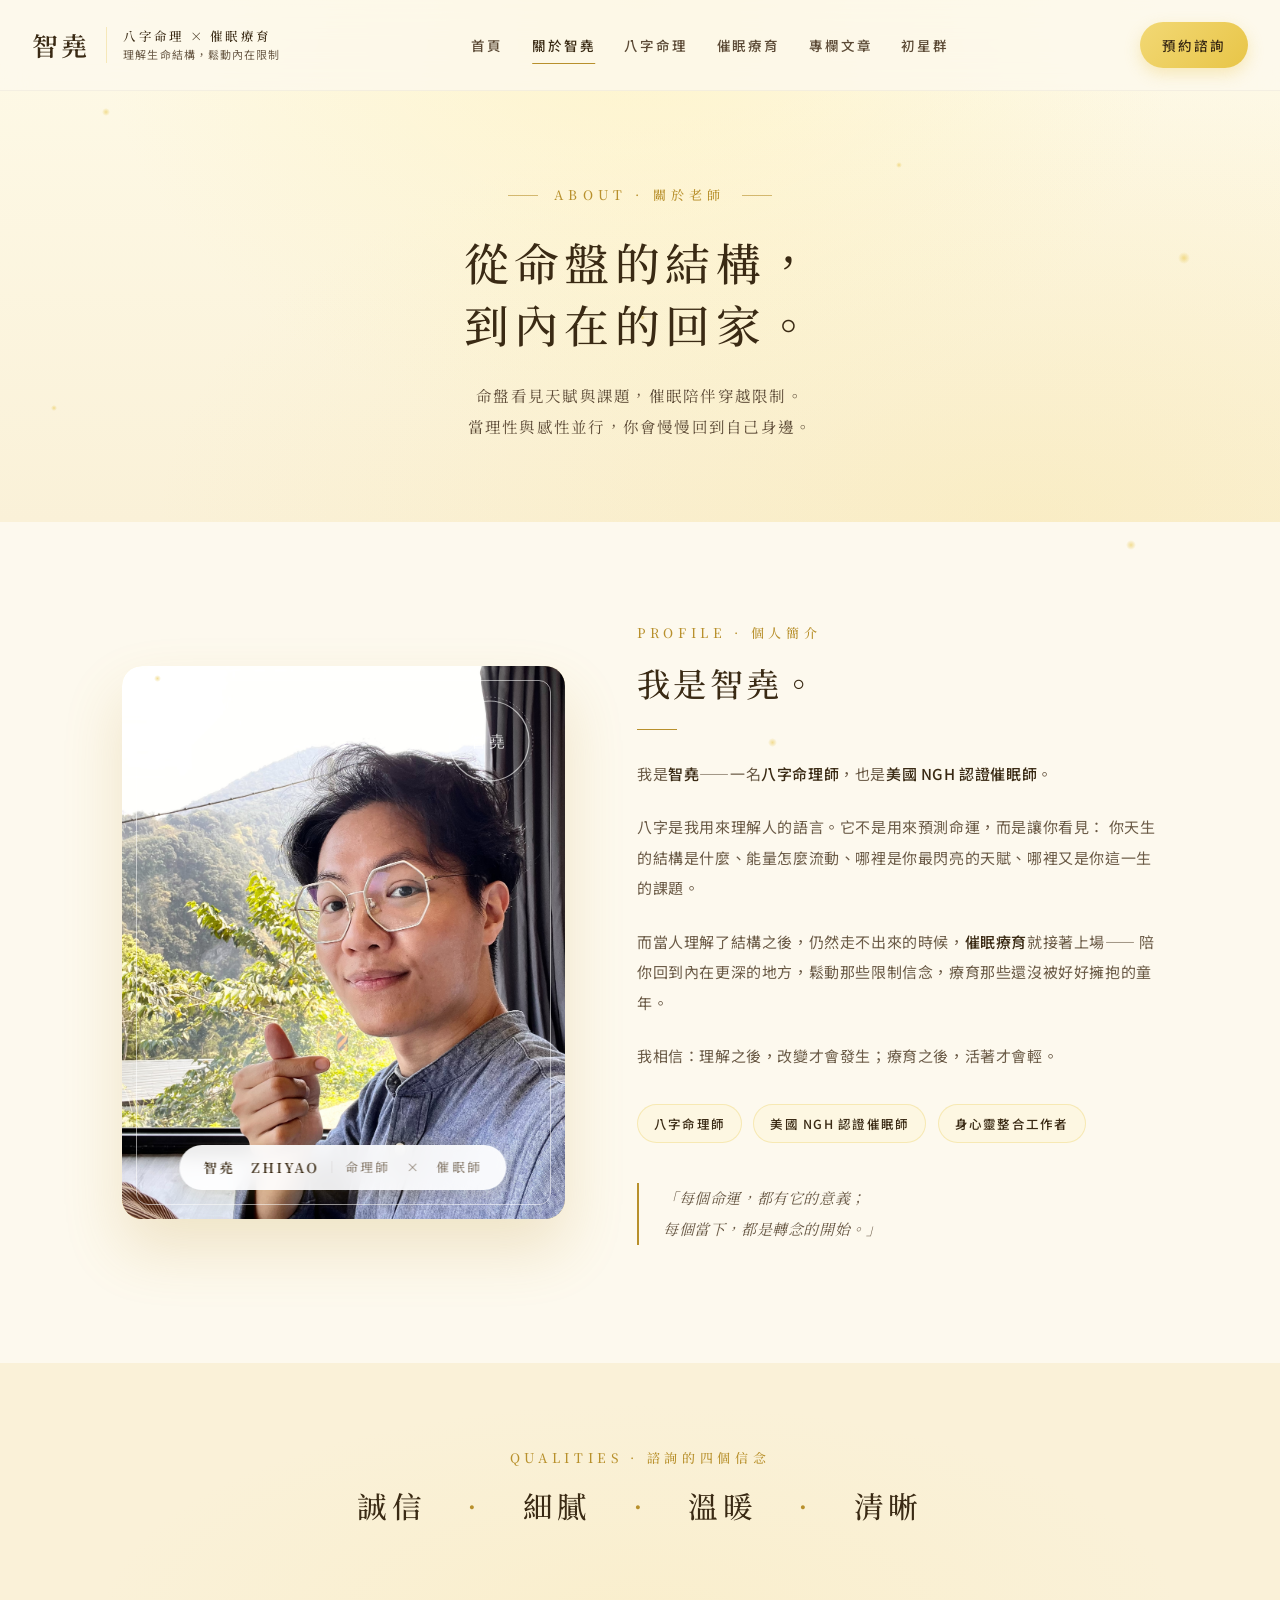
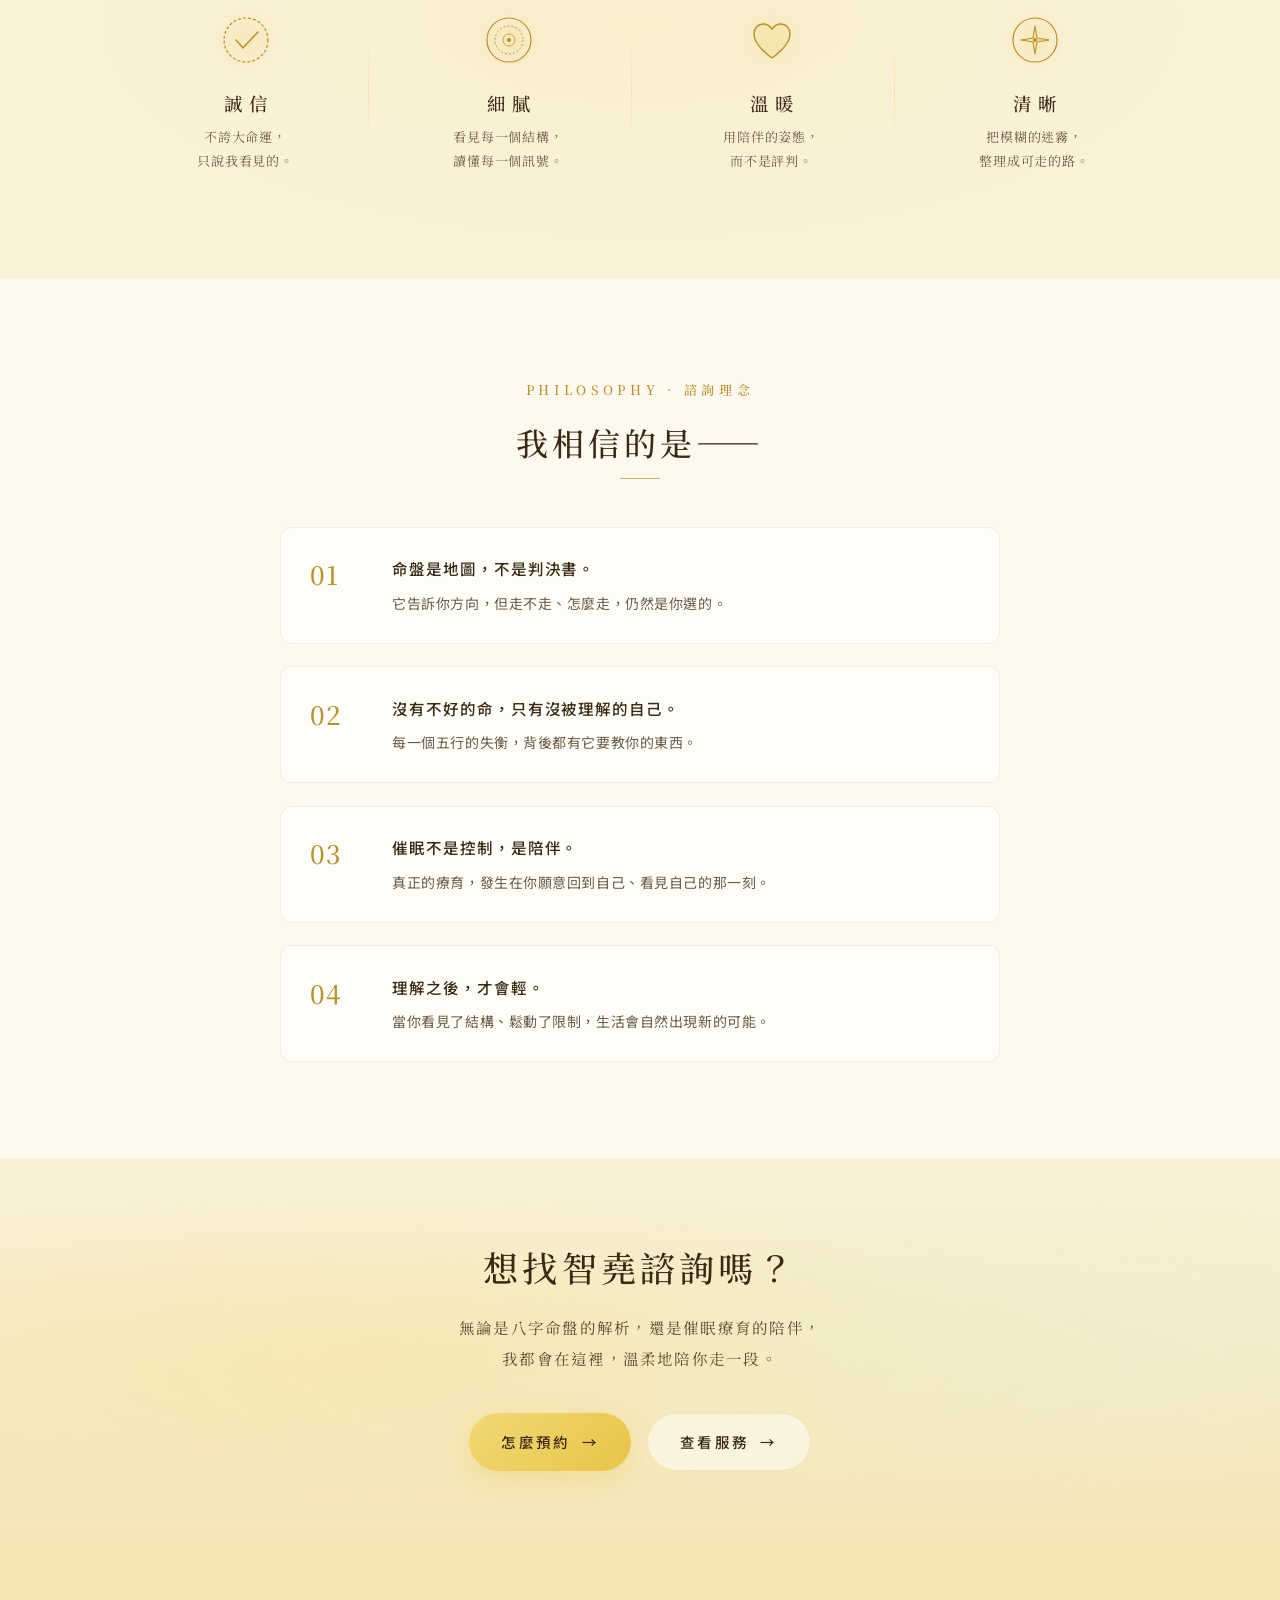
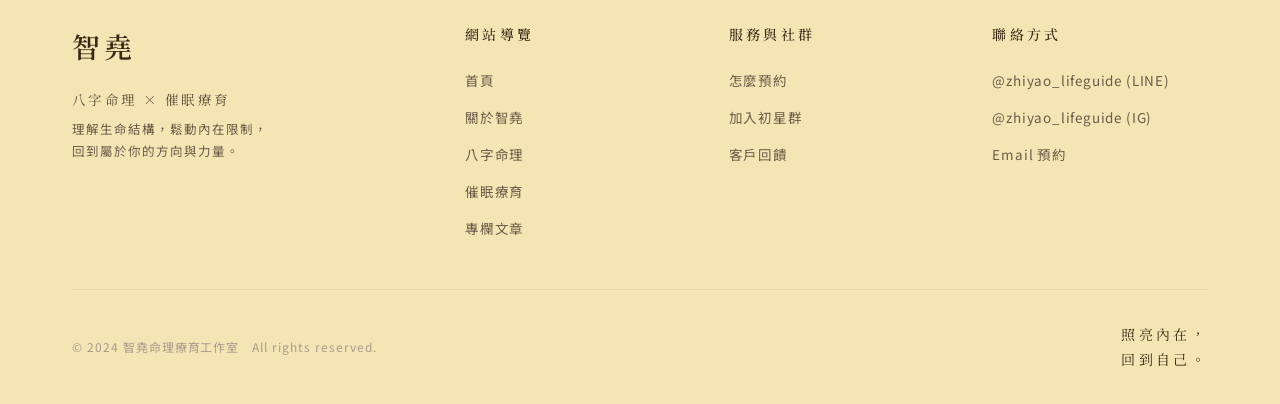
<file: about.html>
<!DOCTYPE html>
<html lang="zh-Hant">
<head>
<meta charset="UTF-8">
<meta name="viewport" content="width=device-width, initial-scale=1.0">
<title>關於智堯｜八字命理師 × 美國 NGH 認證催眠師</title>
<meta name="description" content="智堯——八字命理師、美國 NGH 認證催眠師。以誠信、細膩、溫暖、清晰陪你看見自己。深耕命理與催眠研究，從命盤結構到內在療癒，陪伴你走進屬於自己的方向。">

<link rel="canonical" href="https://hannahchen6134.github.io/chihyao_subconscious/about.html">

<!-- Open Graph / Facebook / LINE 分享 -->
<meta property="og:type" content="website">
<meta property="og:site_name" content="智堯｜八字命理 × 催眠療育">
<meta property="og:locale" content="zh_TW">
<meta property="og:title" content="認識智堯｜八字命理師 × NGH 認證催眠師">
<meta property="og:description" content="誠信、細膩、溫暖、清晰——四個信念支撐著智堯的諮詢工作。從命盤結構到內在療癒，陪你看見自己。">
<meta property="og:url" content="https://hannahchen6134.github.io/chihyao_subconscious/about.html">
<meta property="og:image" content="https://hannahchen6134.github.io/chihyao_subconscious/zhiyao.jpg">
<meta property="og:image:width" content="1200">
<meta property="og:image:height" content="630">

<!-- Twitter Card -->
<meta name="twitter:card" content="summary_large_image">
<meta name="twitter:title" content="認識智堯｜八字命理師 × NGH 認證催眠師">
<meta name="twitter:description" content="誠信、細膩、溫暖、清晰——四個信念支撐著智堯的諮詢工作。從命盤結構到內在療癒，陪你看見自己。">
<meta name="twitter:image" content="https://hannahchen6134.github.io/chihyao_subconscious/zhiyao.jpg">

<!-- Favicon (待補：請放一張 favicon.ico 在根目錄) -->
<link rel="icon" type="image/x-icon" href="https://hannahchen6134.github.io/chihyao_subconscious/favicon.ico">

<link rel="preconnect" href="https://fonts.googleapis.com">
<link rel="preconnect" href="https://fonts.gstatic.com" crossorigin>
<link href="https://fonts.googleapis.com/css2?family=Noto+Serif+TC:wght@400;500;600;700&family=Noto+Sans+TC:wght@300;400;500;600&display=swap" rel="stylesheet">
<link rel="stylesheet" href="shared.css">
<style>
  /* === 響應式微調（蓋過 shared.css）=== */
  .qualities-head h2 {
    word-break: keep-all;
    text-wrap: balance;
    text-wrap: pretty;
  }
  @media (max-width: 768px) {
    .qualities-head h2 {
      font-size: 1.4rem;
      letter-spacing: 0.06em;
      line-height: 1.7;
      padding: 0 1.4rem;
    }
    .qualities-head h2 .accent {
      margin: 0 0.2rem;
    }
  }
  @media (max-width: 480px) {
    .qualities-head h2 {
      font-size: 1.2rem;
      letter-spacing: 0.04em;
    }
  }
  .page-header h1, .page-header p {
    word-break: keep-all;
    text-wrap: balance;
    text-wrap: pretty;
  }
</style>
</head>
<body>

<div class="bg-dots" aria-hidden="true">
  <div class="bg-dot"></div><div class="bg-dot"></div><div class="bg-dot"></div><div class="bg-dot"></div>
  <div class="bg-dot"></div><div class="bg-dot"></div><div class="bg-dot"></div><div class="bg-dot"></div>
</div>

<!-- NAV -->
<nav class="nav" id="nav">
  <div class="nav-inner">
    <a href="index.html" class="nav-brand">
      <span class="nav-brand-mark">智堯</span>
      <span class="nav-brand-tag">
        <span class="nav-brand-tag-main">八字命理 × 催眠療育</span>
        <span class="nav-brand-tag-sub">理解生命結構，鬆動內在限制</span>
      </span>
    </a>
    <ul class="nav-menu">
      <li><a href="index.html">首頁</a></li>
      <li><a href="about.html" class="active">關於智堯</a></li>
      <li><a href="bazi.html">八字命理</a></li>
      <li><a href="hypno.html">催眠療育</a></li>
      <li><a href="column.html">專欄文章</a></li>
      <li><a href="community.html">初星群</a></li>
    </ul>
    <a href="booking.html" class="nav-cta">預約諮詢</a>
    <button class="nav-hamburger" id="hamburger" aria-label="選單"><span></span><span></span><span></span></button>
  </div>
</nav>
<div class="nav-overlay" id="navOverlay"></div>
<aside class="nav-drawer" id="navDrawer" aria-hidden="true">
  <ul>
    <li><a href="index.html">首頁</a></li>
    <li><a href="about.html">關於智堯</a></li>
    <li><a href="bazi.html">八字命理</a></li>
    <li><a href="hypno.html">催眠療育</a></li>
    <li><a href="column.html">專欄文章</a></li>
    <li><a href="community.html">初星群</a></li>
    <li><a href="booking.html">怎麼預約</a></li>
  </ul>
  <a href="booking.html" class="nav-drawer-cta">預約諮詢</a>
</aside>

<!-- Page Header -->
<header class="page-header">
  <div class="page-header-deco">
    <svg viewBox="0 0 1200 400" preserveAspectRatio="none" style="width:100%;height:100%;">
      <g opacity="0.55" transform="translate(80, 40)">
        <path d="M0,200 Q40,120 30,40" stroke="#B8902C" stroke-width="1" fill="none"/>
        <ellipse cx="22" cy="80" rx="9" ry="3" fill="#7E9479" opacity="0.6" transform="rotate(-30 22 80)"/>
        <ellipse cx="32" cy="120" rx="10" ry="3" fill="#7E9479" opacity="0.5" transform="rotate(15 32 120)"/>
        <ellipse cx="20" cy="160" rx="9" ry="3" fill="#7E9479" opacity="0.55" transform="rotate(-20 20 160)"/>
      </g>
      <g opacity="0.55" transform="translate(1080, 60)">
        <path d="M0,180 Q-30,100 -10,30" stroke="#B8902C" stroke-width="1" fill="none"/>
        <ellipse cx="-20" cy="80" rx="9" ry="3" fill="#7E9479" opacity="0.55" transform="rotate(20 -20 80)"/>
        <ellipse cx="-10" cy="120" rx="10" ry="3" fill="#7E9479" opacity="0.6" transform="rotate(-15 -10 120)"/>
        <ellipse cx="-25" cy="150" rx="9" ry="3" fill="#7E9479" opacity="0.5" transform="rotate(25 -25 150)"/>
      </g>
    </svg>
  </div>
  <div class="page-header-inner">
    <div class="fade-in"><span class="page-eyebrow">ABOUT  ·  關於老師</span></div>
    <h1 class="fade-in delay-1">從命盤的結構，<br>到內在的回家。</h1>
    <p class="fade-in delay-2">命盤看見天賦與課題，催眠陪伴穿越限制。<br>當理性與感性並行，你會慢慢回到自己身邊。</p>
  </div>
</header>

<!-- 個人介紹 -->
<section class="about-detail">
  <div class="about-detail-inner">
    <div class="about-detail-portrait fade-in">
      <img src="zhiyao.jpg" alt="智堯" class="portrait-img" onerror="this.style.display='none'">
      <div class="portrait-fallback">
        <span>PORTRAIT</span>
        <small>請放入 zhiyao.jpg</small>
      </div>
      <svg class="portrait-deco" width="100" height="100" viewBox="0 0 100 100" aria-hidden="true">
        <circle cx="50" cy="50" r="40" fill="none" stroke="rgba(255,255,255,0.7)" stroke-width="1.2"/>
        <circle cx="50" cy="50" r="44" fill="none" stroke="rgba(255,255,255,0.4)" stroke-width="0.8" stroke-dasharray="2 2"/>
        <text x="50" y="56" text-anchor="middle" fill="rgba(255,255,255,0.95)"
              font-family="serif" font-size="16" letter-spacing="3" font-weight="500">智堯</text>
      </svg>
      <div class="portrait-tag">
        <span class="portrait-name">智堯　ZHIYAO</span>
        <span class="portrait-divider"></span>
        <span class="portrait-role">命理師　×　催眠師</span>
      </div>
    </div>
    <div class="about-detail-content">
      <div class="fade-in">
        <span class="eyebrow">PROFILE  ·  個人簡介</span>
        <h2>我是智堯。</h2>
        <div class="divider"></div>
      </div>
      <p class="fade-in delay-1">
        我是<strong>智堯</strong>——一名<strong>八字命理師</strong>，也是<strong>美國 NGH 認證催眠師</strong>。
      </p>
      <p class="fade-in delay-1">
        八字是我用來理解人的語言。它不是用來預測命運，而是讓你看見：
        你天生的結構是什麼、能量怎麼流動、哪裡是你最閃亮的天賦、哪裡又是你這一生的課題。
      </p>
      <p class="fade-in delay-2">
        而當人理解了結構之後，仍然走不出來的時候，<strong>催眠療育</strong>就接著上場——
        陪你回到內在更深的地方，鬆動那些限制信念，療育那些還沒被好好擁抱的童年。
      </p>
      <p class="fade-in delay-2">
        我相信：理解之後，改變才會發生；療育之後，活著才會輕。
      </p>
      <div class="about-credentials fade-in delay-3">
        <span class="cred-pill">八字命理師</span>
        <span class="cred-pill">美國 NGH 認證催眠師</span>
        <span class="cred-pill">身心靈整合工作者</span>
      </div>
      <p class="about-quote fade-in delay-3">
        「每個命運，都有它的意義；<br>
        每個當下，都是轉念的開始。」
      </p>
    </div>
  </div>
</section>

<!-- 四大信念 -->
<section class="qualities">
  <div class="qualities-head fade-in">
    <span class="eyebrow">QUALITIES  ·  諮詢的四個信念</span>
    <h2>誠信　<span class="accent">·</span>　細膩　<span class="accent">·</span>　溫暖　<span class="accent">·</span>　清晰</h2>
  </div>
  <div class="qualities-grid">
    <div class="quality-item fade-in">
      <div class="quality-icon">
        <svg viewBox="0 0 64 64" fill="none"><circle cx="32" cy="32" r="22" stroke="#B8902C" stroke-width="1.2" stroke-dasharray="3 2"/><path d="M22,32 L29,40 L44,24" stroke="#B8902C" stroke-width="1.5" stroke-linecap="round" fill="none"/></svg>
      </div>
      <h4>誠信</h4>
      <p>不誇大命運，<br>只說我看見的。</p>
    </div>
    <div class="quality-item fade-in delay-1">
      <div class="quality-icon">
        <svg viewBox="0 0 64 64" fill="none"><circle cx="32" cy="32" r="22" stroke="#B8902C" stroke-width="1.2"/><circle cx="32" cy="32" r="14" stroke="#B8902C" stroke-width="0.9" stroke-dasharray="2 2"/><circle cx="32" cy="32" r="6" stroke="#B8902C" stroke-width="0.8"/><circle cx="32" cy="32" r="2" fill="#B8902C"/></svg>
      </div>
      <h4>細膩</h4>
      <p>看見每一個結構，<br>讀懂每一個訊號。</p>
    </div>
    <div class="quality-item fade-in delay-2">
      <div class="quality-icon">
        <svg viewBox="0 0 64 64" fill="none"><path d="M32,50 C32,50 14,38 14,26 C14,20 18,16 23,16 C27,16 30,18 32,21 C34,18 37,16 41,16 C46,16 50,20 50,26 C50,38 32,50 32,50 Z" stroke="#B8902C" stroke-width="1.4" fill="rgba(232,197,71,0.12)"/></svg>
      </div>
      <h4>溫暖</h4>
      <p>用陪伴的姿態，<br>而不是評判。</p>
    </div>
    <div class="quality-item fade-in delay-3">
      <div class="quality-icon">
        <svg viewBox="0 0 64 64" fill="none"><circle cx="32" cy="32" r="22" stroke="#B8902C" stroke-width="1.2"/><path d="M32,18 L34,30 L46,32 L34,34 L32,46 L30,34 L18,32 L30,30 Z" stroke="#B8902C" stroke-width="1" fill="rgba(232,197,71,0.18)"/><circle cx="32" cy="32" r="2" fill="#B8902C"/></svg>
      </div>
      <h4>清晰</h4>
      <p>把模糊的迷霧，<br>整理成可走的路。</p>
    </div>
  </div>
</section>

<!-- 諮詢理念 -->
<section class="philosophy">
  <div class="container-narrow">
    <div class="philosophy-inner fade-in">
      <span class="eyebrow">PHILOSOPHY  ·  諮詢理念</span>
      <h2>我相信的是——</h2>
      <div class="philosophy-divider"></div>
      <ul class="philosophy-list">
        <li><span class="num">01</span><div><strong>命盤是地圖，不是判決書。</strong>它告訴你方向，但走不走、怎麼走，仍然是你選的。</div></li>
        <li><span class="num">02</span><div><strong>沒有不好的命，只有沒被理解的自己。</strong>每一個五行的失衡，背後都有它要教你的東西。</div></li>
        <li><span class="num">03</span><div><strong>催眠不是控制，是陪伴。</strong>真正的療育，發生在你願意回到自己、看見自己的那一刻。</div></li>
        <li><span class="num">04</span><div><strong>理解之後，才會輕。</strong>當你看見了結構、鬆動了限制，生活會自然出現新的可能。</div></li>
      </ul>
    </div>
  </div>
</section>

<!-- CTA -->
<section class="cta-strip">
  <div class="cta-strip-inner fade-in">
    <h2>想找智堯諮詢嗎？</h2>
    <p>無論是八字命盤的解析，還是催眠療育的陪伴，<br>我都會在這裡，溫柔地陪你走一段。</p>
    <div class="cta-strip-actions">
      <a href="booking.html" class="btn btn-primary">怎麼預約 <span class="btn-arrow">→</span></a>
      <a href="bazi.html" class="btn btn-ghost">查看服務 <span class="btn-arrow">→</span></a>
    </div>
  </div>
</section>

<!-- Footer -->
<footer class="footer">
  <div class="footer-inner">
    <div class="footer-grid">
      <div class="footer-brand">
        <div class="footer-brand-mark">智堯</div>
        <div class="footer-tag">八字命理 × 催眠療育</div>
        <div class="footer-tag-sub">理解生命結構，鬆動內在限制，<br>回到屬於你的方向與力量。</div>
      </div>
      <div class="footer-col">
        <h5>網站導覽</h5>
        <ul>
          <li><a href="index.html">首頁</a></li>
          <li><a href="about.html">關於智堯</a></li>
          <li><a href="bazi.html">八字命理</a></li>
          <li><a href="hypno.html">催眠療育</a></li>
          <li><a href="column.html">專欄文章</a></li>
        </ul>
      </div>
      <div class="footer-col">
        <h5>服務與社群</h5>
        <ul>
          <li><a href="booking.html">怎麼預約</a></li>
          <li><a href="community.html">加入初星群</a></li>
          <li><a href="testimonials.html">客戶回饋</a></li>
        </ul>
      </div>
      <div class="footer-col">
        <h5>聯絡方式</h5>
        <ul>
          <li><a href="#">@zhiyao_lifeguide (LINE)</a></li>
          <li><a href="#">@zhiyao_lifeguide (IG)</a></li>
          <li><a href="mailto:">Email 預約</a></li>
        </ul>
      </div>
    </div>
    <div class="footer-bottom">
      <div class="footer-copyright">© 2024 智堯命理療育工作室　All rights reserved.</div>
      <div class="footer-slogan">照亮內在，<br>回到自己。</div>
    </div>
  </div>
</footer>

<script src="shared.js"></script>
</body>
</html>
</file>
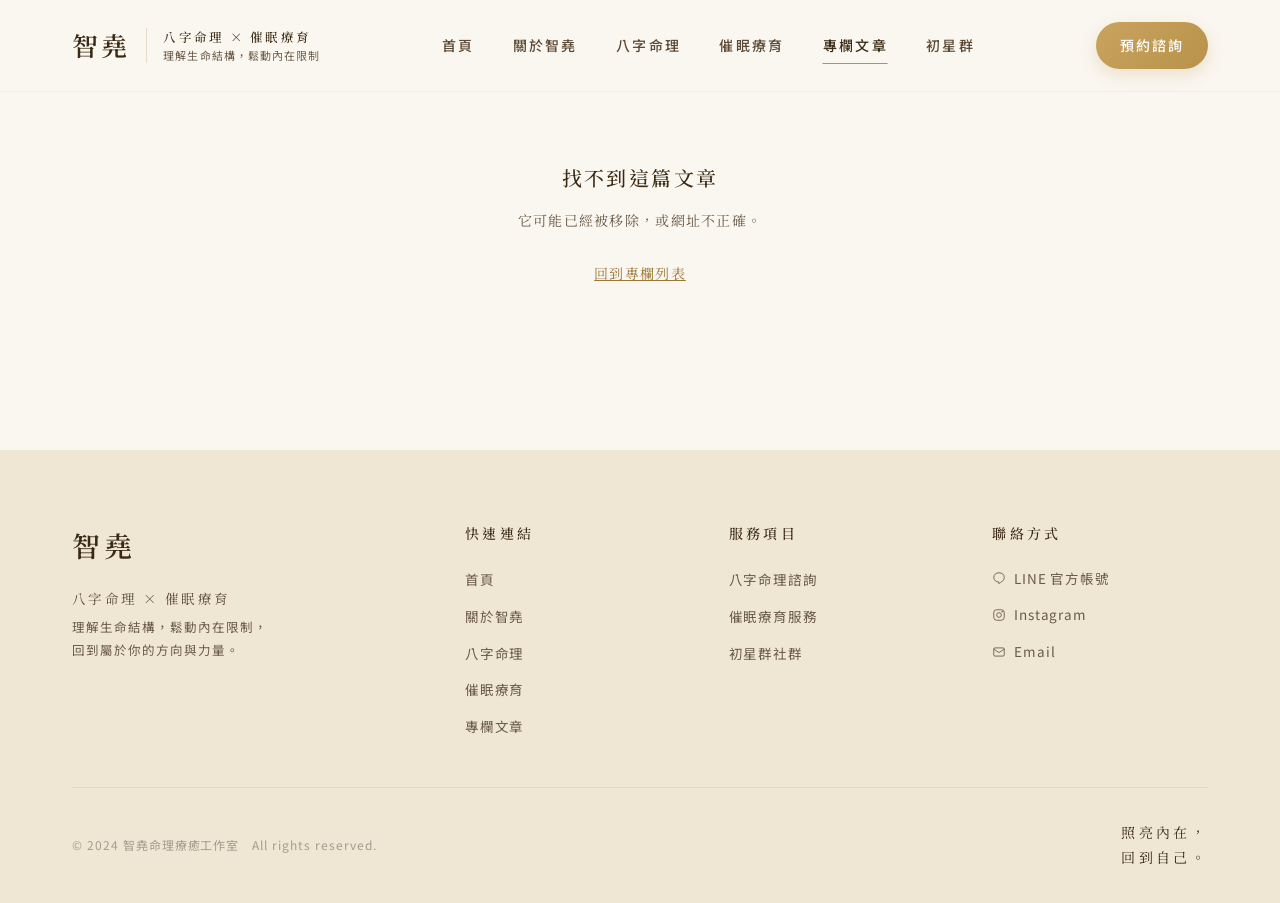
<file: article-template.html>
<!DOCTYPE html>
<html lang="zh-Hant">
<head>
<meta charset="UTF-8">
<meta name="viewport" content="width=device-width, initial-scale=1.0">
<!--
  ============================================
  文章模板使用說明：
  1. 複製這個檔案，改名為 article-001.html、article-002.html 等
  2. 修改 <title> 與下方所有「【請替換】」標記的位置
  3. 文章內容寫在 <article class="article-content"> 區塊內
  ============================================
-->
<title>如何知道自己的人生方向？從八字看天賦與人生題｜智堯專欄</title>
<meta name="description" content="很多人來找我，問的不是吉凶禍福，而是『我究竟適合做什麼？』八字其實能給你一個非常清楚的方向。">
<link rel="preconnect" href="https://fonts.googleapis.com">
<link rel="preconnect" href="https://fonts.gstatic.com" crossorigin>
<link href="https://fonts.googleapis.com/css2?family=Noto+Serif+TC:wght@400;500;600;700&family=Noto+Sans+TC:wght@300;400;500;600&display=swap" rel="stylesheet">
<style>
:root {
  --color-gold: #B8924A;
  --color-gold-deep: #9C7838;
  --color-gold-light: rgba(184, 146, 74, 0.15);
  --color-gold-border: rgba(184, 146, 74, 0.28);
  --color-brown-deep: #3A2A14;
  --color-brown-medium: #5C4A36;
  --color-brown-soft: #8B7B6B;
  --color-text-primary: #3A2A14;
  --color-text-secondary: #6B5B47;
  --color-text-tertiary: #A89B8C;
  --color-bg-primary: #FAF6F0;
  --color-bg-secondary: #F5EFE4;
  --color-bg-tertiary: #EFE6D3;
  --color-bg-card: #FFFFFF;
  --color-border: rgba(90, 70, 50, 0.08);
  --color-border-soft: rgba(90, 70, 50, 0.05);
  --color-border-hover: rgba(184, 146, 74, 0.32);
  --font-serif: 'Noto Serif TC', serif;
  --font-sans: 'Noto Sans TC', sans-serif;
  --radius-sm: 6px;
  --radius-md: 12px;
  --radius-lg: 20px;
}

*, *::before, *::after { box-sizing: border-box; margin: 0; padding: 0; }
html { scroll-behavior: smooth; -webkit-text-size-adjust: 100%; }
body {
  font-family: var(--font-sans);
  color: var(--color-text-primary);
  background: var(--color-bg-primary);
  line-height: 1.7;
  letter-spacing: 0.02em;
  overflow-x: hidden;
  -webkit-font-smoothing: antialiased;
}
a { color: inherit; text-decoration: none; }
button { font-family: inherit; cursor: pointer; border: none; background: none; }
img, svg { display: block; max-width: 100%; }
button, a, label { -webkit-tap-highlight-color: transparent; }
:focus-visible { outline: 2px solid var(--color-gold); outline-offset: 3px; border-radius: 2px; }

h1, h2, h3, h4 {
  font-family: var(--font-serif);
  color: var(--color-brown-deep);
  font-weight: 500;
  letter-spacing: 0.04em;
  line-height: 1.5;
}

/* ============================================
   NAV (與首頁一致)
   ============================================ */
.nav {
  position: fixed;
  top: 0;
  left: 0;
  right: 0;
  z-index: 100;
  padding: 1.4rem 0;
  background: rgba(250, 246, 240, 0.78);
  backdrop-filter: blur(16px);
  -webkit-backdrop-filter: blur(16px);
  border-bottom: 1px solid var(--color-border-soft);
  transition: background 0.4s ease, padding 0.4s ease;
}
.nav.scrolled {
  padding: 1rem 0;
  background: rgba(250, 246, 240, 0.94);
  box-shadow: 0 1px 24px rgba(90, 70, 50, 0.04);
}
.nav-inner {
  max-width: 1200px;
  margin: 0 auto;
  padding: 0 2rem;
  display: flex;
  align-items: center;
  justify-content: space-between;
  gap: 2rem;
}
.nav-brand { display: flex; align-items: center; gap: 1rem; }
.nav-brand-mark {
  font-family: var(--font-serif);
  font-size: 26px;
  font-weight: 600;
  color: var(--color-brown-deep);
  letter-spacing: 0.12em;
}
.nav-brand-tag {
  display: flex;
  flex-direction: column;
  border-left: 1px solid var(--color-gold-border);
  padding-left: 1rem;
  line-height: 1.5;
}
.nav-brand-tag-main {
  font-family: var(--font-serif);
  font-size: 12.5px;
  font-weight: 500;
  color: var(--color-brown-deep);
  letter-spacing: 0.18em;
}
.nav-brand-tag-sub {
  font-size: 11px;
  color: var(--color-text-secondary);
  letter-spacing: 0.1em;
}
.nav-menu { display: flex; align-items: center; gap: 2.4rem; list-style: none; }
.nav-menu a {
  font-size: 14px;
  font-weight: 500;
  color: var(--color-brown-medium);
  letter-spacing: 0.16em;
  position: relative;
  padding: 0.4rem 0;
  transition: color 0.3s ease;
}
.nav-menu a::after {
  content: '';
  position: absolute;
  bottom: -2px;
  left: 50%;
  width: 0;
  height: 1px;
  background: var(--color-gold);
  transition: all 0.4s ease;
  transform: translateX(-50%);
}
.nav-menu a:hover, .nav-menu a.active { color: var(--color-brown-deep); }
.nav-menu a:hover::after, .nav-menu a.active::after { width: 100%; }
.nav-cta {
  display: inline-flex;
  align-items: center;
  padding: 0.7rem 1.5rem;
  background: linear-gradient(135deg, #C9A45F 0%, #B8924A 100%);
  color: #fff;
  font-size: 14px;
  font-weight: 500;
  letter-spacing: 0.14em;
  border-radius: 999px;
  box-shadow: 0 6px 16px rgba(184, 146, 74, 0.22);
  transition: all 0.4s ease;
}
.nav-cta:hover { transform: translateY(-1px); box-shadow: 0 10px 24px rgba(184, 146, 74, 0.32); }
.nav-hamburger { display: none; flex-direction: column; gap: 5px; padding: 8px; z-index: 110; }
.nav-hamburger span { display: block; width: 22px; height: 1.5px; background: var(--color-brown-deep); border-radius: 2px; }
.nav-hamburger.open span { transform: none; opacity: 1; }
.nav-drawer {
  position: fixed; top: 0; right: -100%;
  width: 80%; max-width: 320px; height: 100vh;
  background: var(--color-bg-primary);
  padding: 5rem 2rem 2rem;
  z-index: 105;
  transition: right 0.5s cubic-bezier(0.65, 0, 0.35, 1);
  border-left: 1px solid var(--color-border);
  box-shadow: -10px 0 40px rgba(90, 70, 50, 0.08);
}
.nav-drawer.open { right: 0; }
.nav-drawer ul { list-style: none; }
.nav-drawer li { border-bottom: 1px solid var(--color-border); }
.nav-drawer a {
  display: block;
  padding: 1.2rem 0;
  font-family: var(--font-serif);
  font-size: 16px;
  color: var(--color-brown-deep);
  letter-spacing: 0.18em;
}
.nav-drawer-cta {
  display: block;
  margin-top: 2rem;
  padding: 1rem;
  background: linear-gradient(135deg, #C9A45F 0%, #B8924A 100%);
  color: #fff !important;
  text-align: center;
  border-radius: 999px;
  letter-spacing: 0.14em;
  font-weight: 500;
}
.nav-overlay {
  position: fixed; inset: 0;
  background: rgba(58, 42, 20, 0.4);
  backdrop-filter: blur(4px);
  z-index: 102;
  opacity: 0; pointer-events: none;
  transition: opacity 0.4s ease;
}
.nav-overlay.open { opacity: 1; pointer-events: all; }

/* ============================================
   ARTICLE HERO (封面)
   ============================================ */
.article-hero {
  position: relative;
  padding-top: 6.5rem;
  background: var(--color-bg-primary);
}
.article-hero-meta {
  max-width: 760px;
  margin: 0 auto;
  padding: 3rem 2rem 2rem;
  text-align: center;
}
.article-breadcrumb {
  display: inline-flex;
  align-items: center;
  gap: 0.6rem;
  font-size: 12.5px;
  color: var(--color-text-secondary);
  letter-spacing: 0.16em;
  margin-bottom: 2rem;
}
.article-breadcrumb a {
  transition: color 0.3s ease;
}
.article-breadcrumb a:hover { color: var(--color-gold-deep); }
.article-breadcrumb-sep { color: var(--color-text-tertiary); }
.article-category {
  display: inline-block;
  padding: 0.4rem 1rem;
  background: var(--color-gold-light);
  color: var(--color-gold-deep);
  border-radius: 999px;
  font-size: 12px;
  font-weight: 500;
  letter-spacing: 0.2em;
  margin-bottom: 1.6rem;
}
.article-title {
  font-size: clamp(1.8rem, 3.5vw, 2.4rem);
  font-weight: 500;
  line-height: 1.55;
  letter-spacing: 0.06em;
  color: var(--color-brown-deep);
  margin-bottom: 1.6rem;
  text-wrap: balance;
}
.article-meta-row {
  display: flex;
  align-items: center;
  justify-content: center;
  gap: 1.5rem;
  font-size: 13px;
  color: var(--color-text-secondary);
  letter-spacing: 0.1em;
  flex-wrap: wrap;
}
.article-meta-author {
  display: flex;
  align-items: center;
  gap: 0.6rem;
}
.article-meta-author-avatar {
  width: 32px;
  height: 32px;
  border-radius: 50%;
  background: linear-gradient(135deg, #F0E4CC, #C9A77A);
  display: flex;
  align-items: center;
  justify-content: center;
  font-family: var(--font-serif);
  font-size: 14px;
  color: #fff;
  font-weight: 500;
  letter-spacing: 0;
}
.article-meta-divider {
  width: 1px;
  height: 12px;
  background: var(--color-border);
}

/* 封面圖 */
.article-cover-img {
  max-width: 920px;
  margin: 2rem auto 0;
  padding: 0 2rem;
}
.article-cover-img-inner {
  aspect-ratio: 16 / 9;
  border-radius: var(--radius-lg);
  overflow: hidden;
  position: relative;
  box-shadow: 0 24px 48px rgba(90, 70, 50, 0.08);
}
.article-cover-img-inner svg { width: 100%; height: 100%; }

/* ============================================
   ARTICLE CONTENT
   ============================================ */
.article-content {
  max-width: 720px;
  margin: 0 auto;
  padding: 5rem 2rem;
}
.article-content p {
  font-family: var(--font-serif);
  font-size: 16.5px;
  color: var(--color-brown-medium);
  line-height: 2.1;
  letter-spacing: 0.06em;
  margin-bottom: 1.6rem;
}
.article-content p strong {
  color: var(--color-brown-deep);
  font-weight: 600;
}
.article-content p em {
  color: var(--color-gold-deep);
  font-style: normal;
  background: linear-gradient(transparent 60%, rgba(184, 146, 74, 0.18) 60%);
  padding: 0 0.1em;
}
.article-content h2 {
  font-size: 1.55rem;
  font-weight: 500;
  letter-spacing: 0.08em;
  margin: 3.5rem 0 1.5rem;
  position: relative;
  padding-left: 1.4rem;
}
.article-content h2::before {
  content: '';
  position: absolute;
  left: 0;
  top: 50%;
  transform: translateY(-50%);
  width: 4px;
  height: 70%;
  background: linear-gradient(180deg, var(--color-gold), transparent);
  border-radius: 2px;
}
.article-content h3 {
  font-size: 1.2rem;
  font-weight: 500;
  letter-spacing: 0.06em;
  margin: 2.5rem 0 1.2rem;
  color: var(--color-brown-deep);
}
.article-content blockquote {
  margin: 2.5rem 0;
  padding: 1.8rem 2rem;
  background: var(--color-bg-secondary);
  border-left: 3px solid var(--color-gold);
  border-radius: 0 var(--radius-md) var(--radius-md) 0;
  font-family: var(--font-serif);
  font-size: 16px;
  color: var(--color-brown-deep);
  line-height: 1.95;
  letter-spacing: 0.06em;
}
.article-content blockquote p:last-child { margin-bottom: 0; }
.article-content ul, .article-content ol {
  margin: 1.5rem 0 1.6rem 1.5rem;
  padding-left: 0.5rem;
}
.article-content li {
  font-family: var(--font-serif);
  font-size: 16.5px;
  color: var(--color-brown-medium);
  line-height: 2;
  letter-spacing: 0.06em;
  margin-bottom: 0.7rem;
}
.article-content ul li::marker { color: var(--color-gold); }
.article-content ol li::marker { color: var(--color-gold-deep); font-weight: 500; }

.article-content img,
.article-content .article-figure {
  margin: 2.5rem 0;
  border-radius: var(--radius-md);
  overflow: hidden;
  box-shadow: 0 12px 32px rgba(90, 70, 50, 0.06);
}
.article-content figure {
  margin: 2.5rem 0;
}
.article-content figure svg {
  width: 100%;
  border-radius: var(--radius-md);
}
.article-content figcaption {
  text-align: center;
  font-size: 13px;
  color: var(--color-text-tertiary);
  margin-top: 0.8rem;
  letter-spacing: 0.06em;
}

.article-divider {
  display: flex;
  align-items: center;
  justify-content: center;
  gap: 1rem;
  margin: 4rem 0;
  color: var(--color-gold);
}
.article-divider::before, .article-divider::after {
  content: '';
  height: 1px;
  flex: 1;
  background: linear-gradient(90deg, transparent, var(--color-gold-border), transparent);
}
.article-divider span {
  font-family: var(--font-serif);
  font-size: 14px;
  letter-spacing: 0.4em;
}

/* ============================================
   ARTICLE FOOTER (作者卡 + CTA)
   ============================================ */
.article-bottom {
  max-width: 720px;
  margin: 0 auto;
  padding: 0 2rem;
}
.author-card {
  display: flex;
  gap: 1.6rem;
  align-items: center;
  padding: 2rem;
  background: var(--color-bg-secondary);
  border-radius: var(--radius-lg);
  border: 1px solid var(--color-border);
  margin-bottom: 4rem;
}
.author-avatar {
  width: 72px;
  height: 72px;
  border-radius: 50%;
  background: linear-gradient(135deg, #F0E4CC, #C9A77A);
  display: flex;
  align-items: center;
  justify-content: center;
  font-family: var(--font-serif);
  font-size: 26px;
  color: #fff;
  font-weight: 500;
  flex-shrink: 0;
}
.author-info h4 {
  font-size: 1.05rem;
  margin-bottom: 0.3rem;
  letter-spacing: 0.1em;
}
.author-info p {
  font-size: 13.5px;
  color: var(--color-text-secondary);
  line-height: 1.85;
  letter-spacing: 0.04em;
}

.article-cta {
  text-align: center;
  padding: 4rem 2.5rem;
  background:
    radial-gradient(ellipse at 50% 30%, rgba(244, 220, 168, 0.4) 0%, transparent 60%),
    linear-gradient(160deg, #FAEFD3 0%, #F0E4CC 100%);
  border-radius: var(--radius-lg);
  border: 1px solid var(--color-gold-border);
  margin-bottom: 4rem;
  position: relative;
  overflow: hidden;
}
.article-cta-eyebrow {
  font-family: var(--font-serif);
  font-size: 12.5px;
  letter-spacing: 0.32em;
  color: var(--color-gold-deep);
  margin-bottom: 1.2rem;
  display: inline-block;
}
.article-cta h3 {
  font-size: 1.5rem;
  letter-spacing: 0.08em;
  margin-bottom: 1rem;
  line-height: 1.6;
}
.article-cta p {
  font-family: var(--font-serif);
  font-size: 15px;
  color: var(--color-brown-medium);
  letter-spacing: 0.06em;
  line-height: 1.95;
  margin-bottom: 2rem;
  max-width: 460px;
  margin-left: auto;
  margin-right: auto;
}
.article-cta-btn {
  display: inline-flex;
  align-items: center;
  gap: 0.6rem;
  padding: 0.95rem 2rem;
  background: linear-gradient(135deg, #C9A45F 0%, #B8924A 100%);
  color: #fff;
  font-size: 14px;
  font-weight: 500;
  letter-spacing: 0.14em;
  border-radius: 999px;
  box-shadow: 0 8px 24px rgba(184, 146, 74, 0.22);
  transition: all 0.4s ease;
}
.article-cta-btn:hover {
  transform: translateY(-2px);
  box-shadow: 0 14px 32px rgba(184, 146, 74, 0.34);
}

/* ============================================
   SHARE BAR
   ============================================ */
.share-bar {
  margin: 0 auto 3rem;
  padding: 2rem 2rem 2rem;
  max-width: 720px;
  border-top: 1px solid var(--color-border);
  border-bottom: 1px solid var(--color-border);
  display: flex;
  align-items: center;
  justify-content: space-between;
  gap: 1.2rem;
  flex-wrap: wrap;
}
.share-label {
  font-family: var(--font-serif);
  font-size: 13.5px;
  color: var(--color-brown-medium);
  letter-spacing: 0.18em;
  display: flex;
  align-items: center;
  gap: 0.7rem;
}
.share-label::before {
  content: '';
  display: inline-block;
  width: 24px;
  height: 1px;
  background: var(--color-gold);
  opacity: 0.55;
}
.share-buttons {
  display: flex;
  align-items: center;
  gap: 0.5rem;
  flex-wrap: wrap;
}
.share-btn {
  display: inline-flex;
  align-items: center;
  justify-content: center;
  width: 42px;
  height: 42px;
  border-radius: 50%;
  background: var(--color-bg-secondary);
  border: 1px solid var(--color-border);
  color: var(--color-brown-deep);
  cursor: pointer;
  transition: all 0.3s ease;
  position: relative;
  padding: 0;
  font-family: var(--font-sans);
}
.share-btn:hover {
  background: var(--color-gold-light);
  border-color: var(--color-gold-border);
  color: var(--color-gold-deep);
  transform: translateY(-2px);
  box-shadow: 0 6px 14px rgba(184, 146, 74, 0.16);
}
.share-btn svg {
  width: 18px;
  height: 18px;
  display: block;
}
.share-btn[data-platform="line"]:hover { color: #06C755; }
.share-btn[data-platform="facebook"]:hover { color: #1877F2; }
.share-btn[data-platform="x"]:hover { color: #111; }
.share-btn[data-platform="threads"]:hover { color: #111; }
.share-btn[data-platform="native"] { background: linear-gradient(135deg, #C9A45F 0%, #B8924A 100%); color: #fff; border-color: transparent; }
.share-btn[data-platform="native"]:hover { color: #fff; box-shadow: 0 8px 18px rgba(184, 146, 74, 0.28); }

/* Tooltip 提示 */
.share-btn .tooltip {
  position: absolute;
  bottom: calc(100% + 8px);
  left: 50%;
  transform: translateX(-50%) translateY(4px);
  background: var(--color-brown-deep);
  color: #fff;
  font-size: 11.5px;
  letter-spacing: 0.1em;
  padding: 0.35rem 0.7rem;
  border-radius: 4px;
  white-space: nowrap;
  opacity: 0;
  pointer-events: none;
  transition: opacity 0.2s ease, transform 0.2s ease;
  font-family: var(--font-sans);
}
.share-btn:hover .tooltip {
  opacity: 1;
  transform: translateX(-50%) translateY(0);
}
.share-btn .tooltip::after {
  content: '';
  position: absolute;
  top: 100%;
  left: 50%;
  transform: translateX(-50%);
  border: 4px solid transparent;
  border-top-color: var(--color-brown-deep);
}

/* 複製成功 toast */
.copy-toast {
  position: fixed;
  bottom: 32px;
  left: 50%;
  transform: translateX(-50%) translateY(20px);
  background: var(--color-brown-deep);
  color: #fff;
  padding: 0.9rem 1.6rem;
  border-radius: 999px;
  font-size: 13.5px;
  letter-spacing: 0.1em;
  font-family: var(--font-serif);
  box-shadow: 0 8px 24px rgba(58, 42, 20, 0.24);
  opacity: 0;
  pointer-events: none;
  transition: opacity 0.3s ease, transform 0.3s ease;
  z-index: 1000;
  display: flex;
  align-items: center;
  gap: 0.5rem;
}
.copy-toast.visible {
  opacity: 1;
  transform: translateX(-50%) translateY(0);
}
.copy-toast svg { width: 16px; height: 16px; color: #B9D89C; }

/* ============================================
   RELATED ARTICLES
   ============================================ */
.related {
  background: var(--color-bg-secondary);
  padding: 5rem 0;
}
.related-inner {
  max-width: 1200px;
  margin: 0 auto;
  padding: 0 2rem;
}
.related-head {
  text-align: center;
  margin-bottom: 3rem;
}
.related-head .eyebrow {
  font-family: var(--font-serif);
  font-size: 13px;
  letter-spacing: 0.36em;
  color: var(--color-gold-deep);
  margin-bottom: 1rem;
  display: inline-block;
}
.related-head h3 {
  font-size: 1.6rem;
  font-weight: 500;
  letter-spacing: 0.1em;
}
.related-grid {
  display: grid;
  grid-template-columns: repeat(3, 1fr);
  gap: 1.8rem;
}
.related-card {
  background: var(--color-bg-card);
  border-radius: var(--radius-md);
  overflow: hidden;
  border: 1px solid var(--color-border);
  transition: all 0.5s ease;
  display: flex;
  flex-direction: column;
}
@media (hover: hover) {
  .related-card:hover {
    transform: translateY(-4px);
    box-shadow: 0 18px 40px rgba(90, 70, 50, 0.06);
    border-color: var(--color-gold-border);
  }
}
.related-cover {
  aspect-ratio: 16 / 10;
  position: relative;
}
.related-cover svg { width: 100%; height: 100%; display: block; }
.related-tag {
  position: absolute;
  top: 1rem;
  left: 1rem;
  padding: 0.3rem 0.8rem;
  background: rgba(255, 255, 255, 0.92);
  border-radius: 999px;
  font-size: 11px;
  font-weight: 500;
  letter-spacing: 0.14em;
  color: var(--color-brown-deep);
}
.related-body { padding: 1.4rem 1.4rem 1.2rem; flex: 1; display: flex; flex-direction: column; }
.related-card h4 {
  font-size: 1rem;
  font-weight: 500;
  line-height: 1.6;
  margin-bottom: 0.8rem;
  flex: 1;
}
.related-meta {
  font-size: 12px;
  color: var(--color-text-tertiary);
  letter-spacing: 0.1em;
}

/* ============================================
   FOOTER
   ============================================ */
.footer {
  background: var(--color-bg-tertiary);
  padding: 4.5rem 0 2rem;
}
.footer-inner { max-width: 1200px; margin: 0 auto; padding: 0 2rem; }
.footer-grid {
  display: grid;
  grid-template-columns: 1.6fr 1fr 1fr 1fr;
  gap: 3rem;
  padding-bottom: 3rem;
  border-bottom: 1px solid var(--color-border);
}
.footer-brand-mark {
  font-family: var(--font-serif);
  font-size: 28px;
  font-weight: 600;
  letter-spacing: 0.16em;
  color: var(--color-brown-deep);
  margin-bottom: 1rem;
}
.footer-tag {
  font-family: var(--font-serif);
  font-size: 13.5px;
  color: var(--color-brown-medium);
  letter-spacing: 0.18em;
  line-height: 1.8;
  margin-bottom: 0.4rem;
}
.footer-tag-sub {
  font-size: 12.5px;
  color: var(--color-text-secondary);
  letter-spacing: 0.08em;
  line-height: 1.8;
}
.footer-col h5 {
  font-family: var(--font-serif);
  font-size: 14px;
  font-weight: 500;
  color: var(--color-brown-deep);
  letter-spacing: 0.24em;
  margin-bottom: 1.2rem;
}
.footer-col ul { list-style: none; display: flex; flex-direction: column; gap: 0.6rem; }
.footer-col a {
  font-size: 13.5px;
  color: var(--color-text-secondary);
  letter-spacing: 0.06em;
  transition: color 0.3s ease;
  display: inline-flex;
  align-items: center;
  gap: 0.5rem;
}
.footer-col a:hover { color: var(--color-gold-deep); }
.footer-col a svg { width: 14px; height: 14px; flex-shrink: 0; }
.footer-bottom {
  padding-top: 2rem;
  display: flex;
  justify-content: space-between;
  align-items: center;
  flex-wrap: wrap;
  gap: 1.5rem;
}
.footer-copyright { font-size: 12px; color: var(--color-text-tertiary); letter-spacing: 0.08em; }
.footer-slogan {
  font-family: var(--font-serif);
  font-size: 14px;
  color: var(--color-brown-deep);
  letter-spacing: 0.24em;
  line-height: 1.8;
  text-align: right;
}

/* Fade in */
.fade-in {
  opacity: 0;
  transform: translateY(14px);
  transition: opacity 1.2s cubic-bezier(0.4, 0, 0.2, 1), transform 1.2s cubic-bezier(0.4, 0, 0.2, 1);
}
.fade-in.visible { opacity: 1; transform: translateY(0); }

/* Article subtitle (optional) */
.article-subtitle {
  font-family: var(--font-serif);
  font-size: 1.05rem;
  color: var(--color-brown-medium);
  letter-spacing: 0.06em;
  line-height: 1.9;
  margin-top: -0.6rem;
  margin-bottom: 1.6rem;
  max-width: 720px;
}

/* Cover image (img / svg fallback) */
.article-cover-img-inner img {
  width: 100%;
  height: 100%;
  object-fit: cover;
  display: block;
}
.article-cover-fallback {
  width: 100%;
  height: 100%;
}

/* hidden 屬性必須能蓋過 display:flex */
[hidden] { display: none !important; }

/* Loading / empty / setup / 404 states */
.articles-status {
  text-align: center;
  padding: 7rem 2rem;
  color: var(--color-text-secondary);
  font-family: var(--font-serif);
  letter-spacing: 0.08em;
  line-height: 2;
  min-height: 50vh;
  display: flex;
  flex-direction: column;
  justify-content: center;
  align-items: center;
}
.articles-status .loader-ring {
  width: 36px;
  height: 36px;
  border: 2px solid var(--color-gold-border);
  border-top-color: var(--color-gold);
  border-radius: 50%;
  margin-bottom: 1.4rem;
  animation: loader-spin 0.9s linear infinite;
}
@keyframes loader-spin { to { transform: rotate(360deg); } }
.articles-status h3 {
  font-size: 1.25rem;
  color: var(--color-brown-deep);
  margin-bottom: 0.8rem;
  letter-spacing: 0.12em;
}
.articles-status p {
  font-size: 14px;
  max-width: 460px;
}
.articles-status code {
  background: var(--color-gold-light);
  color: var(--color-gold-deep);
  padding: 0.15rem 0.5rem;
  border-radius: 4px;
  font-family: 'SF Mono', Consolas, monospace;
  font-size: 13px;
  letter-spacing: 0;
}

/* RWD */
@media (max-width: 1024px) {
  .nav-menu { gap: 1.6rem; }
  .nav-menu a { font-size: 13px; letter-spacing: 0.12em; }
  .nav-brand-tag { display: none; }
  .related-grid { grid-template-columns: repeat(2, 1fr); }
  .footer-grid { grid-template-columns: 1.4fr 1fr 1fr; }
  .footer-col:nth-child(4) { grid-column: span 3; }
}

@media (max-width: 768px) {
  .nav-menu, .nav-cta { display: none; }
  .nav-hamburger { display: flex; }
  .nav-inner { padding: 0 1.4rem; }
  .nav-brand-mark { font-size: 22px; }

  .article-hero-meta { padding: 2rem 1.4rem 1.5rem; }
  .article-title { font-size: 1.5rem; line-height: 1.65; letter-spacing: 0.04em; }
  .article-breadcrumb { font-size: 11.5px; letter-spacing: 0.12em; }
  .article-meta-row { font-size: 12px; gap: 1rem; }

  .article-cover-img { padding: 0 1.4rem; }

  .article-content { padding: 3rem 1.4rem; }
  .article-content p { font-size: 15.5px; line-height: 2; letter-spacing: 0.04em; }
  .article-content h2 { font-size: 1.3rem; margin: 2.5rem 0 1.2rem; letter-spacing: 0.06em; }
  .article-content h3 { font-size: 1.1rem; }
  .article-content blockquote { padding: 1.4rem 1.4rem; font-size: 14.5px; }
  .article-content li { font-size: 15.5px; }

  .article-bottom { padding: 0 1.4rem; }
  .author-card { flex-direction: column; text-align: center; padding: 1.6rem; gap: 1rem; }

  .article-cta { padding: 3rem 1.6rem; }
  .article-cta h3 { font-size: 1.25rem; letter-spacing: 0.06em; }
  .article-cta p { font-size: 14px; }

  .related { padding: 3.5rem 0; }
  .related-head h3 { font-size: 1.35rem; }
  .related-grid { grid-template-columns: 1fr; gap: 1.4rem; padding: 0 1.4rem; }
  .related-inner { padding: 0; }
  .related-head { padding: 0 1.4rem; }

  .share-bar {
    padding: 1.6rem 1.4rem;
    flex-direction: column;
    align-items: center;
    gap: 1rem;
  }
  .share-label { font-size: 12.5px; letter-spacing: 0.14em; }
  .share-btn { width: 40px; height: 40px; }

  .footer-grid { grid-template-columns: 1fr 1fr; gap: 2rem; }
  .footer-brand { grid-column: span 2; }
  .footer-col:nth-child(4) { grid-column: span 2; }
  .footer-bottom { flex-direction: column; align-items: flex-start; gap: 1rem; }
  .footer-slogan { text-align: left; font-size: 13px; }
}

@media (max-width: 420px) {
  .article-title { font-size: 1.35rem; }
  .nav-brand-mark { font-size: 20px; }
}
</style>
</head>
<body>

<nav class="nav" id="nav">
  <div class="nav-inner">
    <a href="index.html" class="nav-brand">
      <span class="nav-brand-mark">智堯</span>
      <span class="nav-brand-tag">
        <span class="nav-brand-tag-main">八字命理 × 催眠療育</span>
        <span class="nav-brand-tag-sub">理解生命結構，鬆動內在限制</span>
      </span>
    </a>
    <ul class="nav-menu">
      <li><a href="index.html">首頁</a></li>
      <li><a href="about.html">關於智堯</a></li>
      <li><a href="bazi.html">八字命理</a></li>
      <li><a href="hypno.html">催眠療育</a></li>
      <li><a href="column.html" class="active">專欄文章</a></li>
      <li><a href="community.html">初星群</a></li>
    </ul>
    <a href="booking.html" class="nav-cta">預約諮詢</a>
    <button class="nav-hamburger" id="hamburger" aria-label="選單">
      <span></span><span></span><span></span>
    </button>
  </div>
</nav>

<div class="nav-overlay" id="navOverlay"></div>
<aside class="nav-drawer" id="navDrawer" aria-hidden="true">
  <ul>
    <li><a href="index.html">首頁</a></li>
    <li><a href="about.html">關於智堯</a></li>
    <li><a href="bazi.html">八字命理</a></li>
    <li><a href="hypno.html">催眠療育</a></li>
    <li><a href="column.html">專欄文章</a></li>
    <li><a href="community.html">初星群</a></li>
    <li><a href="booking.html">怎麼預約</a></li>
  </ul>
  <a href="booking.html" class="nav-drawer-cta">預約諮詢</a>
</aside>

<!-- ============================================
     ARTICLE HERO（從 Sheets 動態載入）
     ============================================ -->

<!-- 載入狀態（蓋滿整個 main） -->
<div class="articles-status" id="articleLoading">
  <div class="loader-ring"></div>
  <p>正在載入文章⋯⋯</p>
</div>

<!-- 找不到文章 -->
<div class="articles-status" id="articleNotFound" hidden>
  <h3>找不到這篇文章</h3>
  <p>它可能已經被移除，或網址不正確。</p>
  <p style="margin-top:1.6rem;"><a href="column.html" style="color:var(--color-gold-deep);text-decoration:underline;">回到專欄列表</a></p>
</div>

<!-- 尚未設定 SHEET_ID -->
<div class="articles-status" id="articleSetup" hidden>
  <h3>專欄系統尚未連接資料來源</h3>
  <p>請開啟 <code>sheets-config.js</code>，把 <code>SHEET_ID</code> 換成你的 Google Sheet ID。</p>
</div>

<!-- 載入失敗 -->
<div class="articles-status" id="articleError" hidden>
  <h3>暫時無法載入文章</h3>
  <p>請稍後再試。</p>
</div>

<!-- 文章主體（先隱藏，資料載入後再顯示） -->
<div id="articleMain" hidden>

<section class="article-hero">
  <div class="article-hero-meta">
    <div class="article-breadcrumb fade-in">
      <a href="index.html">首頁</a>
      <span class="article-breadcrumb-sep">/</span>
      <a href="column.html">專欄文章</a>
      <span class="article-breadcrumb-sep">/</span>
      <span id="articleBreadcrumbCat"></span>
    </div>
    <div class="article-category fade-in" id="articleCategory"></div>
    <h1 class="article-title fade-in" id="articleTitle"></h1>
    <p class="article-subtitle fade-in" id="articleSubtitle" hidden></p>
    <div class="article-meta-row fade-in">
      <div class="article-meta-author">
        <div class="article-meta-author-avatar">智</div>
        <span>智堯</span>
      </div>
      <div class="article-meta-divider"></div>
      <span id="articleDate"></span>
      <div class="article-meta-divider"></div>
      <span id="articleReadTime"></span>
    </div>
  </div>

  <!-- 封面圖（從 Sheets 載入） -->
  <div class="article-cover-img fade-in">
    <div class="article-cover-img-inner" id="articleCover"></div>
  </div>
</section>

<!-- ============================================
     ARTICLE CONTENT（Markdown 從 Sheets 渲染）
     ============================================ -->
<article class="article-content" id="articleContent"></article>

<!-- ============================================
     AUTHOR CARD + CTA
     ============================================ -->
<div class="article-bottom">

  <!-- ============================================
       SHARE BAR
       ============================================ -->
  <div class="share-bar fade-in" id="shareBar">
    <span class="share-label">SHARE　·　分享這篇文章</span>
    <div class="share-buttons">
      <button class="share-btn" type="button" data-platform="line" aria-label="分享到 Line">
        <svg viewBox="0 0 24 24" fill="none" stroke="currentColor" stroke-width="1.6" stroke-linecap="round" stroke-linejoin="round" aria-hidden="true">
          <path d="M21 11c0-5-4-8-9-8s-9 3-9 8c0 4.5 4 7.5 8 8 0 0-1 2-0.5 2.5C11 22 15.5 18.5 16.5 18 19.5 16.5 21 14 21 11Z"/>
          <line x1="8" y1="10" x2="8" y2="13"/>
          <path d="M11 13V10l2 3v-3"/>
          <line x1="15" y1="10" x2="15" y2="13"/>
          <line x1="15" y1="10" x2="17" y2="10"/>
          <line x1="15" y1="11.5" x2="16.5" y2="11.5"/>
          <line x1="15" y1="13" x2="17" y2="13"/>
        </svg>
        <span class="tooltip">Line</span>
      </button>
      <button class="share-btn" type="button" data-platform="facebook" aria-label="分享到 Facebook">
        <svg viewBox="0 0 24 24" fill="currentColor" aria-hidden="true">
          <path d="M22 12a10 10 0 1 0-11.6 9.9v-7H7.9V12h2.5V9.8c0-2.5 1.5-3.9 3.8-3.9 1.1 0 2.2.2 2.2.2v2.5h-1.3c-1.2 0-1.6.8-1.6 1.6V12h2.8l-0.4 2.9h-2.3v7A10 10 0 0 0 22 12Z"/>
        </svg>
        <span class="tooltip">Facebook</span>
      </button>
      <button class="share-btn" type="button" data-platform="x" aria-label="分享到 X">
        <svg viewBox="0 0 24 24" fill="currentColor" aria-hidden="true">
          <path d="M17.5 3h3l-6.6 7.5L22 21h-6l-4.7-6.1L5.8 21H2.8l7-8L2 3h6.1l4.3 5.7L17.5 3Zm-1 16h1.7L7.7 5H5.9l10.6 14Z"/>
        </svg>
        <span class="tooltip">X / Twitter</span>
      </button>
      <button class="share-btn" type="button" data-platform="threads" aria-label="分享到 Threads">
        <svg viewBox="0 0 24 24" fill="currentColor" aria-hidden="true">
          <path d="M16.7 11.3c-.1 0-.2-.1-.3-.1-.2-2.7-1.6-4.2-4-4.2-1.5 0-2.7.6-3.5 1.8l1.4 1c.5-.8 1.3-1.2 2.1-1.2 1.1 0 1.9.6 2.3 1.7-.7-.1-1.4-.2-2.1-.1-2.1.1-3.4 1.3-3.3 2.9.1 1.7 1.5 2.8 3.3 2.7 1.6-.1 2.7-1 3.3-2.4.5.2 1 .6 1.2 1 .4.7.4 1.7-.1 2.7-.6 1.1-1.7 1.7-3.4 1.7-1.5 0-2.7-.5-3.5-1.4-.7-.9-1.1-2.1-1.2-3.7s.4-2.8 1.2-3.7c.8-.9 2-1.4 3.5-1.4 1.6 0 2.8.5 3.6 1.4.4.5.7 1 1 1.7l1.7-.5c-.3-.9-.7-1.6-1.3-2.2-1.1-1.3-2.8-1.9-4.9-2-2.1 0-3.8.6-4.9 2-1.1 1.3-1.7 3-1.7 5.2 0 2.2.6 4 1.7 5.2 1.1 1.4 2.8 2 4.9 2.1 2.3 0 3.9-.6 5-1.7s1.6-2.8 1.4-4.2c-.3-1.5-1.1-2.6-2.3-3.2Zm-3.6 3c-.7.1-1.3-.2-1.3-.9 0-.5.5-.9 1.5-1 .2 0 .5 0 .7.1.5 0 .9 0 1.4.2-.2 1-.9 1.5-2.3 1.6Z"/>
        </svg>
        <span class="tooltip">Threads</span>
      </button>
      <button class="share-btn" type="button" data-platform="copy" aria-label="複製文章連結">
        <svg viewBox="0 0 24 24" fill="none" stroke="currentColor" stroke-width="1.6" stroke-linecap="round" stroke-linejoin="round" aria-hidden="true">
          <path d="M10 13a5 5 0 0 0 7.07 0l3-3a5 5 0 0 0-7.07-7.07l-1 1"/>
          <path d="M14 11a5 5 0 0 0-7.07 0l-3 3a5 5 0 0 0 7.07 7.07l1-1"/>
        </svg>
        <span class="tooltip">複製連結</span>
      </button>
    </div>
  </div>

  <div class="author-card fade-in">
    <div class="author-avatar">智</div>
    <div class="author-info">
      <h4>智堯　ZHIYAO</h4>
      <p>八字命理師、美國 NGH 認證催眠師。<br>
      陪你看見生命的結構，回到內在的力量。</p>
    </div>
  </div>

  <div class="article-cta fade-in">
    <span class="article-cta-eyebrow">START  ·  開始你的探索</span>
    <h3>想更深入了解自己的命盤？</h3>
    <p>透過一對一八字諮詢，我會陪你看見人生的結構，<br>並一起釐清你正在面對的選擇。</p>
    <a href="booking.html" class="article-cta-btn">預約諮詢 →</a>
  </div>

</div>

<!-- ============================================
     RELATED ARTICLES（從 Sheets 動態載入）
     ============================================ -->
<section class="related" id="relatedSection" hidden>
  <div class="related-inner">
    <div class="related-head">
      <span class="eyebrow">RELATED  ·  延伸閱讀</span>
      <h3>你可能也會想看</h3>
    </div>
    <div class="related-grid" id="relatedGrid"></div>
  </div>
</section>

</div>
<!-- /articleMain -->

<!-- ============================================
     FOOTER
     ============================================ -->
<footer class="footer">
  <div class="footer-inner">
    <div class="footer-grid">
      <div class="footer-brand">
        <div class="footer-brand-mark">智堯</div>
        <div class="footer-tag">八字命理 × 催眠療育</div>
        <div class="footer-tag-sub">理解生命結構，鬆動內在限制，<br>回到屬於你的方向與力量。</div>
      </div>
      <div class="footer-col">
        <h5>快速連結</h5>
        <ul>
          <li><a href="index.html">首頁</a></li>
          <li><a href="about.html">關於智堯</a></li>
          <li><a href="bazi.html">八字命理</a></li>
          <li><a href="hypno.html">催眠療育</a></li>
          <li><a href="column.html">專欄文章</a></li>
        </ul>
      </div>
      <div class="footer-col">
        <h5>服務項目</h5>
        <ul>
          <li><a href="bazi.html">八字命理諮詢</a></li>
          <li><a href="hypno.html">催眠療育服務</a></li>
          <li><a href="community.html">初星群社群</a></li>
        </ul>
      </div>
      <div class="footer-col">
        <h5>聯絡方式</h5>
        <ul>
          <li><a href="#"><svg viewBox="0 0 24 24" fill="none" stroke="currentColor" stroke-width="1.5"><path d="M21,11 C21,6 17,3 12,3 C7,3 3,6 3,11 C3,15.5 7,19 12,19 C12,19 11,21 11.5,21.5 C12,22 16,18.5 17,18 C19.5,16.5 21,14 21,11 Z"/></svg>LINE 官方帳號</a></li>
          <li><a href="#"><svg viewBox="0 0 24 24" fill="none" stroke="currentColor" stroke-width="1.5"><rect x="3" y="3" width="18" height="18" rx="5"/><circle cx="12" cy="12" r="4"/><circle cx="17.5" cy="6.5" r="0.7" fill="currentColor"/></svg>Instagram</a></li>
          <li><a href="mailto:"><svg viewBox="0 0 24 24" fill="none" stroke="currentColor" stroke-width="1.5"><rect x="3" y="5" width="18" height="14" rx="2"/><path d="M3,7 L12,13 L21,7"/></svg>Email</a></li>
        </ul>
      </div>
    </div>
    <div class="footer-bottom">
      <div class="footer-copyright">© 2024 智堯命理療癒工作室　All rights reserved.</div>
      <div class="footer-slogan">照亮內在，<br>回到自己。</div>
    </div>
  </div>
</footer>

<!-- 複製成功提示 toast -->
<div class="copy-toast" id="copyToast" role="status" aria-live="polite">
  <svg viewBox="0 0 24 24" fill="none" stroke="currentColor" stroke-width="2.5" stroke-linecap="round" stroke-linejoin="round"><polyline points="20 6 9 17 4 12"/></svg>
  <span>已複製連結</span>
</div>

<script src="sheets-config.js"></script>
<script src="sheets-loader.js"></script>
<script>
  // ===== Nav scroll =====
  var nav = document.getElementById('nav');
  window.addEventListener('scroll', function() {
    if (window.scrollY > 40) nav.classList.add('scrolled');
    else nav.classList.remove('scrolled');
  });

  // ===== Hamburger =====
  var hamburger = document.getElementById('hamburger');
  var drawer = document.getElementById('navDrawer');
  var overlay = document.getElementById('navOverlay');
  function closeDrawer() {
    hamburger.classList.remove('open');
    drawer.classList.remove('open');
    overlay.classList.remove('open');
    drawer.setAttribute('aria-hidden', 'true');
  }
  hamburger.addEventListener('click', function() {
    var isOpen = drawer.classList.contains('open');
    if (isOpen) closeDrawer();
    else {
      hamburger.classList.add('open');
      drawer.classList.add('open');
      overlay.classList.add('open');
      drawer.setAttribute('aria-hidden', 'false');
    }
  });
  overlay.addEventListener('click', closeDrawer);
  drawer.querySelectorAll('a').forEach(function(a) { a.addEventListener('click', closeDrawer); });

  // ===== Generic fade-in observer =====
  var fadeObserver = new IntersectionObserver(function(entries) {
    entries.forEach(function(entry) {
      if (entry.isIntersecting) {
        entry.target.classList.add('visible');
        fadeObserver.unobserve(entry.target);
      }
    });
  }, { threshold: 0.12, rootMargin: '0px 0px -40px 0px' });
  function observeFades(root) {
    (root || document).querySelectorAll('.fade-in').forEach(function(el) { fadeObserver.observe(el); });
  }

  // ============================================
  // Article reader — fetch from Sheets by ?id=XXX
  // ============================================
  (function() {
    var loading = document.getElementById('articleLoading');
    var notFound = document.getElementById('articleNotFound');
    var setupNeeded = document.getElementById('articleSetup');
    var errorBox = document.getElementById('articleError');
    var main = document.getElementById('articleMain');

    var CATEGORY_COLORS = {
      bazi:     ['#EFE6D3', '#B8924A'],
      hypno:    ['#E8EEDF', '#A8B89C'],
      case:     ['#F4DDD2', '#A87560'],
      practice: ['#F0E4CC', '#C9A77A']
    };
    var CATEGORY_MAP = {
      '八字思維': 'bazi',
      '療育心得': 'hypno',
      '療癒心情': 'hypno',
      '療育心情': 'hypno',
      '案例分享': 'case',
      '日常練習': 'practice'
    };
    function getCategoryKey(c) { return CATEGORY_MAP[c] || 'bazi'; }

    function escapeHtml(s) {
      var d = document.createElement('div');
      d.textContent = String(s == null ? '' : s);
      return d.innerHTML;
    }
    function escapeAttr(s) {
      return String(s == null ? '' : s)
        .replace(/&/g, '&amp;').replace(/"/g, '&quot;')
        .replace(/</g, '&lt;').replace(/>/g, '&gt;');
    }

    function showOnly(el) {
      [loading, notFound, setupNeeded, errorBox, main].forEach(function(node) {
        if (!node) return;
        if (node === el) node.removeAttribute('hidden');
        else node.setAttribute('hidden', '');
      });
    }

    function getQueryId() {
      var m = window.location.search.match(/[?&]id=([^&]+)/);
      return m ? decodeURIComponent(m[1]) : null;
    }

    function estimateReadTime(content) {
      // 中文約每分鐘 350 字
      var chars = (content || '').replace(/\s/g, '').length;
      var min = Math.max(1, Math.round(chars / 350));
      return '閱讀時間 ' + min + ' 分鐘';
    }

    function formatDate(d) {
      return (d || '').replace(/-/g, '.');
    }

    function renderCover(article) {
      var cover = document.getElementById('articleCover');
      if (article.cover) {
        cover.innerHTML = '<img src="' + escapeAttr(article.cover) + '" alt="' + escapeAttr(article.title) + '" onerror="this.parentNode.innerHTML=\'\'">';
      } else {
        var key = getCategoryKey(article.category);
        var colors = CATEGORY_COLORS[key] || CATEGORY_COLORS.bazi;
        cover.innerHTML = '<div class="article-cover-fallback" style="background:linear-gradient(135deg,' + colors[0] + ' 0%,' + colors[1] + ' 100%)"></div>';
      }
    }

    function renderArticle(article) {
      // 麵包屑分類
      document.getElementById('articleBreadcrumbCat').textContent = article.category || '';
      // 分類徽章
      document.getElementById('articleCategory').textContent = article.category || '';
      // 標題
      document.getElementById('articleTitle').textContent = article.title || '';
      // 副標
      var subEl = document.getElementById('articleSubtitle');
      if (article.subtitle) {
        subEl.textContent = article.subtitle;
        subEl.removeAttribute('hidden');
      }
      // 日期
      document.getElementById('articleDate').textContent = formatDate(article.date);
      // 閱讀時間
      document.getElementById('articleReadTime').textContent = estimateReadTime(article.content);
      // 封面
      renderCover(article);
      // 內文 (Markdown)
      document.getElementById('articleContent').innerHTML = window.renderMarkdown(article.content || '');
      // 頁面標題
      document.title = article.title + '｜智堯專欄';
    }

    function renderRelated(allArticles, currentId) {
      var others = allArticles.filter(function(a) { return a.id !== currentId; });
      if (!others.length) return;

      // 取最多 3 篇
      var picks = others.slice(0, 3);
      var grid = document.getElementById('relatedGrid');
      grid.innerHTML = picks.map(function(a) {
        var key = getCategoryKey(a.category);
        var colors = CATEGORY_COLORS[key] || CATEGORY_COLORS.bazi;
        var coverHtml = a.cover
          ? '<img src="' + escapeAttr(a.cover) + '" alt="' + escapeAttr(a.title) + '" loading="lazy" style="width:100%;height:100%;object-fit:cover;display:block;" onerror="this.style.display=\'none\'">'
          : '<div class="article-cover-fallback" style="background:linear-gradient(135deg,' + colors[0] + ' 0%,' + colors[1] + ' 100%)"></div>';
        return '<a href="article-template.html?id=' + encodeURIComponent(a.id) + '" class="related-card">' +
          '<div class="related-cover">' +
            '<span class="related-tag">' + escapeHtml(a.category) + '</span>' +
            coverHtml +
          '</div>' +
          '<div class="related-body">' +
            '<h4>' + escapeHtml(a.title) + '</h4>' +
            '<div class="related-meta">' + escapeHtml(formatDate(a.date)) + '</div>' +
          '</div>' +
        '</a>';
      }).join('');
      document.getElementById('relatedSection').removeAttribute('hidden');
    }

    function init() {
      var cfg = window.SHEETS_CONFIG;
      if (!cfg || !cfg.SHEET_ID || /XXXXX/.test(cfg.SHEET_ID)) {
        showOnly(setupNeeded);
        return;
      }

      var id = getQueryId();
      if (!id) {
        showOnly(notFound);
        return;
      }

      window.fetchArticles().then(function(articles) {
        var article = articles.find(function(a) { return a.id === id; });
        if (!article) {
          showOnly(notFound);
          return;
        }
        renderArticle(article);
        renderRelated(articles, id);
        showOnly(main);
        observeFades(main);
        window.scrollTo(0, 0);
      }).catch(function() {
        showOnly(errorBox);
      });
    }

    if (document.readyState === 'loading') {
      document.addEventListener('DOMContentLoaded', init);
    } else {
      init();
    }
  })();

  // ============================================
  // Share buttons
  // ============================================
  (function() {
    var shareBar = document.getElementById('shareBar');
    var toast = document.getElementById('copyToast');
    if (!shareBar) return;

    function getShareData() {
      var title = document.querySelector('.article-title');
      var titleText = title ? title.textContent.trim() : document.title;
      return {
        url: window.location.href,
        title: titleText,
        text: titleText + ' — 智堯專欄'
      };
    }

    function showToast(msg) {
      if (!toast) return;
      var span = toast.querySelector('span');
      if (span && msg) span.textContent = msg;
      toast.classList.add('visible');
      clearTimeout(showToast._t);
      showToast._t = setTimeout(function() {
        toast.classList.remove('visible');
      }, 2200);
    }

    function copyLink(url) {
      if (navigator.clipboard && navigator.clipboard.writeText) {
        navigator.clipboard.writeText(url).then(function() {
          showToast('已複製連結');
        }).catch(fallbackCopy);
      } else {
        fallbackCopy();
      }
      function fallbackCopy() {
        var ta = document.createElement('textarea');
        ta.value = url;
        ta.style.position = 'fixed';
        ta.style.opacity = '0';
        document.body.appendChild(ta);
        ta.select();
        try { document.execCommand('copy'); showToast('已複製連結'); }
        catch (e) { showToast('複製失敗，請手動複製'); }
        document.body.removeChild(ta);
      }
    }

    function openPopup(url) {
      var w = 600, h = 540;
      var left = (window.screen.width - w) / 2;
      var top = (window.screen.height - h) / 2;
      window.open(url, '_blank', 'width=' + w + ',height=' + h + ',left=' + left + ',top=' + top + ',noopener,noreferrer');
    }

    shareBar.addEventListener('click', function(e) {
      var btn = e.target.closest('.share-btn');
      if (!btn) return;
      var platform = btn.dataset.platform;
      var data = getShareData();
      var u = encodeURIComponent(data.url);
      var t = encodeURIComponent(data.title);

      if (platform === 'copy') {
        copyLink(data.url);
      } else if (platform === 'line') {
        openPopup('https://social-plugins.line.me/lineit/share?url=' + u + '&text=' + t);
      } else if (platform === 'facebook') {
        openPopup('https://www.facebook.com/sharer/sharer.php?u=' + u);
      } else if (platform === 'x') {
        openPopup('https://twitter.com/intent/tweet?url=' + u + '&text=' + t);
      } else if (platform === 'threads') {
        openPopup('https://www.threads.net/intent/post?text=' + t + '%20' + u);
      } else if (platform === 'native') {
        if (navigator.share) {
          navigator.share({ title: data.title, text: data.text, url: data.url }).catch(function(){});
        } else {
          copyLink(data.url);
        }
      }
    });

    // 手機（支援 Web Share API）改用原生分享按鈕，更直覺
    if (navigator.share && /Mobi|Android|iPhone/i.test(navigator.userAgent)) {
      var copyBtn = shareBar.querySelector('[data-platform="copy"]');
      if (copyBtn) {
        copyBtn.setAttribute('data-platform', 'native');
        copyBtn.setAttribute('aria-label', '分享給朋友');
        var tip = copyBtn.querySelector('.tooltip');
        if (tip) tip.textContent = '分享給朋友';
      }
    }
  })();
</script>

</body>
</html>
</file>
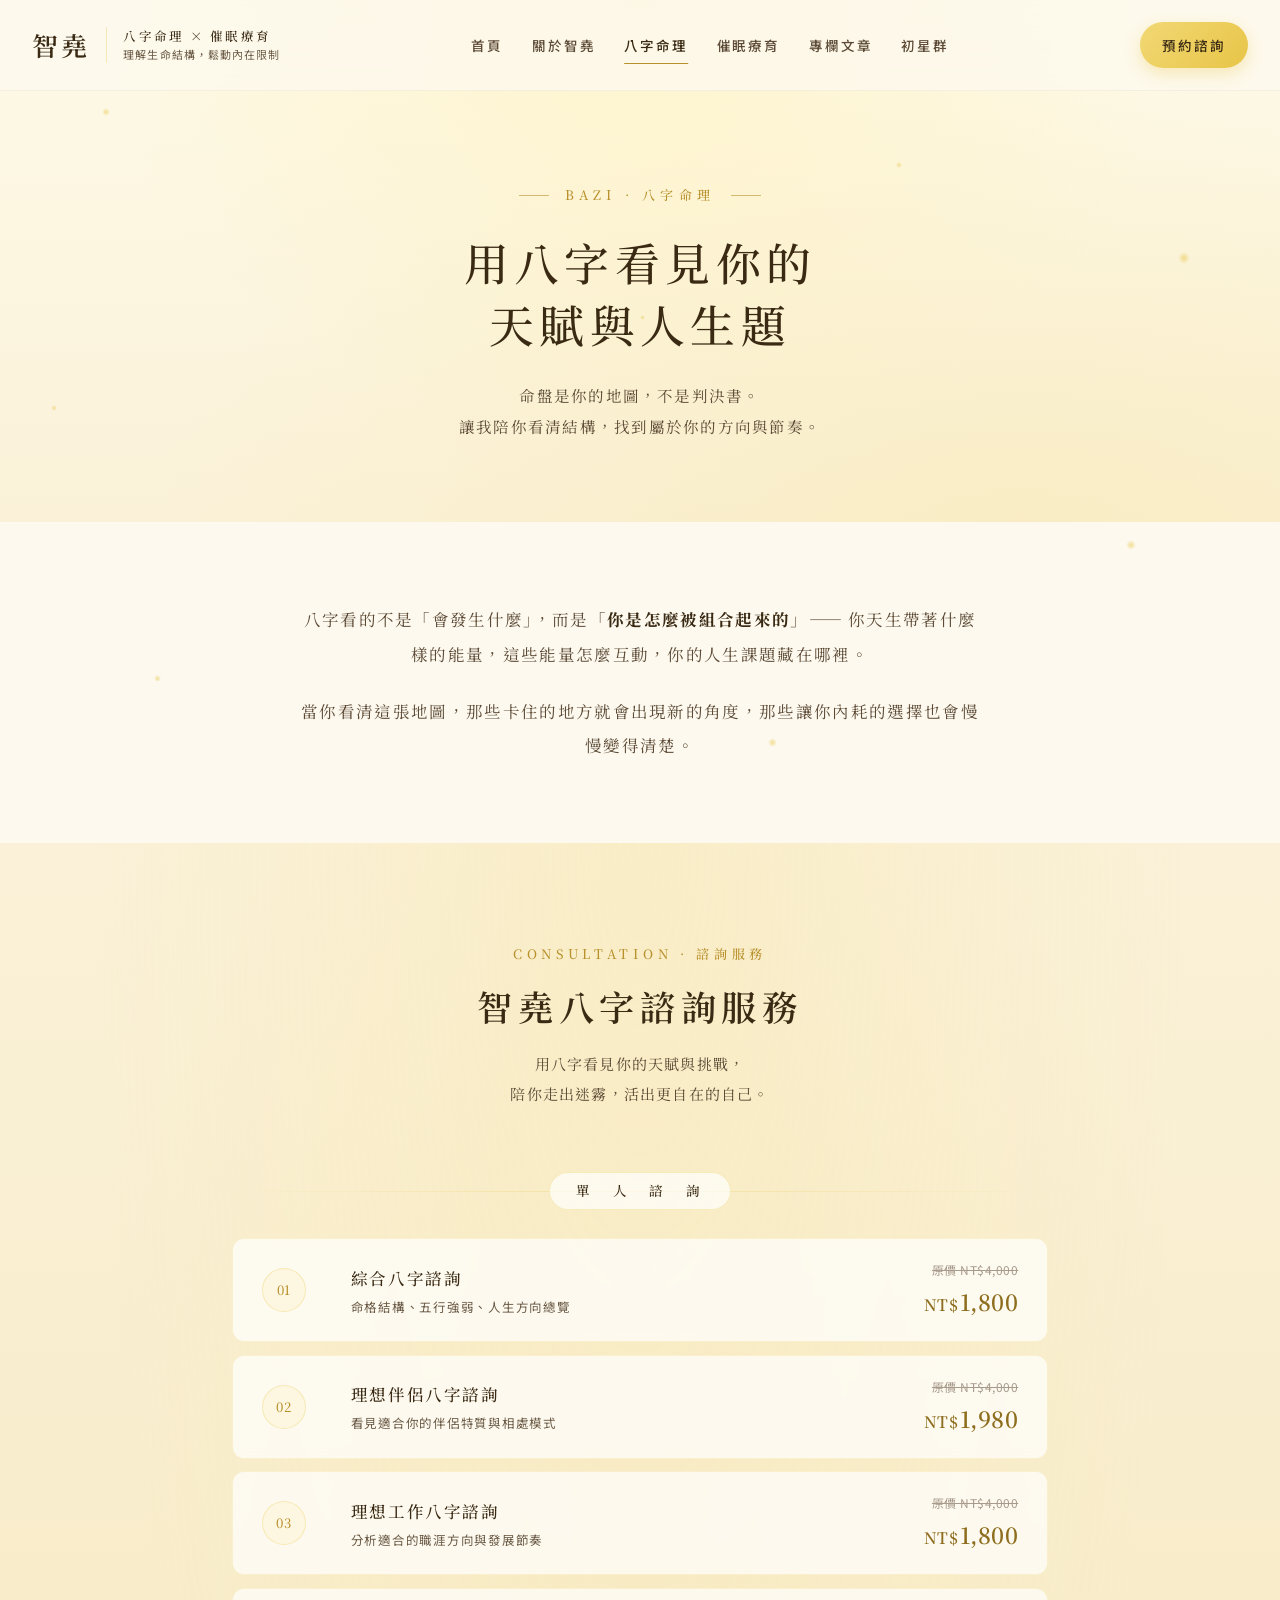
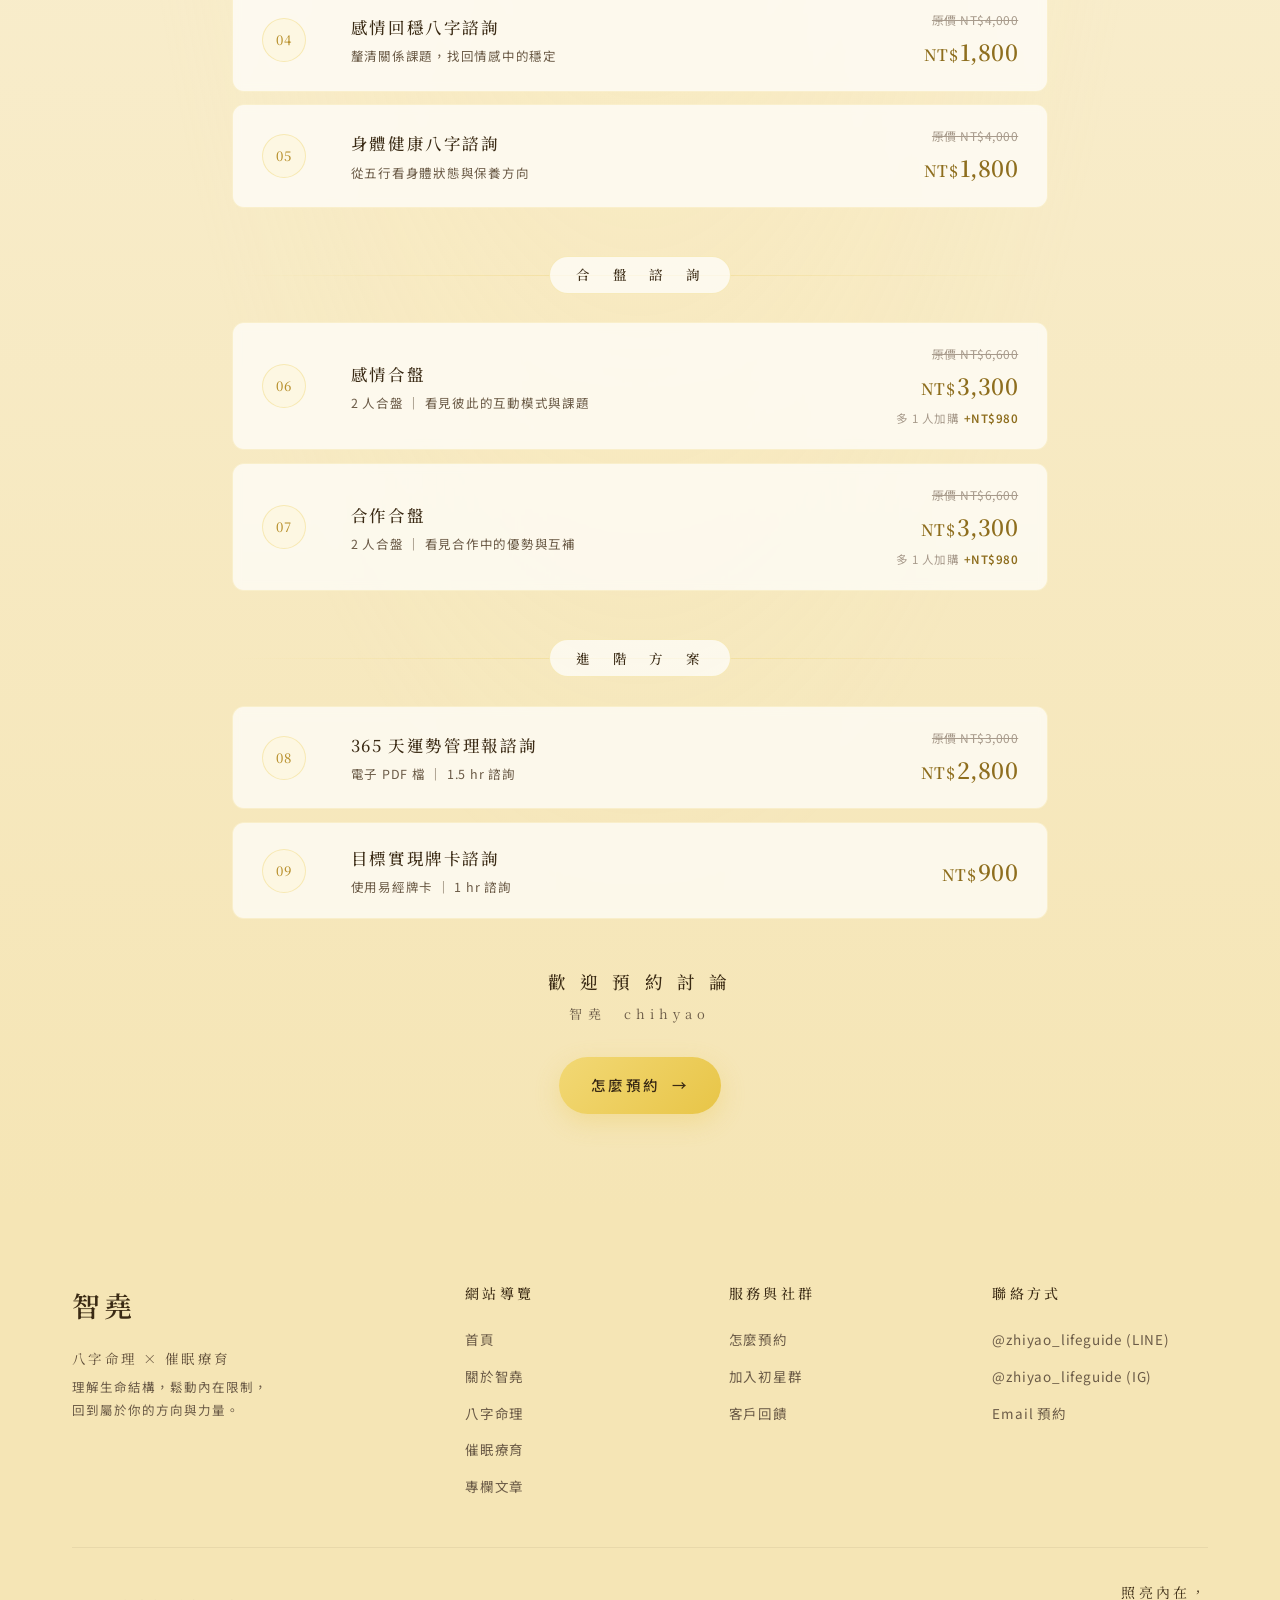
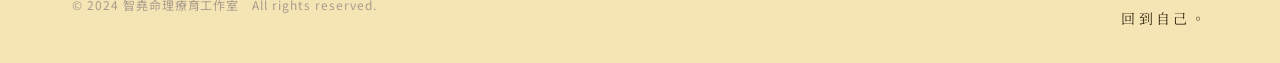
<file: bazi.html>
<!DOCTYPE html>
<html lang="zh-Hant">
<head>
<meta charset="UTF-8">
<meta name="viewport" content="width=device-width, initial-scale=1.0">
<title>八字命理諮詢服務｜單人 × 合盤 × 365 天運勢｜智堯</title>
<meta name="description" content="智堯八字命理諮詢：單人 90 分鐘深度諮詢、合盤分析、365 天運勢管理報、目標實現牌卡諮詢。從命盤看見天賦、人生方向與當前課題。線上 / 實體皆可，查看完整服務方案與價格。">

<link rel="canonical" href="https://hannahchen6134.github.io/chihyao_subconscious/bazi.html">

<!-- Open Graph / Facebook / LINE 分享 -->
<meta property="og:type" content="website">
<meta property="og:site_name" content="智堯｜八字命理 × 催眠療育">
<meta property="og:locale" content="zh_TW">
<meta property="og:title" content="八字命理諮詢｜從命盤看見人生方向｜智堯">
<meta property="og:description" content="單人諮詢、合盤、365 天運勢、目標牌卡。從你的命盤結構看見天賦與課題。">
<meta property="og:url" content="https://hannahchen6134.github.io/chihyao_subconscious/bazi.html">
<meta property="og:image" content="https://hannahchen6134.github.io/chihyao_subconscious/zhiyao.jpg">
<meta property="og:image:width" content="1200">
<meta property="og:image:height" content="630">

<!-- Twitter Card -->
<meta name="twitter:card" content="summary_large_image">
<meta name="twitter:title" content="八字命理諮詢｜從命盤看見人生方向｜智堯">
<meta name="twitter:description" content="單人諮詢、合盤、365 天運勢、目標牌卡。從你的命盤結構看見天賦與課題。">
<meta name="twitter:image" content="https://hannahchen6134.github.io/chihyao_subconscious/zhiyao.jpg">

<!-- Favicon (待補：請放一張 favicon.ico 在根目錄) -->
<link rel="icon" type="image/x-icon" href="https://hannahchen6134.github.io/chihyao_subconscious/favicon.ico">

<link rel="preconnect" href="https://fonts.googleapis.com">
<link rel="preconnect" href="https://fonts.gstatic.com" crossorigin>
<link href="https://fonts.googleapis.com/css2?family=Noto+Serif+TC:wght@400;500;600;700&family=Noto+Sans+TC:wght@300;400;500;600&display=swap" rel="stylesheet">
<link rel="stylesheet" href="shared.css">
</head>
<body>

<div class="bg-dots" aria-hidden="true">
  <div class="bg-dot"></div><div class="bg-dot"></div><div class="bg-dot"></div><div class="bg-dot"></div>
  <div class="bg-dot"></div><div class="bg-dot"></div><div class="bg-dot"></div><div class="bg-dot"></div>
</div>

<nav class="nav" id="nav">
  <div class="nav-inner">
    <a href="index.html" class="nav-brand">
      <span class="nav-brand-mark">智堯</span>
      <span class="nav-brand-tag">
        <span class="nav-brand-tag-main">八字命理 × 催眠療育</span>
        <span class="nav-brand-tag-sub">理解生命結構，鬆動內在限制</span>
      </span>
    </a>
    <ul class="nav-menu">
      <li><a href="index.html">首頁</a></li>
      <li><a href="about.html">關於智堯</a></li>
      <li><a href="bazi.html" class="active">八字命理</a></li>
      <li><a href="hypno.html">催眠療育</a></li>
      <li><a href="column.html">專欄文章</a></li>
      <li><a href="community.html">初星群</a></li>
    </ul>
    <a href="booking.html" class="nav-cta">預約諮詢</a>
    <button class="nav-hamburger" id="hamburger" aria-label="選單"><span></span><span></span><span></span></button>
  </div>
</nav>
<div class="nav-overlay" id="navOverlay"></div>
<aside class="nav-drawer" id="navDrawer" aria-hidden="true">
  <ul>
    <li><a href="index.html">首頁</a></li>
    <li><a href="about.html">關於智堯</a></li>
    <li><a href="bazi.html">八字命理</a></li>
    <li><a href="hypno.html">催眠療育</a></li>
    <li><a href="column.html">專欄文章</a></li>
    <li><a href="community.html">初星群</a></li>
    <li><a href="booking.html">怎麼預約</a></li>
  </ul>
  <a href="booking.html" class="nav-drawer-cta">預約諮詢</a>
</aside>

<header class="page-header">
  <div class="page-header-inner">
    <div class="fade-in"><span class="page-eyebrow">BAZI  ·  八字命理</span></div>
    <h1 class="fade-in delay-1">用八字看見你的<br>天賦與人生題</h1>
    <p class="fade-in delay-2">命盤是你的地圖，不是判決書。<br>讓我陪你看清結構，找到屬於你的方向與節奏。</p>
  </div>
</header>

<!-- 介紹 -->
<section style="padding:5rem 0;background:var(--color-bg-primary);">
  <div class="container-narrow">
    <div class="fade-in" style="text-align:center;max-width:680px;margin:0 auto;">
      <p style="font-family:var(--font-serif);font-size:16.5px;color:var(--color-brown-medium);line-height:2.1;letter-spacing:0.08em;margin-bottom:1.4rem;">
        八字看的不是「會發生什麼」，而是「<strong style="color:var(--color-brown-deep);">你是怎麼被組合起來的</strong>」——
        你天生帶著什麼樣的能量，這些能量怎麼互動，你的人生課題藏在哪裡。
      </p>
      <p style="font-family:var(--font-serif);font-size:16.5px;color:var(--color-brown-medium);line-height:2.1;letter-spacing:0.08em;">
        當你看清這張地圖，那些卡住的地方就會出現新的角度，那些讓你內耗的選擇也會慢慢變得清楚。
      </p>
    </div>
  </div>
</section>

<!-- 價目表 -->
<section class="bazi-section" id="prices">
  <div class="price-head">
    <div class="fade-in"><span class="eyebrow">CONSULTATION  ·  諮詢服務</span></div>
    <h2 class="fade-in delay-1">智堯八字諮詢服務</h2>
    <p class="fade-in delay-2">用八字看見你的天賦與挑戰，<br>陪你走出迷霧，活出更自在的自己。</p>
  </div>

  <!-- 單人諮詢 -->
  <div class="price-group fade-in">
    <div class="price-group-head"><span>單　人　諮　詢</span></div>
    <div class="price-list">
      <div class="price-item">
        <div class="price-num">01</div>
        <div class="price-info">
          <span class="price-name">綜合八字諮詢</span>
          <span class="price-desc">命格結構、五行強弱、人生方向總覽</span>
        </div>
        <div class="price-amount">
          <span class="price-original">原價 NT$4,000</span>
          <span class="price-current"><span class="currency">NT$</span><span class="num-count" data-target="1800">1800</span></span>
        </div>
      </div>
      <div class="price-item">
        <div class="price-num">02</div>
        <div class="price-info">
          <span class="price-name">理想伴侶八字諮詢</span>
          <span class="price-desc">看見適合你的伴侶特質與相處模式</span>
        </div>
        <div class="price-amount">
          <span class="price-original">原價 NT$4,000</span>
          <span class="price-current"><span class="currency">NT$</span><span class="num-count" data-target="1980">1980</span></span>
        </div>
      </div>
      <div class="price-item">
        <div class="price-num">03</div>
        <div class="price-info">
          <span class="price-name">理想工作八字諮詢</span>
          <span class="price-desc">分析適合的職涯方向與發展節奏</span>
        </div>
        <div class="price-amount">
          <span class="price-original">原價 NT$4,000</span>
          <span class="price-current"><span class="currency">NT$</span><span class="num-count" data-target="1800">1800</span></span>
        </div>
      </div>
      <div class="price-item">
        <div class="price-num">04</div>
        <div class="price-info">
          <span class="price-name">感情回穩八字諮詢</span>
          <span class="price-desc">釐清關係課題，找回情感中的穩定</span>
        </div>
        <div class="price-amount">
          <span class="price-original">原價 NT$4,000</span>
          <span class="price-current"><span class="currency">NT$</span><span class="num-count" data-target="1800">1800</span></span>
        </div>
      </div>
      <div class="price-item">
        <div class="price-num">05</div>
        <div class="price-info">
          <span class="price-name">身體健康八字諮詢</span>
          <span class="price-desc">從五行看身體狀態與保養方向</span>
        </div>
        <div class="price-amount">
          <span class="price-original">原價 NT$4,000</span>
          <span class="price-current"><span class="currency">NT$</span><span class="num-count" data-target="1800">1800</span></span>
        </div>
      </div>
    </div>
  </div>

  <!-- 合盤諮詢 -->
  <div class="price-group fade-in">
    <div class="price-group-head"><span>合　盤　諮　詢</span></div>
    <div class="price-list">
      <div class="price-item">
        <div class="price-num">06</div>
        <div class="price-info">
          <span class="price-name">感情合盤</span>
          <span class="price-desc">2 人合盤 ｜ 看見彼此的互動模式與課題</span>
        </div>
        <div class="price-amount">
          <span class="price-original">原價 NT$6,600</span>
          <span class="price-current"><span class="currency">NT$</span><span class="num-count" data-target="3300">3300</span></span>
          <span class="price-extra"><span class="extra-label">多 1 人加購</span><span class="extra-amount">+NT$980</span></span>
        </div>
      </div>
      <div class="price-item">
        <div class="price-num">07</div>
        <div class="price-info">
          <span class="price-name">合作合盤</span>
          <span class="price-desc">2 人合盤 ｜ 看見合作中的優勢與互補</span>
        </div>
        <div class="price-amount">
          <span class="price-original">原價 NT$6,600</span>
          <span class="price-current"><span class="currency">NT$</span><span class="num-count" data-target="3300">3300</span></span>
          <span class="price-extra"><span class="extra-label">多 1 人加購</span><span class="extra-amount">+NT$980</span></span>
        </div>
      </div>
    </div>
  </div>

  <!-- 進階方案 -->
  <div class="price-group fade-in">
    <div class="price-group-head"><span>進　階　方　案</span></div>
    <div class="price-list">
      <div class="price-item">
        <div class="price-num">08</div>
        <div class="price-info">
          <span class="price-name">365 天運勢管理報諮詢</span>
          <span class="price-desc">電子 PDF 檔 ｜ 1.5 hr 諮詢</span>
        </div>
        <div class="price-amount">
          <span class="price-original">原價 NT$3,000</span>
          <span class="price-current"><span class="currency">NT$</span><span class="num-count" data-target="2800">2800</span></span>
        </div>
      </div>
      <div class="price-item">
        <div class="price-num">09</div>
        <div class="price-info">
          <span class="price-name">目標實現牌卡諮詢</span>
          <span class="price-desc">使用易經牌卡 ｜ 1 hr 諮詢</span>
        </div>
        <div class="price-amount">
          <span class="price-current"><span class="currency">NT$</span><span class="num-count" data-target="900">900</span></span>
        </div>
      </div>
    </div>
  </div>

  <div style="text-align:center;margin-top:3rem;font-family:var(--font-serif);letter-spacing:0.32em;" class="fade-in">
    <div style="font-size:1.1rem;font-weight:500;color:var(--color-brown-deep);margin-bottom:0.4rem;">歡 迎 預 約 討 論</div>
    <div style="font-size:13px;color:var(--color-text-secondary);">智堯　chihyao</div>
    <a href="booking.html" class="btn btn-primary" style="margin-top:2rem;">怎麼預約 <span class="btn-arrow">→</span></a>
  </div>
</section>

<footer class="footer">
  <div class="footer-inner">
    <div class="footer-grid">
      <div class="footer-brand">
        <div class="footer-brand-mark">智堯</div>
        <div class="footer-tag">八字命理 × 催眠療育</div>
        <div class="footer-tag-sub">理解生命結構，鬆動內在限制，<br>回到屬於你的方向與力量。</div>
      </div>
      <div class="footer-col">
        <h5>網站導覽</h5>
        <ul>
          <li><a href="index.html">首頁</a></li>
          <li><a href="about.html">關於智堯</a></li>
          <li><a href="bazi.html">八字命理</a></li>
          <li><a href="hypno.html">催眠療育</a></li>
          <li><a href="column.html">專欄文章</a></li>
        </ul>
      </div>
      <div class="footer-col">
        <h5>服務與社群</h5>
        <ul>
          <li><a href="booking.html">怎麼預約</a></li>
          <li><a href="community.html">加入初星群</a></li>
          <li><a href="testimonials.html">客戶回饋</a></li>
        </ul>
      </div>
      <div class="footer-col">
        <h5>聯絡方式</h5>
        <ul>
          <li><a href="#">@zhiyao_lifeguide (LINE)</a></li>
          <li><a href="#">@zhiyao_lifeguide (IG)</a></li>
          <li><a href="mailto:">Email 預約</a></li>
        </ul>
      </div>
    </div>
    <div class="footer-bottom">
      <div class="footer-copyright">© 2024 智堯命理療育工作室　All rights reserved.</div>
      <div class="footer-slogan">照亮內在，<br>回到自己。</div>
    </div>
  </div>
</footer>

<script src="shared.js"></script>
</body>
</html>
</file>
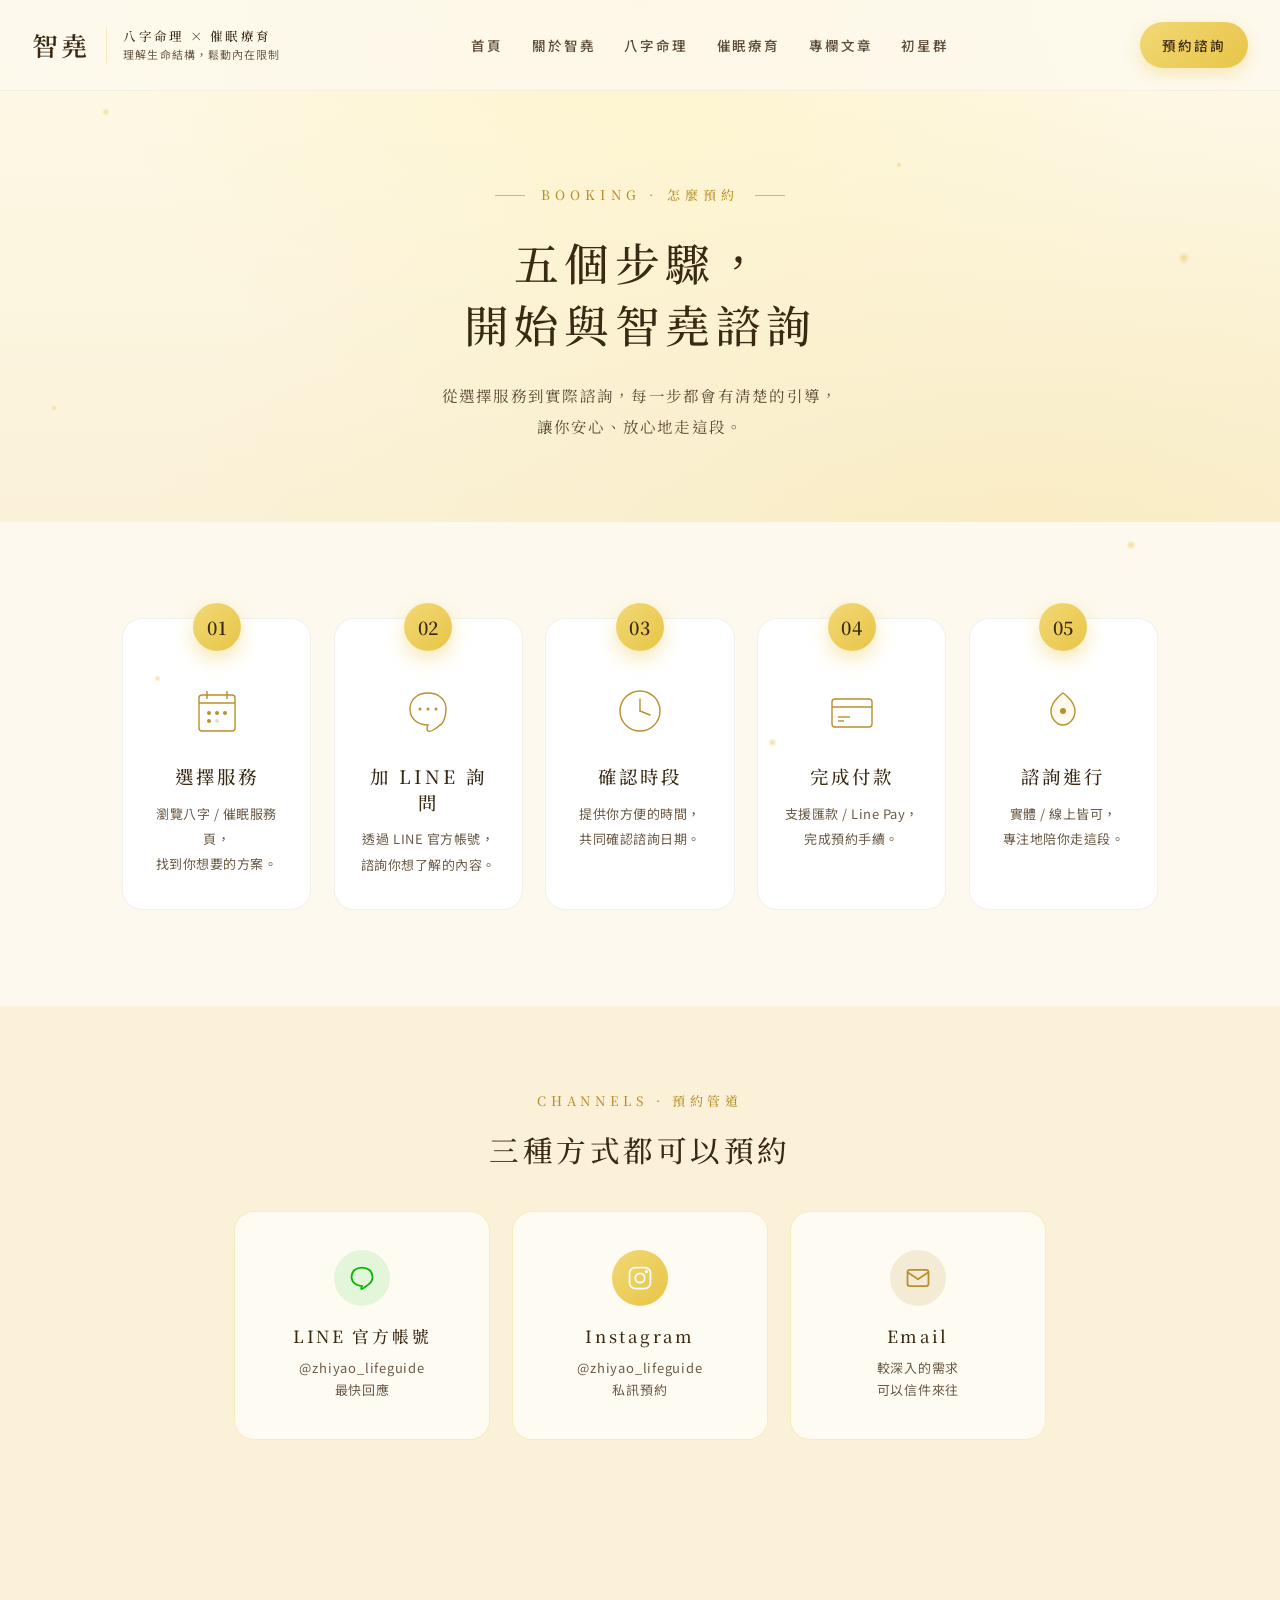
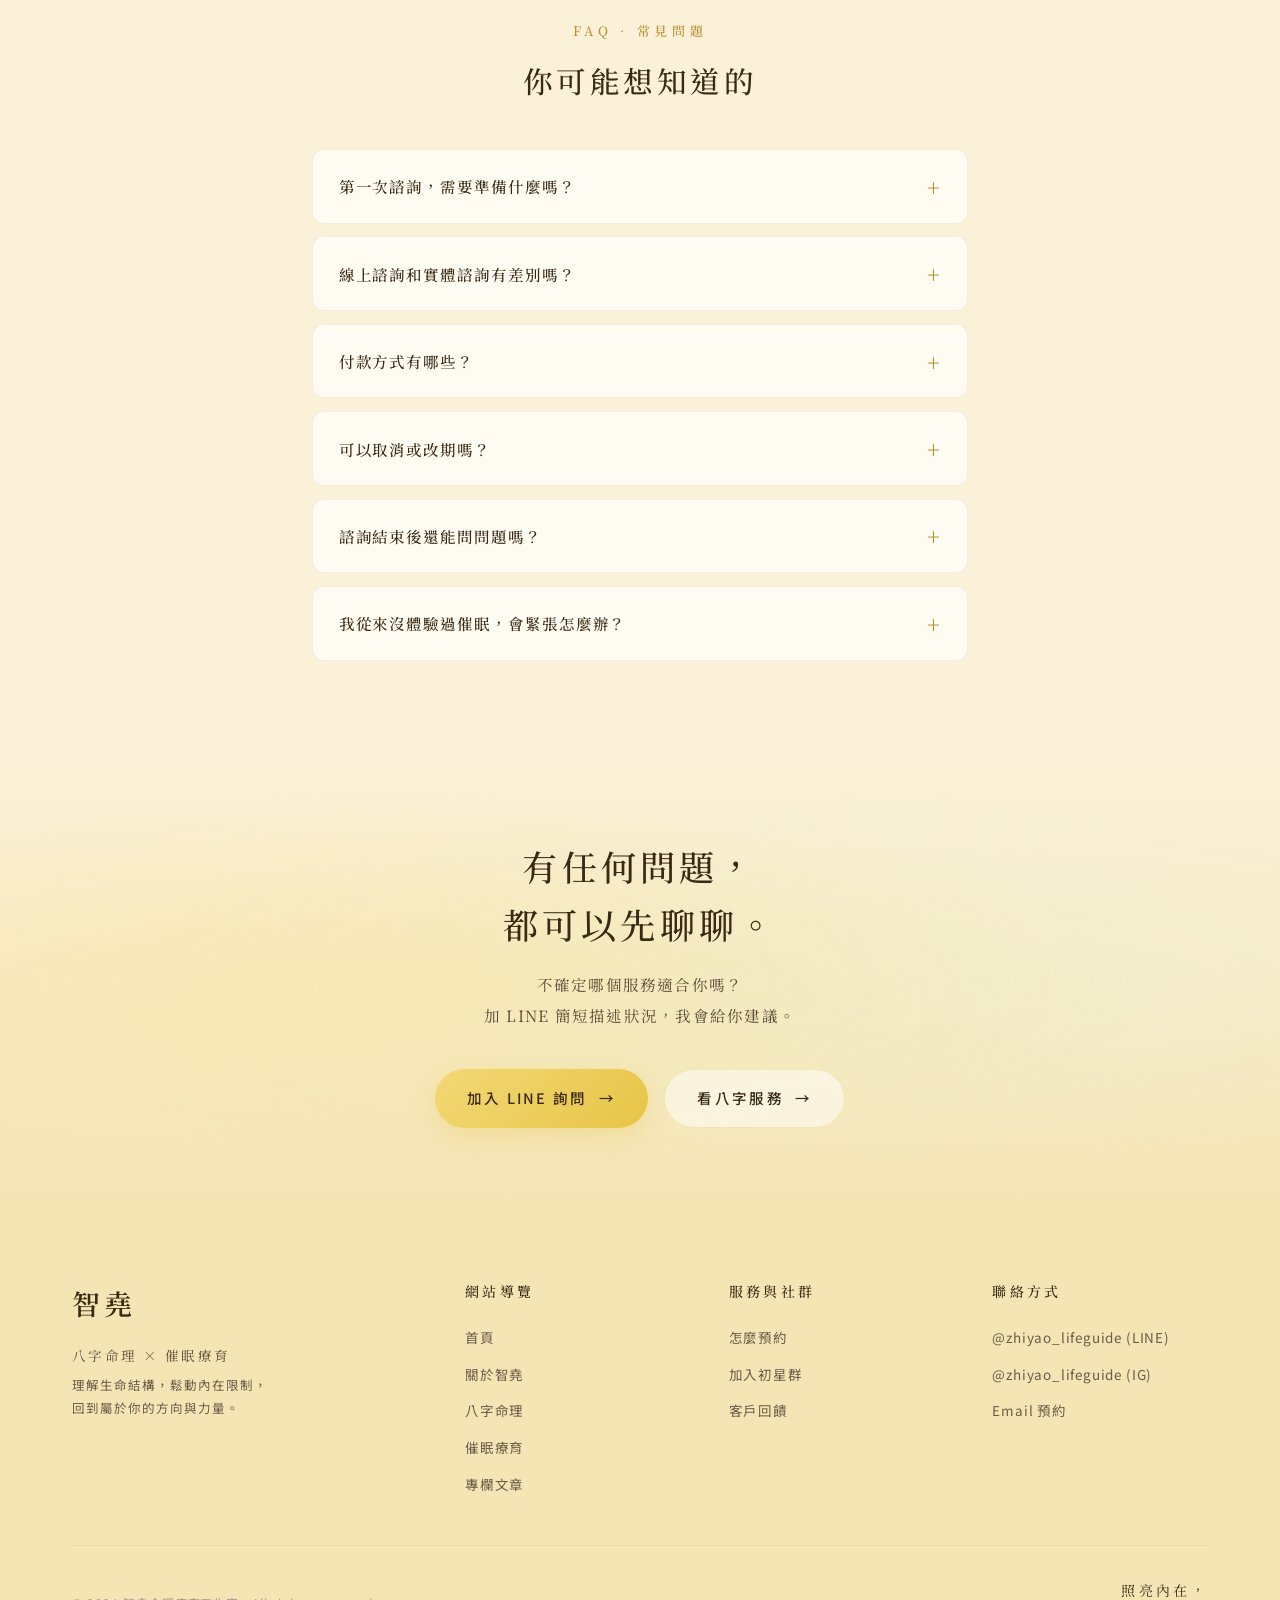
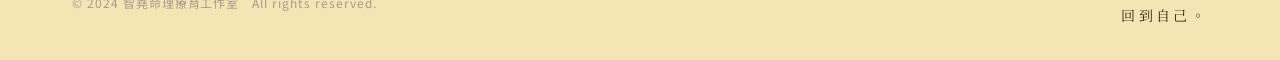
<file: booking.html>
<!DOCTYPE html>
<html lang="zh-Hant">
<head>
<meta charset="UTF-8">
<meta name="viewport" content="width=device-width, initial-scale=1.0">
<title>怎麼預約｜智堯八字命理 × 催眠療育預約流程</title>
<meta name="description" content="智堯諮詢預約流程：選擇服務 → 加 LINE 諮詢 → 確認時段 → 完成付款 → 諮詢進行。包含常見問題、退費政策、線上 / 實體諮詢說明。立即加 LINE 預約。">

<link rel="canonical" href="https://hannahchen6134.github.io/chihyao_subconscious/booking.html">

<!-- Open Graph / Facebook / LINE 分享 -->
<meta property="og:type" content="website">
<meta property="og:site_name" content="智堯｜八字命理 × 催眠療育">
<meta property="og:locale" content="zh_TW">
<meta property="og:title" content="怎麼預約智堯諮詢｜4 個步驟完成預約">
<meta property="og:description" content="選服務 → 加 LINE → 確認時段 → 完成預約。常見問題、退費政策一次說明。">
<meta property="og:url" content="https://hannahchen6134.github.io/chihyao_subconscious/booking.html">
<meta property="og:image" content="https://hannahchen6134.github.io/chihyao_subconscious/zhiyao.jpg">
<meta property="og:image:width" content="1200">
<meta property="og:image:height" content="630">

<!-- Twitter Card -->
<meta name="twitter:card" content="summary_large_image">
<meta name="twitter:title" content="怎麼預約智堯諮詢｜4 個步驟完成預約">
<meta name="twitter:description" content="選服務 → 加 LINE → 確認時段 → 完成預約。常見問題、退費政策一次說明。">
<meta name="twitter:image" content="https://hannahchen6134.github.io/chihyao_subconscious/zhiyao.jpg">

<!-- Favicon (待補：請放一張 favicon.ico 在根目錄) -->
<link rel="icon" type="image/x-icon" href="https://hannahchen6134.github.io/chihyao_subconscious/favicon.ico">

<link rel="preconnect" href="https://fonts.googleapis.com">
<link rel="preconnect" href="https://fonts.gstatic.com" crossorigin>
<link href="https://fonts.googleapis.com/css2?family=Noto+Serif+TC:wght@400;500;600;700&family=Noto+Sans+TC:wght@300;400;500;600&display=swap" rel="stylesheet">
<link rel="stylesheet" href="shared.css">
</head>
<body>

<div class="bg-dots" aria-hidden="true">
  <div class="bg-dot"></div><div class="bg-dot"></div><div class="bg-dot"></div><div class="bg-dot"></div>
  <div class="bg-dot"></div><div class="bg-dot"></div><div class="bg-dot"></div><div class="bg-dot"></div>
</div>

<nav class="nav" id="nav">
  <div class="nav-inner">
    <a href="index.html" class="nav-brand">
      <span class="nav-brand-mark">智堯</span>
      <span class="nav-brand-tag">
        <span class="nav-brand-tag-main">八字命理 × 催眠療育</span>
        <span class="nav-brand-tag-sub">理解生命結構，鬆動內在限制</span>
      </span>
    </a>
    <ul class="nav-menu">
      <li><a href="index.html">首頁</a></li>
      <li><a href="about.html">關於智堯</a></li>
      <li><a href="bazi.html">八字命理</a></li>
      <li><a href="hypno.html">催眠療育</a></li>
      <li><a href="column.html">專欄文章</a></li>
      <li><a href="community.html">初星群</a></li>
    </ul>
    <a href="booking.html" class="nav-cta active">預約諮詢</a>
    <button class="nav-hamburger" id="hamburger" aria-label="選單"><span></span><span></span><span></span></button>
  </div>
</nav>
<div class="nav-overlay" id="navOverlay"></div>
<aside class="nav-drawer" id="navDrawer" aria-hidden="true">
  <ul>
    <li><a href="index.html">首頁</a></li>
    <li><a href="about.html">關於智堯</a></li>
    <li><a href="bazi.html">八字命理</a></li>
    <li><a href="hypno.html">催眠療育</a></li>
    <li><a href="column.html">專欄文章</a></li>
    <li><a href="community.html">初星群</a></li>
    <li><a href="booking.html">怎麼預約</a></li>
  </ul>
  <a href="booking.html" class="nav-drawer-cta">預約諮詢</a>
</aside>

<header class="page-header">
  <div class="page-header-inner">
    <div class="fade-in"><span class="page-eyebrow">BOOKING  ·  怎麼預約</span></div>
    <h1 class="fade-in delay-1">五個步驟，<br>開始與智堯諮詢</h1>
    <p class="fade-in delay-2">從選擇服務到實際諮詢，每一步都會有清楚的引導，<br>讓你安心、放心地走這段。</p>
  </div>
</header>

<!-- 五大流程 -->
<section class="steps-section">
  <div class="steps-grid" style="grid-template-columns: repeat(5, 1fr);">
    <div class="step-card fade-in">
      <div class="step-num">01</div>
      <div class="step-icon">
        <svg viewBox="0 0 60 60" fill="none">
          <rect x="12" y="14" width="36" height="36" rx="3" stroke="currentColor" stroke-width="1.4"/>
          <line x1="12" y1="22" x2="48" y2="22" stroke="currentColor" stroke-width="1.4"/>
          <circle cx="22" cy="32" r="2" fill="currentColor"/>
          <circle cx="30" cy="32" r="2" fill="currentColor"/>
          <circle cx="38" cy="32" r="2" fill="currentColor"/>
          <circle cx="22" cy="40" r="2" fill="currentColor"/>
          <circle cx="30" cy="40" r="2" fill="currentColor" opacity="0.3"/>
          <line x1="20" y1="10" x2="20" y2="18" stroke="currentColor" stroke-width="1.4"/>
          <line x1="40" y1="10" x2="40" y2="18" stroke="currentColor" stroke-width="1.4"/>
        </svg>
      </div>
      <h4>選擇服務</h4>
      <p>瀏覽八字 / 催眠服務頁，<br>找到你想要的方案。</p>
    </div>
    <div class="step-card fade-in delay-1">
      <div class="step-num">02</div>
      <div class="step-icon">
        <svg viewBox="0 0 60 60" fill="none">
          <path d="M48,28 C48,18 40,12 30,12 C20,12 12,18 12,28 C12,38 20,44 30,44 C30,44 28,48 30,50 C32,52 40,46 42,44 C46,42 48,34 48,28 Z" stroke="currentColor" stroke-width="1.4" fill="none"/>
          <circle cx="22" cy="28" r="1.5" fill="currentColor"/>
          <circle cx="30" cy="28" r="1.5" fill="currentColor"/>
          <circle cx="38" cy="28" r="1.5" fill="currentColor"/>
        </svg>
      </div>
      <h4>加 LINE 詢問</h4>
      <p>透過 LINE 官方帳號，<br>諮詢你想了解的內容。</p>
    </div>
    <div class="step-card fade-in delay-2">
      <div class="step-num">03</div>
      <div class="step-icon">
        <svg viewBox="0 0 60 60" fill="none">
          <circle cx="30" cy="30" r="20" stroke="currentColor" stroke-width="1.4"/>
          <line x1="30" y1="30" x2="30" y2="18" stroke="currentColor" stroke-width="1.4" stroke-linecap="round"/>
          <line x1="30" y1="30" x2="40" y2="34" stroke="currentColor" stroke-width="1.4" stroke-linecap="round"/>
        </svg>
      </div>
      <h4>確認時段</h4>
      <p>提供你方便的時間，<br>共同確認諮詢日期。</p>
    </div>
    <div class="step-card fade-in delay-3">
      <div class="step-num">04</div>
      <div class="step-icon">
        <svg viewBox="0 0 60 60" fill="none">
          <rect x="10" y="18" width="40" height="28" rx="3" stroke="currentColor" stroke-width="1.4"/>
          <line x1="10" y1="26" x2="50" y2="26" stroke="currentColor" stroke-width="1.4"/>
          <line x1="16" y1="36" x2="28" y2="36" stroke="currentColor" stroke-width="1.4"/>
          <line x1="16" y1="40" x2="22" y2="40" stroke="currentColor" stroke-width="1.4"/>
        </svg>
      </div>
      <h4>完成付款</h4>
      <p>支援匯款 / Line Pay，<br>完成預約手續。</p>
    </div>
    <div class="step-card fade-in delay-4">
      <div class="step-num">05</div>
      <div class="step-icon">
        <svg viewBox="0 0 60 60" fill="none">
          <path d="M30,12 C30,12 18,20 18,30 C18,38 24,44 30,44 C36,44 42,38 42,30 C42,20 30,12 30,12 Z" stroke="currentColor" stroke-width="1.4" fill="rgba(232,197,71,0.1)"/>
          <circle cx="30" cy="30" r="3" fill="currentColor"/>
        </svg>
      </div>
      <h4>諮詢進行</h4>
      <p>實體 / 線上皆可，<br>專注地陪你走這段。</p>
    </div>
  </div>
</section>

<!-- 預約方式 -->
<section style="padding:5rem 0;background:var(--color-bg-secondary);">
  <div class="container-narrow">
    <div class="fade-in" style="text-align:center;margin-bottom:2.5rem;">
      <span class="eyebrow">CHANNELS  ·  預約管道</span>
      <h2 style="font-size:clamp(1.5rem,2.4vw,1.85rem);margin-top:1rem;letter-spacing:0.12em;">三種方式都可以預約</h2>
    </div>
    <div style="display:grid;grid-template-columns:repeat(3,1fr);gap:1.4rem;max-width:880px;margin:0 auto;padding:0 1.4rem;" class="booking-channels">
      <a href="#" class="fade-in" style="display:flex;flex-direction:column;align-items:center;text-align:center;padding:2.4rem 1.5rem;background:rgba(255,255,255,0.7);border:1px solid var(--color-border-yellow);border-radius:var(--radius-lg);transition:all 0.4s ease;text-decoration:none;color:inherit;">
        <div style="width:56px;height:56px;border-radius:50%;background:rgba(0,195,0,0.1);display:flex;align-items:center;justify-content:center;margin-bottom:1.2rem;color:#00B900;">
          <svg viewBox="0 0 24 24" fill="none" stroke="currentColor" stroke-width="1.5" width="28" height="28"><path d="M21,11 C21,6 17,3 12,3 C7,3 3,6 3,11 C3,15.5 7,19 12,19 C12,19 11,21 11.5,21.5 C12,22 16,18.5 17,18 C19.5,16.5 21,14 21,11 Z"/></svg>
        </div>
        <h4 style="font-size:1.05rem;letter-spacing:0.16em;margin-bottom:0.5rem;">LINE 官方帳號</h4>
        <p style="font-size:13px;color:var(--color-text-secondary);letter-spacing:0.06em;">@zhiyao_lifeguide<br>最快回應</p>
      </a>
      <a href="#" class="fade-in delay-1" style="display:flex;flex-direction:column;align-items:center;text-align:center;padding:2.4rem 1.5rem;background:rgba(255,255,255,0.7);border:1px solid var(--color-border-yellow);border-radius:var(--radius-lg);transition:all 0.4s ease;text-decoration:none;color:inherit;">
        <div style="width:56px;height:56px;border-radius:50%;background:linear-gradient(135deg,#F2D875 0%,#E8C547 100%);display:flex;align-items:center;justify-content:center;margin-bottom:1.2rem;color:#fff;">
          <svg viewBox="0 0 24 24" fill="none" stroke="currentColor" stroke-width="1.5" width="28" height="28"><rect x="3" y="3" width="18" height="18" rx="5"/><circle cx="12" cy="12" r="4"/><circle cx="17.5" cy="6.5" r="0.7" fill="currentColor"/></svg>
        </div>
        <h4 style="font-size:1.05rem;letter-spacing:0.16em;margin-bottom:0.5rem;">Instagram</h4>
        <p style="font-size:13px;color:var(--color-text-secondary);letter-spacing:0.06em;">@zhiyao_lifeguide<br>私訊預約</p>
      </a>
      <a href="mailto:" class="fade-in delay-2" style="display:flex;flex-direction:column;align-items:center;text-align:center;padding:2.4rem 1.5rem;background:rgba(255,255,255,0.7);border:1px solid var(--color-border-yellow);border-radius:var(--radius-lg);transition:all 0.4s ease;text-decoration:none;color:inherit;">
        <div style="width:56px;height:56px;border-radius:50%;background:rgba(184,144,44,0.15);display:flex;align-items:center;justify-content:center;margin-bottom:1.2rem;color:var(--color-yellow-deep);">
          <svg viewBox="0 0 24 24" fill="none" stroke="currentColor" stroke-width="1.5" width="28" height="28"><rect x="3" y="5" width="18" height="14" rx="2"/><path d="M3,7 L12,13 L21,7"/></svg>
        </div>
        <h4 style="font-size:1.05rem;letter-spacing:0.16em;margin-bottom:0.5rem;">Email</h4>
        <p style="font-size:13px;color:var(--color-text-secondary);letter-spacing:0.06em;">較深入的需求<br>可以信件來往</p>
      </a>
    </div>
  </div>
</section>

<!-- FAQ -->
<section class="faq-section">
  <div class="fade-in" style="text-align:center;margin-bottom:3rem;">
    <span class="eyebrow">FAQ  ·  常見問題</span>
    <h2 style="font-size:clamp(1.5rem,2.4vw,1.85rem);margin-top:1rem;letter-spacing:0.12em;">你可能想知道的</h2>
  </div>
  <div class="faq-list">
    <div class="faq-item fade-in">
      <button class="faq-question" aria-expanded="false">第一次諮詢，需要準備什麼嗎？</button>
      <div class="faq-answer"><div class="faq-answer-inner">如果是八字諮詢，請事先提供你的<strong>出生年月日 + 出生時間（盡量精確到分）</strong>。如果是催眠療育，不需要特別準備，只要在諮詢前找一個安靜的環境、放鬆的心情即可。</div></div>
    </div>
    <div class="faq-item fade-in">
      <button class="faq-question" aria-expanded="false">線上諮詢和實體諮詢有差別嗎？</button>
      <div class="faq-answer"><div class="faq-answer-inner">效果是一樣的。八字諮詢線上會用視訊軟體分享命盤；催眠療育則需要你準備一個能安心躺下、不被打擾的空間，戴耳機效果會更好。</div></div>
    </div>
    <div class="faq-item fade-in">
      <button class="faq-question" aria-expanded="false">付款方式有哪些？</button>
      <div class="faq-answer"><div class="faq-answer-inner">支援銀行匯款、Line Pay、街口支付。確認預約後會給你詳細的付款資訊。</div></div>
    </div>
    <div class="faq-item fade-in">
      <button class="faq-question" aria-expanded="false">可以取消或改期嗎？</button>
      <div class="faq-answer"><div class="faq-answer-inner">諮詢前 <strong>72 小時</strong>內可以免費改期一次；72 小時內取消會酌收 30% 手續費。如果是當天臨時有狀況，請務必提前通知我。</div></div>
    </div>
    <div class="faq-item fade-in">
      <button class="faq-question" aria-expanded="false">諮詢結束後還能問問題嗎？</button>
      <div class="faq-answer"><div class="faq-answer-inner">諮詢後 <strong>7 天內</strong>，可以透過 LINE 詢問與當次諮詢主題相關的延伸問題。如果是新的議題，會建議再次預約。</div></div>
    </div>
    <div class="faq-item fade-in">
      <button class="faq-question" aria-expanded="false">我從來沒體驗過催眠，會緊張怎麼辦？</button>
      <div class="faq-answer"><div class="faq-answer-inner">沒關係，這非常正常。催眠不是失去意識，你會全程清楚知道自己的狀態。我會慢慢引導你進入放鬆，<strong>過程中你隨時可以喊停</strong>。第一次的客戶幾乎都說，比想像中放鬆得多。</div></div>
    </div>
  </div>
</section>

<!-- CTA -->
<section class="cta-strip">
  <div class="cta-strip-inner fade-in">
    <h2>有任何問題，<br>都可以先聊聊。</h2>
    <p>不確定哪個服務適合你嗎？<br>加 LINE 簡短描述狀況，我會給你建議。</p>
    <div class="cta-strip-actions">
      <a href="#" class="btn btn-primary">加入 LINE 詢問 <span class="btn-arrow">→</span></a>
      <a href="bazi.html" class="btn btn-ghost">看八字服務 <span class="btn-arrow">→</span></a>
    </div>
  </div>
</section>

<footer class="footer">
  <div class="footer-inner">
    <div class="footer-grid">
      <div class="footer-brand">
        <div class="footer-brand-mark">智堯</div>
        <div class="footer-tag">八字命理 × 催眠療育</div>
        <div class="footer-tag-sub">理解生命結構，鬆動內在限制，<br>回到屬於你的方向與力量。</div>
      </div>
      <div class="footer-col">
        <h5>網站導覽</h5>
        <ul>
          <li><a href="index.html">首頁</a></li>
          <li><a href="about.html">關於智堯</a></li>
          <li><a href="bazi.html">八字命理</a></li>
          <li><a href="hypno.html">催眠療育</a></li>
          <li><a href="column.html">專欄文章</a></li>
        </ul>
      </div>
      <div class="footer-col">
        <h5>服務與社群</h5>
        <ul>
          <li><a href="booking.html">怎麼預約</a></li>
          <li><a href="community.html">加入初星群</a></li>
          <li><a href="testimonials.html">客戶回饋</a></li>
        </ul>
      </div>
      <div class="footer-col">
        <h5>聯絡方式</h5>
        <ul>
          <li><a href="#">@zhiyao_lifeguide (LINE)</a></li>
          <li><a href="#">@zhiyao_lifeguide (IG)</a></li>
          <li><a href="mailto:">Email 預約</a></li>
        </ul>
      </div>
    </div>
    <div class="footer-bottom">
      <div class="footer-copyright">© 2024 智堯命理療育工作室　All rights reserved.</div>
      <div class="footer-slogan">照亮內在，<br>回到自己。</div>
    </div>
  </div>
</footer>

<script src="shared.js"></script>
<style>
@media (max-width: 1024px) {
  .steps-grid { grid-template-columns: repeat(2, 1fr) !important; }
  .booking-channels { grid-template-columns: 1fr !important; }
}
@media (max-width: 768px) {
  .steps-grid { grid-template-columns: 1fr !important; }
  .booking-channels { grid-template-columns: 1fr !important; }
}
</style>
</body>
</html>
</file>
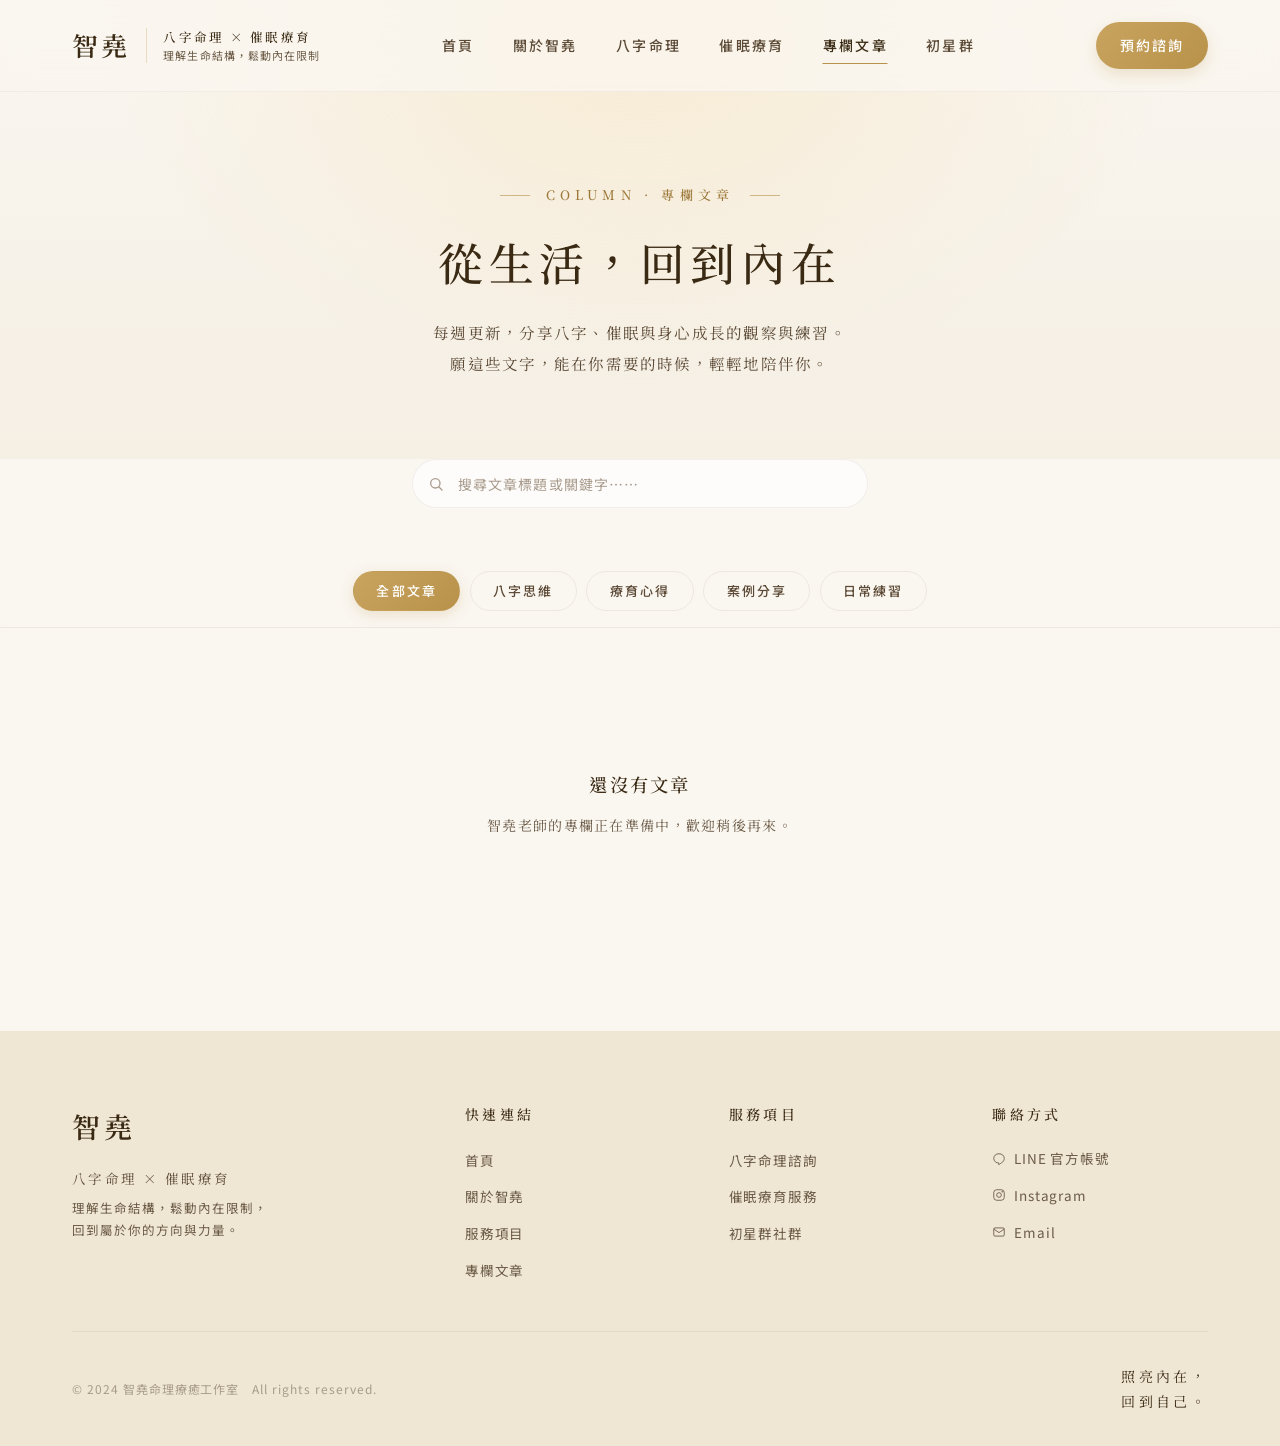
<file: column.html>
<!DOCTYPE html>
<html lang="zh-Hant">
<head>
<meta charset="UTF-8">
<meta name="viewport" content="width=device-width, initial-scale=1.0">
<title>智堯專欄｜八字思維、催眠療癒、人生成長文章</title>
<meta name="description" content="智堯老師的專欄文章：分享八字思維、療育心得、案例洞察、日常練習。每週更新，陪你在生活裡持續看見自己、回到內在。">

<link rel="canonical" href="https://hannahchen6134.github.io/chihyao_subconscious/column.html">

<!-- Open Graph / Facebook / LINE 分享 -->
<meta property="og:type" content="website">
<meta property="og:site_name" content="智堯｜八字命理 × 催眠療育">
<meta property="og:locale" content="zh_TW">
<meta property="og:title" content="智堯專欄｜八字 × 催眠 × 內在成長">
<meta property="og:description" content="每週更新——八字思維、催眠療癒、案例觀察、日常練習。陪你在生活裡持續看見自己。">
<meta property="og:url" content="https://hannahchen6134.github.io/chihyao_subconscious/column.html">
<meta property="og:image" content="https://hannahchen6134.github.io/chihyao_subconscious/zhiyao.jpg">
<meta property="og:image:width" content="1200">
<meta property="og:image:height" content="630">

<!-- Twitter Card -->
<meta name="twitter:card" content="summary_large_image">
<meta name="twitter:title" content="智堯專欄｜八字 × 催眠 × 內在成長">
<meta name="twitter:description" content="每週更新——八字思維、催眠療癒、案例觀察、日常練習。陪你在生活裡持續看見自己。">
<meta name="twitter:image" content="https://hannahchen6134.github.io/chihyao_subconscious/zhiyao.jpg">

<!-- Favicon (待補：請放一張 favicon.ico 在根目錄) -->
<link rel="icon" type="image/x-icon" href="https://hannahchen6134.github.io/chihyao_subconscious/favicon.ico">

<link rel="preconnect" href="https://fonts.googleapis.com">
<link rel="preconnect" href="https://fonts.gstatic.com" crossorigin>
<link href="https://fonts.googleapis.com/css2?family=Noto+Serif+TC:wght@400;500;600;700&family=Noto+Sans+TC:wght@300;400;500;600&display=swap" rel="stylesheet">
<style>
:root {
  --color-gold: #B8924A;
  --color-gold-deep: #9C7838;
  --color-gold-light: rgba(184, 146, 74, 0.15);
  --color-gold-border: rgba(184, 146, 74, 0.28);
  --color-brown-deep: #3A2A14;
  --color-brown-medium: #5C4A36;
  --color-brown-soft: #8B7B6B;
  --color-text-primary: #3A2A14;
  --color-text-secondary: #6B5B47;
  --color-text-tertiary: #A89B8C;
  --color-bg-primary: #FAF6F0;
  --color-bg-secondary: #F5EFE4;
  --color-bg-tertiary: #EFE6D3;
  --color-bg-card: #FFFFFF;
  --color-border: rgba(90, 70, 50, 0.08);
  --color-border-soft: rgba(90, 70, 50, 0.05);
  --color-border-hover: rgba(184, 146, 74, 0.32);
  --font-serif: 'Noto Serif TC', serif;
  --font-sans: 'Noto Sans TC', sans-serif;
  --radius-sm: 6px;
  --radius-md: 12px;
  --radius-lg: 20px;
}

*, *::before, *::after { box-sizing: border-box; margin: 0; padding: 0; }
html { scroll-behavior: smooth; -webkit-text-size-adjust: 100%; }
body {
  font-family: var(--font-sans);
  color: var(--color-text-primary);
  background: var(--color-bg-primary);
  line-height: 1.7;
  letter-spacing: 0.02em;
  overflow-x: hidden;
  -webkit-font-smoothing: antialiased;
}
a { color: inherit; text-decoration: none; }
button { font-family: inherit; cursor: pointer; border: none; background: none; }
img, svg { display: block; max-width: 100%; }
button, a, label { -webkit-tap-highlight-color: transparent; }
:focus-visible {
  outline: 2px solid var(--color-gold);
  outline-offset: 3px;
  border-radius: 2px;
}
h1, h2, h3, h4 {
  font-family: var(--font-serif);
  color: var(--color-brown-deep);
  font-weight: 500;
  letter-spacing: 0.04em;
  line-height: 1.4;
}

/* ============================================
   NAV (與首頁一致)
   ============================================ */
.nav {
  position: fixed;
  top: 0;
  left: 0;
  right: 0;
  z-index: 100;
  padding: 1.4rem 0;
  background: rgba(250, 246, 240, 0.78);
  backdrop-filter: blur(16px);
  -webkit-backdrop-filter: blur(16px);
  border-bottom: 1px solid var(--color-border-soft);
  transition: background 0.4s ease, padding 0.4s ease;
}
.nav.scrolled {
  padding: 1rem 0;
  background: rgba(250, 246, 240, 0.94);
  box-shadow: 0 1px 24px rgba(90, 70, 50, 0.04);
}
.nav-inner {
  max-width: 1200px;
  margin: 0 auto;
  padding: 0 2rem;
  display: flex;
  align-items: center;
  justify-content: space-between;
  gap: 2rem;
}
.nav-brand {
  display: flex;
  align-items: center;
  gap: 1rem;
}
.nav-brand-mark {
  font-family: var(--font-serif);
  font-size: 26px;
  font-weight: 600;
  color: var(--color-brown-deep);
  letter-spacing: 0.12em;
}
.nav-brand-tag {
  display: flex;
  flex-direction: column;
  border-left: 1px solid var(--color-gold-border);
  padding-left: 1rem;
  line-height: 1.5;
}
.nav-brand-tag-main {
  font-family: var(--font-serif);
  font-size: 12.5px;
  font-weight: 500;
  color: var(--color-brown-deep);
  letter-spacing: 0.18em;
}
.nav-brand-tag-sub {
  font-size: 11px;
  color: var(--color-text-secondary);
  letter-spacing: 0.1em;
}
.nav-menu {
  display: flex;
  align-items: center;
  gap: 2.4rem;
  list-style: none;
}
.nav-menu a {
  font-size: 14px;
  font-weight: 500;
  color: var(--color-brown-medium);
  letter-spacing: 0.16em;
  position: relative;
  padding: 0.4rem 0;
  transition: color 0.3s ease;
}
.nav-menu a::after {
  content: '';
  position: absolute;
  bottom: -2px;
  left: 50%;
  width: 0;
  height: 1px;
  background: var(--color-gold);
  transition: all 0.4s ease;
  transform: translateX(-50%);
}
.nav-menu a:hover { color: var(--color-brown-deep); }
.nav-menu a:hover::after { width: 100%; }
.nav-menu a.active { color: var(--color-brown-deep); }
.nav-menu a.active::after { width: 100%; }
.nav-cta {
  display: inline-flex;
  align-items: center;
  padding: 0.7rem 1.5rem;
  background: linear-gradient(135deg, #C9A45F 0%, #B8924A 100%);
  color: #fff;
  font-size: 14px;
  font-weight: 500;
  letter-spacing: 0.14em;
  border-radius: 999px;
  box-shadow: 0 6px 16px rgba(184, 146, 74, 0.22);
  transition: all 0.4s ease;
}
.nav-cta:hover { transform: translateY(-1px); box-shadow: 0 10px 24px rgba(184, 146, 74, 0.32); }
.nav-hamburger {
  display: none;
  flex-direction: column;
  gap: 5px;
  padding: 8px;
  z-index: 110;
}
.nav-hamburger span {
  display: block;
  width: 22px;
  height: 1.5px;
  background: var(--color-brown-deep);
  border-radius: 2px;
}
.nav-hamburger.open span:nth-child(1),
.nav-hamburger.open span:nth-child(2),
.nav-hamburger.open span:nth-child(3) {
  transform: none;
  opacity: 1;
}
.nav-drawer {
  position: fixed;
  top: 0;
  right: -100%;
  width: 80%;
  max-width: 320px;
  height: 100vh;
  background: var(--color-bg-primary);
  padding: 5rem 2rem 2rem;
  z-index: 105;
  transition: right 0.5s cubic-bezier(0.65, 0, 0.35, 1);
  border-left: 1px solid var(--color-border);
  box-shadow: -10px 0 40px rgba(90, 70, 50, 0.08);
}
.nav-drawer.open { right: 0; }
.nav-drawer ul { list-style: none; }
.nav-drawer li { border-bottom: 1px solid var(--color-border); }
.nav-drawer a {
  display: block;
  padding: 1.2rem 0;
  font-family: var(--font-serif);
  font-size: 16px;
  color: var(--color-brown-deep);
  letter-spacing: 0.18em;
}
.nav-drawer-cta {
  display: block;
  margin-top: 2rem;
  padding: 1rem;
  background: linear-gradient(135deg, #C9A45F 0%, #B8924A 100%);
  color: #fff !important;
  text-align: center;
  border-radius: 999px;
  letter-spacing: 0.14em;
  font-weight: 500;
}
.nav-overlay {
  position: fixed;
  inset: 0;
  background: rgba(58, 42, 20, 0.4);
  backdrop-filter: blur(4px);
  z-index: 102;
  opacity: 0;
  pointer-events: none;
  transition: opacity 0.4s ease;
}
.nav-overlay.open { opacity: 1; pointer-events: all; }

/* ============================================
   PAGE HEADER
   ============================================ */
.page-header {
  position: relative;
  padding: 11rem 0 5rem;
  text-align: center;
  background:
    radial-gradient(ellipse at 50% 0%, rgba(244, 220, 168, 0.4) 0%, transparent 60%),
    linear-gradient(180deg, #FAF6F0 0%, #F5EFE4 100%);
  overflow: hidden;
}
.page-header-deco {
  position: absolute;
  top: 0;
  left: 0;
  right: 0;
  bottom: 0;
  pointer-events: none;
  opacity: 0.4;
}
.page-header-inner {
  position: relative;
  z-index: 2;
  max-width: 720px;
  margin: 0 auto;
  padding: 0 2rem;
}
.page-eyebrow {
  font-family: var(--font-serif);
  font-size: 13px;
  font-weight: 500;
  letter-spacing: 0.4em;
  color: var(--color-gold-deep);
  margin-bottom: 1.5rem;
  display: inline-flex;
  align-items: center;
  gap: 1rem;
}
.page-eyebrow::before, .page-eyebrow::after {
  content: '';
  display: block;
  width: 30px;
  height: 1px;
  background: var(--color-gold);
  opacity: 0.6;
}
.page-header h1 {
  font-size: clamp(2rem, 4vw, 2.8rem);
  font-weight: 500;
  letter-spacing: 0.12em;
  margin-bottom: 1.5rem;
  color: var(--color-brown-deep);
}
.page-header p {
  font-family: var(--font-serif);
  font-size: 15.5px;
  color: var(--color-brown-medium);
  letter-spacing: 0.08em;
  line-height: 2;
  max-width: 520px;
  margin: 0 auto;
  word-break: keep-all;
  text-wrap: balance;
  text-wrap: pretty;
}

/* ============================================
   SEARCH BAR
   ============================================ */
.search-wrap {
  position: relative;
  max-width: 520px;
  margin: 0 auto 1.4rem;
  padding: 0 2rem;
}
.search-input {
  width: 100%;
  padding: 0.85rem 2.6rem 0.85rem 2.8rem;
  font-family: var(--font-sans);
  font-size: 14px;
  color: var(--color-brown-deep);
  background: rgba(255, 255, 255, 0.7);
  border: 1px solid var(--color-border);
  border-radius: 999px;
  letter-spacing: 0.06em;
  transition: border-color 0.3s ease, background 0.3s ease, box-shadow 0.3s ease;
  outline: none;
  -webkit-appearance: none;
}
.search-input::placeholder {
  color: var(--color-text-tertiary);
  letter-spacing: 0.08em;
}
.search-input:focus {
  border-color: var(--color-gold-border);
  background: #fff;
  box-shadow: 0 4px 16px rgba(184, 146, 74, 0.08);
}
.search-icon {
  position: absolute;
  left: calc(2rem + 1rem);
  top: 50%;
  transform: translateY(-50%);
  width: 16px;
  height: 16px;
  color: var(--color-text-tertiary);
  pointer-events: none;
}
.search-clear {
  position: absolute;
  right: calc(2rem + 0.6rem);
  top: 50%;
  transform: translateY(-50%);
  width: 24px;
  height: 24px;
  border-radius: 50%;
  background: var(--color-bg-secondary);
  color: var(--color-brown-medium);
  display: none;
  align-items: center;
  justify-content: center;
  border: none;
  cursor: pointer;
  transition: background 0.2s ease;
  padding: 0;
}
.search-clear:hover { background: var(--color-bg-tertiary); }
.search-clear.visible { display: inline-flex; }
.search-clear svg { width: 11px; height: 11px; }

.search-result-info {
  text-align: center;
  font-family: var(--font-serif);
  font-size: 13px;
  color: var(--color-text-secondary);
  letter-spacing: 0.1em;
  padding: 1.2rem 1rem 0;
}
.search-result-info strong {
  color: var(--color-gold-deep);
  font-weight: 500;
}

.search-empty {
  text-align: center;
  padding: 5rem 2rem;
  font-family: var(--font-serif);
  color: var(--color-text-secondary);
  letter-spacing: 0.08em;
  line-height: 2;
}
.search-empty h3 {
  font-size: 1.15rem;
  color: var(--color-brown-deep);
  margin-bottom: 0.6rem;
  letter-spacing: 0.12em;
}
.search-empty p { font-size: 14px; }
.search-empty .search-tip {
  display: inline-block;
  margin-top: 1.5rem;
  font-size: 13px;
  color: var(--color-gold-deep);
  border-bottom: 1px solid rgba(184, 146, 74, 0.4);
  padding-bottom: 2px;
  cursor: pointer;
  letter-spacing: 0.06em;
  background: transparent;
}
.search-empty .search-tip:hover {
  color: var(--color-gold);
  border-color: var(--color-gold);
}

.search-highlight {
  background: rgba(184, 146, 74, 0.22);
  color: var(--color-brown-deep);
  padding: 0 2px;
  border-radius: 2px;
  font-weight: 500;
}

/* ============================================
   FILTER (分類 tabs)
   ============================================ */
.filter-bar {
  background: var(--color-bg-primary);
  padding: 2.5rem 0 1rem;
  border-bottom: 1px solid var(--color-border);
  position: sticky;
  top: 70px;
  z-index: 50;
  background: rgba(250, 246, 240, 0.94);
  backdrop-filter: blur(12px);
}
.filter-inner {
  max-width: 1200px;
  margin: 0 auto;
  padding: 0 2rem;
  display: flex;
  flex-wrap: wrap;
  justify-content: center;
  gap: 0.6rem;
}
.filter-btn {
  padding: 0.6rem 1.4rem;
  background: transparent;
  border: 1px solid var(--color-border);
  border-radius: 999px;
  font-size: 13px;
  font-weight: 500;
  color: var(--color-brown-medium);
  letter-spacing: 0.16em;
  transition: all 0.4s ease;
  cursor: pointer;
}
.filter-btn:hover {
  border-color: var(--color-gold-border);
  color: var(--color-brown-deep);
}
.filter-btn.active {
  background: linear-gradient(135deg, #C9A45F 0%, #B8924A 100%);
  border-color: transparent;
  color: #fff;
  box-shadow: 0 4px 14px rgba(184, 146, 74, 0.22);
}

/* ============================================
   ARTICLES GRID
   ============================================ */
.articles-section {
  padding: 4rem 0 7rem;
  background: var(--color-bg-primary);
}
.articles-grid {
  display: grid;
  grid-template-columns: repeat(3, 1fr);
  gap: 2rem 1.8rem;
  max-width: 1200px;
  margin: 0 auto;
  padding: 0 2rem;
}
.article-card {
  background: var(--color-bg-card);
  border-radius: var(--radius-md);
  overflow: hidden;
  border: 1px solid var(--color-border);
  transition: transform 0.5s ease, box-shadow 0.5s ease, border-color 0.5s ease;
  display: flex;
  flex-direction: column;
}
@media (hover: hover) {
  .article-card:hover {
    transform: translateY(-4px);
    box-shadow: 0 18px 40px rgba(90, 70, 50, 0.06);
    border-color: var(--color-gold-border);
  }
}
.article-cover {
  aspect-ratio: 16 / 10;
  position: relative;
  overflow: hidden;
}
.article-cover svg {
  width: 100%;
  height: 100%;
  display: block;
  transition: transform 1.4s ease;
}
@media (hover: hover) {
  .article-card:hover .article-cover svg { transform: scale(1.04); }
}
.article-tag {
  position: absolute;
  top: 1rem;
  left: 1rem;
  padding: 0.35rem 0.85rem;
  background: rgba(255, 255, 255, 0.92);
  backdrop-filter: blur(6px);
  border-radius: 999px;
  font-size: 11.5px;
  font-weight: 500;
  letter-spacing: 0.16em;
  color: var(--color-brown-deep);
  z-index: 2;
}
.article-body {
  padding: 1.6rem 1.6rem 1.4rem;
  flex: 1;
  display: flex;
  flex-direction: column;
}
.article-card h3 {
  font-size: 1.05rem;
  font-weight: 500;
  letter-spacing: 0.06em;
  line-height: 1.6;
  margin-bottom: 0.8rem;
  color: var(--color-brown-deep);
}
.article-excerpt {
  font-size: 13.5px;
  color: var(--color-text-secondary);
  line-height: 1.85;
  margin-bottom: 1.2rem;
  flex: 1;
  display: -webkit-box;
  -webkit-line-clamp: 2;
  -webkit-box-orient: vertical;
  overflow: hidden;
}
.article-meta {
  display: flex;
  justify-content: space-between;
  align-items: center;
  padding-top: 1rem;
  border-top: 1px solid var(--color-border);
  font-size: 12.5px;
  color: var(--color-text-tertiary);
  letter-spacing: 0.1em;
}
.article-meta-arrow {
  color: var(--color-gold);
  font-size: 14px;
  transition: transform 0.4s ease;
}
.article-card:hover .article-meta-arrow { transform: translateX(4px); }

/* ============================================
   ARTICLE COVER IMAGE (from Sheets)
   ============================================ */
.article-cover img {
  width: 100%;
  height: 100%;
  object-fit: cover;
  display: block;
  transition: transform 0.6s cubic-bezier(0.4, 0, 0.2, 1);
}
.article-card:hover .article-cover img { transform: scale(1.04); }
.article-cover-fallback {
  position: absolute;
  inset: 0;
  width: 100%;
  height: 100%;
}

/* ============================================
   LOADING / EMPTY / SETUP STATES
   ============================================ */
.articles-status {
  text-align: center;
  padding: 5rem 2rem;
  color: var(--color-text-secondary);
  font-family: var(--font-serif);
  letter-spacing: 0.08em;
  line-height: 2;
}
.articles-status .loader-ring {
  width: 36px;
  height: 36px;
  border: 2px solid var(--color-gold-border);
  border-top-color: var(--color-gold);
  border-radius: 50%;
  margin: 0 auto 1.4rem;
  animation: loader-spin 0.9s linear infinite;
}
@keyframes loader-spin { to { transform: rotate(360deg); } }
.articles-status h3 {
  font-size: 1.15rem;
  color: var(--color-brown-deep);
  margin-bottom: 0.8rem;
  letter-spacing: 0.12em;
}
.articles-status p {
  font-size: 14px;
  max-width: 460px;
  margin: 0 auto;
}
.articles-status code {
  background: var(--color-gold-light);
  color: var(--color-gold-deep);
  padding: 0.15rem 0.5rem;
  border-radius: 4px;
  font-family: 'SF Mono', Consolas, monospace;
  font-size: 13px;
  letter-spacing: 0;
}

/* ============================================
   PAGINATION
   ============================================ */
.pagination {
  display: flex;
  justify-content: center;
  align-items: center;
  gap: 0.5rem;
  margin-top: 4rem;
}
.page-btn {
  min-width: 40px;
  height: 40px;
  display: inline-flex;
  align-items: center;
  justify-content: center;
  border-radius: 50%;
  font-size: 13px;
  font-weight: 500;
  color: var(--color-brown-medium);
  letter-spacing: 0.04em;
  border: 1px solid transparent;
  transition: all 0.3s ease;
  padding: 0 0.6rem;
}
.page-btn:hover {
  border-color: var(--color-gold-border);
  color: var(--color-brown-deep);
}
.page-btn.active {
  background: var(--color-gold);
  color: #fff;
  border-color: var(--color-gold);
}
.page-btn.prev, .page-btn.next {
  font-family: var(--font-serif);
}

/* ============================================
   FOOTER
   ============================================ */
.footer {
  background: var(--color-bg-tertiary);
  padding: 4.5rem 0 2rem;
}
.footer-inner {
  max-width: 1200px;
  margin: 0 auto;
  padding: 0 2rem;
}
.footer-grid {
  display: grid;
  grid-template-columns: 1.6fr 1fr 1fr 1fr;
  gap: 3rem;
  padding-bottom: 3rem;
  border-bottom: 1px solid var(--color-border);
}
.footer-brand-mark {
  font-family: var(--font-serif);
  font-size: 28px;
  font-weight: 600;
  letter-spacing: 0.16em;
  color: var(--color-brown-deep);
  margin-bottom: 1rem;
}
.footer-tag {
  font-family: var(--font-serif);
  font-size: 13.5px;
  color: var(--color-brown-medium);
  letter-spacing: 0.18em;
  line-height: 1.8;
  margin-bottom: 0.4rem;
}
.footer-tag-sub {
  font-size: 12.5px;
  color: var(--color-text-secondary);
  letter-spacing: 0.08em;
  line-height: 1.8;
}
.footer-col h5 {
  font-family: var(--font-serif);
  font-size: 14px;
  font-weight: 500;
  color: var(--color-brown-deep);
  letter-spacing: 0.24em;
  margin-bottom: 1.2rem;
}
.footer-col ul { list-style: none; display: flex; flex-direction: column; gap: 0.6rem; }
.footer-col a {
  font-size: 13.5px;
  color: var(--color-text-secondary);
  letter-spacing: 0.06em;
  transition: color 0.3s ease;
  display: inline-flex;
  align-items: center;
  gap: 0.5rem;
}
.footer-col a:hover { color: var(--color-gold-deep); }
.footer-col a svg { width: 14px; height: 14px; flex-shrink: 0; }
.footer-bottom {
  padding-top: 2rem;
  display: flex;
  justify-content: space-between;
  align-items: center;
  flex-wrap: wrap;
  gap: 1.5rem;
}
.footer-copyright { font-size: 12px; color: var(--color-text-tertiary); letter-spacing: 0.08em; }
.footer-slogan {
  font-family: var(--font-serif);
  font-size: 14px;
  color: var(--color-brown-deep);
  letter-spacing: 0.24em;
  line-height: 1.8;
  text-align: right;
}

/* Fade in */
.fade-in {
  opacity: 0;
  transform: translateY(14px);
  transition: opacity 1.2s cubic-bezier(0.4, 0, 0.2, 1), transform 1.2s cubic-bezier(0.4, 0, 0.2, 1);
}
.fade-in.visible { opacity: 1; transform: translateY(0); }
.fade-in.delay-1 { transition-delay: 0.1s; }
.fade-in.delay-2 { transition-delay: 0.2s; }
.fade-in.delay-3 { transition-delay: 0.3s; }
.fade-in.delay-4 { transition-delay: 0.4s; }
.fade-in.delay-5 { transition-delay: 0.5s; }

/* RWD */
@media (max-width: 1024px) {
  .nav-menu { gap: 1.6rem; }
  .nav-menu a { font-size: 13px; letter-spacing: 0.12em; }
  .nav-brand-tag { display: none; }
  .articles-grid { grid-template-columns: repeat(2, 1fr); }
  .footer-grid { grid-template-columns: 1.4fr 1fr 1fr; }
  .footer-col:nth-child(4) { grid-column: span 3; }
}

@media (max-width: 768px) {
  .nav-menu, .nav-cta { display: none; }
  .nav-hamburger { display: flex; }
  .nav-inner { padding: 0 1.4rem; }
  .nav-brand-mark { font-size: 22px; }

  .page-header { padding: 8.5rem 0 3.5rem; }
  .page-header h1 { font-size: 1.6rem; letter-spacing: 0.08em; word-break: keep-all; text-wrap: balance; }
  .page-header p { font-size: 13.5px; letter-spacing: 0.04em; line-height: 1.95; padding: 0 1.5rem; }
  .page-eyebrow { font-size: 11.5px; letter-spacing: 0.32em; gap: 0.7rem; }
  .page-eyebrow::before, .page-eyebrow::after { width: 22px; }

  .filter-bar { top: 60px; padding: 1.5rem 0 0.8rem; }
  .filter-inner { padding: 0 1rem; gap: 0.4rem; justify-content: flex-start; overflow-x: auto; flex-wrap: nowrap; }
  .filter-btn { padding: 0.5rem 1rem; font-size: 12px; letter-spacing: 0.12em; flex-shrink: 0; }

  .articles-section { padding: 2.5rem 0 5rem; }
  .articles-grid {
    grid-template-columns: 1fr;
    gap: 1.4rem;
    padding: 0 1.4rem;
  }

  .footer-grid { grid-template-columns: 1fr 1fr; gap: 2rem; }
  .footer-brand { grid-column: span 2; }
  .footer-col:nth-child(4) { grid-column: span 2; }
  .footer-bottom { flex-direction: column; align-items: flex-start; gap: 1rem; }
  .footer-slogan { text-align: left; font-size: 13px; }
}

@media (max-width: 420px) {
  .nav-brand-mark { font-size: 20px; }
}
</style>
</head>
<body>

<nav class="nav" id="nav">
  <div class="nav-inner">
    <a href="index.html" class="nav-brand">
      <span class="nav-brand-mark">智堯</span>
      <span class="nav-brand-tag">
        <span class="nav-brand-tag-main">八字命理 × 催眠療育</span>
        <span class="nav-brand-tag-sub">理解生命結構，鬆動內在限制</span>
      </span>
    </a>
    <ul class="nav-menu">
      <li><a href="index.html">首頁</a></li>
      <li><a href="about.html">關於智堯</a></li>
      <li><a href="bazi.html">八字命理</a></li>
      <li><a href="hypno.html">催眠療育</a></li>
      <li><a href="column.html" class="active">專欄文章</a></li>
      <li><a href="community.html">初星群</a></li>
    </ul>
    <a href="booking.html" class="nav-cta">預約諮詢</a>
    <button class="nav-hamburger" id="hamburger" aria-label="選單">
      <span></span><span></span><span></span>
    </button>
  </div>
</nav>

<div class="nav-overlay" id="navOverlay"></div>
<aside class="nav-drawer" id="navDrawer" aria-hidden="true">
  <ul>
    <li><a href="index.html">首頁</a></li>
    <li><a href="about.html">關於智堯</a></li>
    <li><a href="bazi.html">八字命理</a></li>
    <li><a href="hypno.html">催眠療育</a></li>
    <li><a href="column.html">專欄文章</a></li>
    <li><a href="community.html">初星群</a></li>
    <li><a href="booking.html">怎麼預約</a></li>
  </ul>
  <a href="booking.html" class="nav-drawer-cta">預約諮詢</a>
</aside>

<!-- ============================================
     PAGE HEADER
     ============================================ -->
<header class="page-header">
  <div class="page-header-inner">
    <div class="fade-in">
      <span class="page-eyebrow">COLUMN  ·  專欄文章</span>
    </div>
    <h1 class="fade-in delay-1">從生活，回到內在</h1>
    <p class="fade-in delay-2">每週更新，分享八字、催眠與身心成長的觀察與練習。<br>願這些文字，能在你需要的時候，輕輕地陪伴你。</p>
  </div>
</header>

<!-- ============================================
     SEARCH
     ============================================ -->
<div class="search-wrap fade-in">
  <svg class="search-icon" viewBox="0 0 24 24" fill="none" stroke="currentColor" stroke-width="2" stroke-linecap="round" stroke-linejoin="round" aria-hidden="true">
    <circle cx="11" cy="11" r="7"/>
    <line x1="21" y1="21" x2="16.5" y2="16.5"/>
  </svg>
  <input type="search" id="searchInput" class="search-input" placeholder="搜尋文章標題或關鍵字⋯⋯" autocomplete="off" aria-label="搜尋專欄文章">
  <button class="search-clear" id="searchClear" type="button" aria-label="清除搜尋">
    <svg viewBox="0 0 24 24" fill="none" stroke="currentColor" stroke-width="2.5" stroke-linecap="round">
      <line x1="18" y1="6" x2="6" y2="18"/>
      <line x1="6" y1="6" x2="18" y2="18"/>
    </svg>
  </button>
</div>

<!-- ============================================
     FILTER
     ============================================ -->
<div class="filter-bar">
  <div class="filter-inner">
    <button class="filter-btn active" data-filter="all">全部文章</button>
    <button class="filter-btn" data-filter="bazi">八字思維</button>
    <button class="filter-btn" data-filter="hypno">療育心得</button>
    <button class="filter-btn" data-filter="case">案例分享</button>
    <button class="filter-btn" data-filter="practice">日常練習</button>
  </div>
</div>

<!-- ============================================
     ARTICLES (從 Google Sheets 動態載入)
     ============================================ -->
<section class="articles-section">

  <!-- 搜尋結果摘要（有關鍵字時顯示）-->
  <div class="search-result-info" id="searchResultInfo" hidden></div>

  <!-- 載入中 -->
  <div class="articles-status" id="articlesLoading">
    <div class="loader-ring"></div>
    <p>正在載入文章⋯⋯</p>
  </div>

  <!-- 沒有文章 -->
  <div class="articles-status" id="articlesEmpty" hidden>
    <h3>還沒有文章</h3>
    <p>智堯老師的專欄正在準備中，歡迎稍後再來。</p>
  </div>

  <!-- 該分類沒有文章 -->
  <div class="articles-status" id="articlesNoMatch" hidden>
    <p>這個分類目前還沒有文章。</p>
  </div>

  <!-- 搜尋找不到結果 -->
  <div class="search-empty" id="searchEmpty" hidden>
    <h3>找不到符合的文章</h3>
    <p>試試不同的關鍵字，或瀏覽全部文章。</p>
    <button class="search-tip" id="resetSearch" type="button">清除搜尋條件 →</button>
  </div>

  <!-- 尚未設定 SHEET_ID -->
  <div class="articles-status" id="articlesSetup" hidden>
    <h3>專欄系統尚未連接資料來源</h3>
    <p>請開啟 <code>sheets-config.js</code>，把 <code>SHEET_ID</code> 換成你的 Google Sheet ID，並確認 Sheet 已設定為「任何知道連結的人都可以查看」。</p>
  </div>

  <!-- 載入失敗 -->
  <div class="articles-status" id="articlesError" hidden>
    <h3>暫時無法載入文章</h3>
    <p>請稍後再試。如果問題持續，可能是 Google Sheets 的分享權限有變動。</p>
  </div>

  <!-- 文章卡片容器 -->
  <div class="articles-grid" id="articlesGrid" hidden></div>

</section>

<!-- 隱藏舊的靜態文章區塊（保留以下不會渲染） -->
<div hidden>
  <div class="articles-grid-old-static">

    <!-- 文章 1 -->
    <a href="article-template.html" class="article-card fade-in" data-category="bazi">
      <div class="article-cover">
        <span class="article-tag">八字思維</span>
        <svg viewBox="0 0 400 250" preserveAspectRatio="xMidYMid slice" xmlns="http://www.w3.org/2000/svg">
          <defs><linearGradient id="c1" x1="0%" y1="0%" x2="100%" y2="100%"><stop offset="0%" stop-color="#D8C29A"/><stop offset="100%" stop-color="#A8895C"/></linearGradient></defs>
          <rect width="400" height="250" fill="url(#c1)"/>
          <path d="M0,160 L60,130 L130,150 L210,110 L290,140 L360,115 L400,130 L400,250 L0,250 Z" fill="#7A5A38" opacity="0.4"/>
          <path d="M0,200 L80,170 L170,190 L260,160 L340,180 L400,170 L400,250 L0,250 Z" fill="#5C4A36" opacity="0.5"/>
          <circle cx="280" cy="80" r="32" fill="#FFE9C0" opacity="0.7"/>
          <circle cx="280" cy="80" r="22" fill="#FFF1D5" opacity="0.9"/>
        </svg>
      </div>
      <div class="article-body">
        <h3>如何知道自己的人生方向？從八字看天賦與人生題</h3>
        <p class="article-excerpt">很多人來找我，問的不是吉凶禍福，而是：「我究竟適合做什麼？」八字其實能給你一個非常清楚的方向⋯⋯</p>
        <div class="article-meta"><span>2024.04.18</span><span class="article-meta-arrow">→</span></div>
      </div>
    </a>

    <!-- 文章 2 -->
    <a href="article-template.html" class="article-card fade-in delay-1" data-category="hypno">
      <div class="article-cover">
        <span class="article-tag">療癒心情</span>
        <svg viewBox="0 0 400 250" preserveAspectRatio="xMidYMid slice" xmlns="http://www.w3.org/2000/svg">
          <defs><linearGradient id="c2" x1="0%" y1="0%" x2="100%" y2="100%"><stop offset="0%" stop-color="#E8EEDF"/><stop offset="100%" stop-color="#A8B89C"/></linearGradient></defs>
          <rect width="400" height="250" fill="url(#c2)"/>
          <rect x="60" y="40" width="280" height="180" fill="#F5EFE4" opacity="0.7" rx="4"/>
          <rect x="60" y="40" width="280" height="180" fill="none" stroke="#5C4A36" stroke-width="2" rx="4"/>
          <line x1="200" y1="40" x2="200" y2="220" stroke="#5C4A36" stroke-width="1.5"/>
          <line x1="60" y1="130" x2="340" y2="130" stroke="#5C4A36" stroke-width="1.5"/>
          <g opacity="0.6">
            <path d="M90,150 Q100,110 130,90" stroke="#7A5A38" stroke-width="1.5" fill="none"/>
            <ellipse cx="100" cy="120" rx="6" ry="14" fill="#7A8B6E" transform="rotate(-30 100 120)"/>
            <ellipse cx="125" cy="100" rx="6" ry="14" fill="#7A8B6E" transform="rotate(20 125 100)"/>
            <ellipse cx="115" cy="135" rx="6" ry="14" fill="#7A8B6E" transform="rotate(-50 115 135)"/>
          </g>
        </svg>
      </div>
      <div class="article-body">
        <h3>焦慮來襲時，可以做的 3 件小事</h3>
        <p class="article-excerpt">焦慮不是敵人，它只是內在發出的訊號。試試看這三個簡單的練習，讓自己重新回到當下⋯⋯</p>
        <div class="article-meta"><span>2024.04.12</span><span class="article-meta-arrow">→</span></div>
      </div>
    </a>

    <!-- 文章 3 -->
    <a href="article-template.html" class="article-card fade-in delay-2" data-category="case">
      <div class="article-cover">
        <span class="article-tag">案例分享</span>
        <svg viewBox="0 0 400 250" preserveAspectRatio="xMidYMid slice" xmlns="http://www.w3.org/2000/svg">
          <defs><linearGradient id="c3" x1="0%" y1="0%" x2="100%" y2="100%"><stop offset="0%" stop-color="#F4DDD2"/><stop offset="100%" stop-color="#C29385"/></linearGradient></defs>
          <rect width="400" height="250" fill="url(#c3)"/>
          <rect x="0" y="170" width="400" height="80" fill="#A87560" opacity="0.4"/>
          <ellipse cx="140" cy="170" rx="28" ry="6" fill="#5C4A36" opacity="0.3"/>
          <path d="M115,160 Q115,120 120,120 L160,120 Q165,120 165,160 Q165,170 140,172 Q115,170 115,160Z" fill="#F5EFE4"/>
          <ellipse cx="140" cy="120" rx="22" ry="3" fill="#3A2A14" opacity="0.5"/>
          <path d="M165,130 Q180,128 180,140 Q180,152 165,150" stroke="#F5EFE4" stroke-width="3" fill="none"/>
          <rect x="200" y="155" width="160" height="80" fill="#F5EFE4" rx="2"/>
          <rect x="200" y="155" width="160" height="80" fill="none" stroke="#5C4A36" stroke-width="1" rx="2"/>
          <line x1="220" y1="175" x2="340" y2="175" stroke="#A89B8C" stroke-width="0.8"/>
          <line x1="220" y1="190" x2="320" y2="190" stroke="#A89B8C" stroke-width="0.8"/>
          <line x1="220" y1="205" x2="335" y2="205" stroke="#A89B8C" stroke-width="0.8"/>
        </svg>
      </div>
      <div class="article-body">
        <h3>一段關係的結束，是另一段關係的開始</h3>
        <p class="article-excerpt">分手後的她說：「我不知道下一段感情會在哪。」我說：「會的，但更重要的是，先回到自己這一段⋯⋯」</p>
        <div class="article-meta"><span>2024.04.05</span><span class="article-meta-arrow">→</span></div>
      </div>
    </a>

    <!-- 文章 4 -->
    <a href="article-template.html" class="article-card fade-in delay-3" data-category="practice">
      <div class="article-cover">
        <span class="article-tag">日常練習</span>
        <svg viewBox="0 0 400 250" preserveAspectRatio="xMidYMid slice" xmlns="http://www.w3.org/2000/svg">
          <defs><linearGradient id="c4" x1="0%" y1="0%" x2="100%" y2="100%"><stop offset="0%" stop-color="#F0E4CC"/><stop offset="100%" stop-color="#C9A77A"/></linearGradient></defs>
          <rect width="400" height="250" fill="url(#c4)"/>
          <!-- 蠟燭 -->
          <ellipse cx="200" cy="50" rx="6" ry="14" fill="#FFD68A" opacity="0.9"/>
          <ellipse cx="200" cy="48" rx="3" ry="8" fill="#FFF1D5"/>
          <rect x="195" y="60" width="10" height="60" fill="#F5EFE4"/>
          <ellipse cx="200" cy="120" rx="20" ry="4" fill="#5C4A36" opacity="0.4"/>
          <path d="M180,120 L180,180 Q180,200 200,200 Q220,200 220,180 L220,120" fill="#D9C396" stroke="#5C4A36" stroke-width="1"/>
          <ellipse cx="200" cy="120" rx="20" ry="4" fill="#A8895C"/>
          <!-- 環繞光 -->
          <circle cx="200" cy="50" r="40" fill="rgba(255,230,180,0.4)" filter="blur(8px)"/>
        </svg>
      </div>
      <div class="article-body">
        <h3>每日五分鐘的內在儀式：點一根蠟燭就好</h3>
        <p class="article-excerpt">真正的療癒，不是大張旗鼓的療程，而是每天五分鐘，給自己一個回到內在的小小儀式⋯⋯</p>
        <div class="article-meta"><span>2024.03.28</span><span class="article-meta-arrow">→</span></div>
      </div>
    </a>

    <!-- 文章 5 -->
    <a href="article-template.html" class="article-card fade-in" data-category="growth">
      <div class="article-cover">
        <span class="article-tag">內在成長</span>
        <svg viewBox="0 0 400 250" preserveAspectRatio="xMidYMid slice" xmlns="http://www.w3.org/2000/svg">
          <defs><linearGradient id="c5" x1="0%" y1="0%" x2="100%" y2="100%"><stop offset="0%" stop-color="#E5EBDF"/><stop offset="100%" stop-color="#7E9479"/></linearGradient></defs>
          <rect width="400" height="250" fill="url(#c5)"/>
          <!-- 樹苗 -->
          <path d="M200,220 L200,140" stroke="#5C4A36" stroke-width="2.5"/>
          <ellipse cx="180" cy="160" rx="20" ry="8" fill="#7A8B6E" transform="rotate(-30 180 160)"/>
          <ellipse cx="220" cy="150" rx="22" ry="9" fill="#7A8B6E" transform="rotate(25 220 150)"/>
          <ellipse cx="190" cy="135" rx="18" ry="7" fill="#A0B093" transform="rotate(-15 190 135)"/>
          <ellipse cx="215" cy="130" rx="16" ry="6" fill="#A0B093" transform="rotate(20 215 130)"/>
          <!-- 土壤 -->
          <ellipse cx="200" cy="220" rx="80" ry="10" fill="#5C4A36" opacity="0.5"/>
          <!-- 光點 -->
          <circle cx="120" cy="80" r="3" fill="#fff" opacity="0.8"/>
          <circle cx="280" cy="60" r="2" fill="#fff" opacity="0.7"/>
          <circle cx="320" cy="100" r="2.5" fill="#fff" opacity="0.6"/>
          <circle cx="80" cy="150" r="2" fill="#fff" opacity="0.5"/>
        </svg>
      </div>
      <div class="article-body">
        <h3>為什麼成長總是慢的？信任時間的智慧</h3>
        <p class="article-excerpt">我們總是想要立刻改變，但內在的成長從來不是線性的。它像種子發芽，需要時間、土壤與耐心⋯⋯</p>
        <div class="article-meta"><span>2024.03.21</span><span class="article-meta-arrow">→</span></div>
      </div>
    </a>

    <!-- 文章 6 -->
    <a href="article-template.html" class="article-card fade-in delay-1" data-category="bazi">
      <div class="article-cover">
        <span class="article-tag">八字思維</span>
        <svg viewBox="0 0 400 250" preserveAspectRatio="xMidYMid slice" xmlns="http://www.w3.org/2000/svg">
          <defs><linearGradient id="c6" x1="0%" y1="0%" x2="100%" y2="100%"><stop offset="0%" stop-color="#EFE6D3"/><stop offset="100%" stop-color="#B8924A"/></linearGradient></defs>
          <rect width="400" height="250" fill="url(#c6)"/>
          <!-- 八卦圖 -->
          <g transform="translate(200,125)">
            <circle r="70" fill="rgba(255,255,255,0.3)" stroke="#5C4A36" stroke-width="1.5"/>
            <circle r="50" fill="none" stroke="#5C4A36" stroke-width="1" stroke-dasharray="3 3"/>
            <line x1="0" y1="-70" x2="0" y2="70" stroke="#5C4A36" stroke-width="1"/>
            <line x1="-70" y1="0" x2="70" y2="0" stroke="#5C4A36" stroke-width="1"/>
            <line x1="-50" y1="-50" x2="50" y2="50" stroke="#5C4A36" stroke-width="0.8"/>
            <line x1="50" y1="-50" x2="-50" y2="50" stroke="#5C4A36" stroke-width="0.8"/>
            <circle r="6" fill="#5C4A36"/>
            <circle r="3" fill="#FAF6F0"/>
          </g>
        </svg>
      </div>
      <div class="article-body">
        <h3>「日主」是什麼？認識你命盤裡的核心</h3>
        <p class="article-excerpt">日主，是八字命盤裡代表「你」的那個字。它不是你的命運，而是你看待世界的方式⋯⋯</p>
        <div class="article-meta"><span>2024.03.14</span><span class="article-meta-arrow">→</span></div>
      </div>
    </a>

    <!-- 文章 7 -->
    <a href="article-template.html" class="article-card fade-in delay-2" data-category="hypno">
      <div class="article-cover">
        <span class="article-tag">療癒心情</span>
        <svg viewBox="0 0 400 250" preserveAspectRatio="xMidYMid slice" xmlns="http://www.w3.org/2000/svg">
          <defs><linearGradient id="c7" x1="0%" y1="0%" x2="100%" y2="100%"><stop offset="0%" stop-color="#F5EFE4"/><stop offset="100%" stop-color="#A8B89C"/></linearGradient></defs>
          <rect width="400" height="250" fill="url(#c7)"/>
          <!-- 水波紋 -->
          <ellipse cx="200" cy="180" rx="180" ry="20" fill="rgba(126,148,121,0.2)"/>
          <ellipse cx="200" cy="180" rx="140" ry="14" fill="rgba(126,148,121,0.3)"/>
          <ellipse cx="200" cy="180" rx="100" ry="10" fill="rgba(126,148,121,0.4)"/>
          <ellipse cx="200" cy="180" rx="60" ry="6" fill="rgba(126,148,121,0.5)"/>
          <circle cx="200" cy="180" r="4" fill="#5C4A36"/>
          <!-- 漣漪上的光 -->
          <circle cx="200" cy="60" r="20" fill="rgba(255,240,200,0.6)" filter="blur(2px)"/>
        </svg>
      </div>
      <div class="article-body">
        <h3>當情緒像潮水時，學會做岸邊的人</h3>
        <p class="article-excerpt">我們總想壓抑情緒、忽略它、解決它，卻很少學會「陪它在一起」。情緒從來不需要被消滅，它需要的是被看見⋯⋯</p>
        <div class="article-meta"><span>2024.03.07</span><span class="article-meta-arrow">→</span></div>
      </div>
    </a>

    <!-- 文章 8 -->
    <a href="article-template.html" class="article-card fade-in delay-3" data-category="case">
      <div class="article-cover">
        <span class="article-tag">案例分享</span>
        <svg viewBox="0 0 400 250" preserveAspectRatio="xMidYMid slice" xmlns="http://www.w3.org/2000/svg">
          <defs><linearGradient id="c8" x1="0%" y1="0%" x2="100%" y2="100%"><stop offset="0%" stop-color="#F4DDD2"/><stop offset="100%" stop-color="#A87560"/></linearGradient></defs>
          <rect width="400" height="250" fill="url(#c8)"/>
          <!-- 信件 -->
          <rect x="100" y="80" width="200" height="120" fill="#F5EFE4" rx="2" stroke="#5C4A36" stroke-width="1"/>
          <path d="M100,80 L200,150 L300,80" stroke="#5C4A36" stroke-width="1" fill="none"/>
          <!-- 蠟封 -->
          <circle cx="270" cy="170" r="14" fill="#A87560"/>
          <circle cx="270" cy="170" r="14" fill="none" stroke="#5C4A36" stroke-width="0.8"/>
          <text x="270" y="174" text-anchor="middle" fill="#F5EFE4" font-size="10" font-family="serif">智</text>
        </svg>
      </div>
      <div class="article-body">
        <h3>那些不敢說出口的話，後來都怎麼了</h3>
        <p class="article-excerpt">案主在催眠中看見了 12 歲的自己，那個不敢開口的孩子。她哭著說：「原來我不是不會說，是不被允許說⋯⋯」</p>
        <div class="article-meta"><span>2024.02.29</span><span class="article-meta-arrow">→</span></div>
      </div>
    </a>

    <!-- 文章 9 -->
    <a href="article-template.html" class="article-card fade-in delay-4" data-category="practice">
      <div class="article-cover">
        <span class="article-tag">日常練習</span>
        <svg viewBox="0 0 400 250" preserveAspectRatio="xMidYMid slice" xmlns="http://www.w3.org/2000/svg">
          <defs><linearGradient id="c9" x1="0%" y1="0%" x2="100%" y2="100%"><stop offset="0%" stop-color="#E5EBDF"/><stop offset="100%" stop-color="#C9A77A"/></linearGradient></defs>
          <rect width="400" height="250" fill="url(#c9)"/>
          <!-- 茶杯 -->
          <ellipse cx="200" cy="190" rx="50" ry="8" fill="#5C4A36" opacity="0.4"/>
          <path d="M155,160 Q155,120 160,120 L240,120 Q245,120 245,160 Q245,180 200,182 Q155,180 155,160 Z" fill="#F5EFE4" stroke="#5C4A36" stroke-width="1"/>
          <ellipse cx="200" cy="120" rx="42" ry="5" fill="#A87560"/>
          <path d="M245,135 Q265,133 265,150 Q265,165 245,162" stroke="#5C4A36" stroke-width="2" fill="none"/>
          <!-- 蒸氣 -->
          <path d="M180,90 Q175,75 185,60 Q195,45 185,30" stroke="#fff" stroke-width="1.5" fill="none" opacity="0.7"/>
          <path d="M210,100 Q220,85 215,70 Q210,55 220,40" stroke="#fff" stroke-width="1.5" fill="none" opacity="0.7"/>
        </svg>
      </div>
      <div class="article-body">
        <h3>用一杯茶的時間，與自己對話</h3>
        <p class="article-excerpt">每天泡一杯茶的時候，不要看手機，不要做其他事，只是陪自己坐著。這是最簡單，也最深刻的練習⋯⋯</p>
        <div class="article-meta"><span>2024.02.22</span><span class="article-meta-arrow">→</span></div>
      </div>
    </a>

  </div>
</div>
<!-- /隱藏舊靜態區塊結束 -->

<!-- ============================================
     FOOTER
     ============================================ -->
<footer class="footer">
  <div class="footer-inner">
    <div class="footer-grid">
      <div class="footer-brand">
        <div class="footer-brand-mark">智堯</div>
        <div class="footer-tag">八字命理 × 催眠療育</div>
        <div class="footer-tag-sub">理解生命結構，鬆動內在限制，<br>回到屬於你的方向與力量。</div>
      </div>
      <div class="footer-col">
        <h5>快速連結</h5>
        <ul>
          <li><a href="index.html">首頁</a></li>
          <li><a href="about.html">關於智堯</a></li>
          <li><a href="index.html#services">服務項目</a></li>
          <li><a href="column.html">專欄文章</a></li>
        </ul>
      </div>
      <div class="footer-col">
        <h5>服務項目</h5>
        <ul>
          <li><a href="bazi.html">八字命理諮詢</a></li>
          <li><a href="hypno.html">催眠療育服務</a></li>
          <li><a href="community.html">初星群社群</a></li>
        </ul>
      </div>
      <div class="footer-col">
        <h5>聯絡方式</h5>
        <ul>
          <li><a href="#"><svg viewBox="0 0 24 24" fill="none" stroke="currentColor" stroke-width="1.5"><path d="M21,11 C21,6 17,3 12,3 C7,3 3,6 3,11 C3,15.5 7,19 12,19 C12,19 11,21 11.5,21.5 C12,22 16,18.5 17,18 C19.5,16.5 21,14 21,11 Z"/></svg>LINE 官方帳號</a></li>
          <li><a href="#"><svg viewBox="0 0 24 24" fill="none" stroke="currentColor" stroke-width="1.5"><rect x="3" y="3" width="18" height="18" rx="5"/><circle cx="12" cy="12" r="4"/><circle cx="17.5" cy="6.5" r="0.7" fill="currentColor"/></svg>Instagram</a></li>
          <li><a href="mailto:"><svg viewBox="0 0 24 24" fill="none" stroke="currentColor" stroke-width="1.5"><rect x="3" y="5" width="18" height="14" rx="2"/><path d="M3,7 L12,13 L21,7"/></svg>Email</a></li>
        </ul>
      </div>
    </div>
    <div class="footer-bottom">
      <div class="footer-copyright">© 2024 智堯命理療癒工作室　All rights reserved.</div>
      <div class="footer-slogan">照亮內在，<br>回到自己。</div>
    </div>
  </div>
</footer>

<script src="sheets-config.js"></script>
<script src="sheets-loader.js"></script>
<script>
  // ===== Nav scroll =====
  var nav = document.getElementById('nav');
  window.addEventListener('scroll', function() {
    if (window.scrollY > 40) nav.classList.add('scrolled');
    else nav.classList.remove('scrolled');
  });

  // ===== Hamburger =====
  var hamburger = document.getElementById('hamburger');
  var drawer = document.getElementById('navDrawer');
  var overlay = document.getElementById('navOverlay');
  function closeDrawer() {
    hamburger.classList.remove('open');
    drawer.classList.remove('open');
    overlay.classList.remove('open');
    drawer.setAttribute('aria-hidden', 'true');
  }
  hamburger.addEventListener('click', function() {
    var isOpen = drawer.classList.contains('open');
    if (isOpen) closeDrawer();
    else {
      hamburger.classList.add('open');
      drawer.classList.add('open');
      overlay.classList.add('open');
      drawer.setAttribute('aria-hidden', 'false');
    }
  });
  overlay.addEventListener('click', closeDrawer);
  drawer.querySelectorAll('a').forEach(function(a) { a.addEventListener('click', closeDrawer); });

  // ===== Generic fade-in observer (for header) =====
  var fadeObserver = new IntersectionObserver(function(entries) {
    entries.forEach(function(entry) {
      if (entry.isIntersecting) {
        entry.target.classList.add('visible');
        fadeObserver.unobserve(entry.target);
      }
    });
  }, { threshold: 0.12, rootMargin: '0px 0px -40px 0px' });
  document.querySelectorAll('.fade-in').forEach(function(el) { fadeObserver.observe(el); });

  // ============================================
  // Dynamic article loading from Google Sheets
  // ============================================
  (function() {
    var grid = document.getElementById('articlesGrid');
    var loading = document.getElementById('articlesLoading');
    var empty = document.getElementById('articlesEmpty');
    var noMatch = document.getElementById('articlesNoMatch');
    var setup = document.getElementById('articlesSetup');
    var errorBox = document.getElementById('articlesError');
    var filterBtns = document.querySelectorAll('.filter-btn');
    var allArticles = [];
    var currentFilter = 'all';

    // 中文分類 → 英文 filter key
    var CATEGORY_MAP = {
      '八字思維': 'bazi',
      '療育心得': 'hypno',
      '療癒心情': 'hypno',
      '療育心情': 'hypno',
      '案例分享': 'case',
      '日常練習': 'practice'
    };

    // 沒有封面圖時的漸層底色
    var CATEGORY_COLORS = {
      bazi:     ['#EFE6D3', '#B8924A'],
      hypno:    ['#E8EEDF', '#A8B89C'],
      case:     ['#F4DDD2', '#A87560'],
      practice: ['#F0E4CC', '#C9A77A']
    };

    function getCategoryKey(chineseCategory) {
      return CATEGORY_MAP[chineseCategory] || 'bazi';
    }

    function escapeHtml(s) {
      var d = document.createElement('div');
      d.textContent = String(s == null ? '' : s);
      return d.innerHTML;
    }

    function escapeAttr(s) {
      return String(s == null ? '' : s)
        .replace(/&/g, '&amp;').replace(/"/g, '&quot;')
        .replace(/</g, '&lt;').replace(/>/g, '&gt;');
    }

    function renderCard(article, query) {
      var key = getCategoryKey(article.category);
      var colors = CATEGORY_COLORS[key] || CATEGORY_COLORS.bazi;
      var coverHtml = article.cover
        ? '<img src="' + escapeAttr(article.cover) + '" alt="' + escapeAttr(article.title) + '" loading="lazy" onerror="this.style.display=\'none\'">'
        : '<div class="article-cover-fallback" style="background:linear-gradient(135deg,' + colors[0] + ' 0%,' + colors[1] + ' 100%)"></div>';

      var dateStr = (article.date || '').replace(/-/g, '.');
      // 摘要 fallback：先用 summary，沒有就用內文前 80 字
      var summary = article.summary || article.excerpt || (article.content || '').replace(/[#>*\-\n]/g, ' ').trim().slice(0, 80);

      var titleHtml = highlightKeyword(escapeHtml(article.title), query);
      var summaryHtml = highlightKeyword(escapeHtml(summary), query);

      return '<a href="article-template.html?id=' + encodeURIComponent(article.id) + '" class="article-card fade-in" data-category="' + key + '">' +
        '<div class="article-cover">' +
          '<span class="article-tag">' + escapeHtml(article.category) + '</span>' +
          coverHtml +
        '</div>' +
        '<div class="article-body">' +
          '<h3>' + titleHtml + '</h3>' +
          '<p class="article-excerpt">' + summaryHtml + '</p>' +
          '<div class="article-meta"><span>' + escapeHtml(dateStr) + '</span><span class="article-meta-arrow">→</span></div>' +
        '</div>' +
      '</a>';
    }

    // 把關鍵字外加 <mark class="search-highlight">
    function highlightKeyword(safeHtml, query) {
      if (!query) return safeHtml;
      var q = query.trim();
      if (!q) return safeHtml;
      // 已是 escape 過的 HTML，這裡再 escape query 確保不會把使用者輸入當 regex 特殊字
      var re = new RegExp(q.replace(/[.*+?^${}()|[\]\\]/g, '\\$&'), 'gi');
      return safeHtml.replace(re, function(match) {
        return '<mark class="search-highlight">' + match + '</mark>';
      });
    }

    var searchEmpty = document.getElementById('searchEmpty');
    var searchResultInfo = document.getElementById('searchResultInfo');
    var searchInput = document.getElementById('searchInput');
    var searchClear = document.getElementById('searchClear');
    var resetSearchBtn = document.getElementById('resetSearch');
    var currentQuery = '';

    function showOnly(el) {
      [grid, loading, empty, noMatch, setup, errorBox, searchEmpty].forEach(function(node) {
        if (!node) return;
        if (node === el) node.removeAttribute('hidden');
        else node.setAttribute('hidden', '');
      });
    }

    function renderArticles(articles, query) {
      if (!articles.length) {
        searchResultInfo.setAttribute('hidden', '');
        if (query) {
          showOnly(searchEmpty);
        } else {
          showOnly(currentFilter === 'all' ? empty : noMatch);
        }
        return;
      }
      grid.innerHTML = articles.map(function(a) { return renderCard(a, query); }).join('');
      showOnly(grid);

      // 顯示搜尋結果摘要
      if (query) {
        searchResultInfo.innerHTML = '搜尋「<strong>' + escapeHtml(query) + '</strong>」找到 <strong>' + articles.length + '</strong> 篇文章';
        searchResultInfo.removeAttribute('hidden');
      } else {
        searchResultInfo.setAttribute('hidden', '');
      }

      // 對新插入的卡片啟用淡入動畫
      grid.querySelectorAll('.fade-in').forEach(function(el) { fadeObserver.observe(el); });
    }

    // 搜尋比對：標題、副標、摘要、內文、分類都比對
    function matchesQuery(article, q) {
      if (!q) return true;
      var lowQ = q.toLowerCase();
      var fields = [
        article.title || '',
        article.subtitle || '',
        article.summary || '',
        article.excerpt || '',
        article.content || '',
        article.category || ''
      ];
      for (var i = 0; i < fields.length; i++) {
        if (fields[i].toLowerCase().indexOf(lowQ) !== -1) return true;
      }
      return false;
    }

    function applyFilter() {
      var q = currentQuery.trim();
      var filtered = allArticles.filter(function(a) {
        var matchCat = currentFilter === 'all' || getCategoryKey(a.category) === currentFilter;
        var matchQ = matchesQuery(a, q);
        return matchCat && matchQ;
      });
      renderArticles(filtered, q);
    }

    function init() {
      var cfg = window.SHEETS_CONFIG;
      // SHEET_ID 還是 placeholder → 顯示設定提示
      if (!cfg || !cfg.SHEET_ID || /XXXXX/.test(cfg.SHEET_ID)) {
        showOnly(setup);
        return;
      }

      window.fetchArticles().then(function(articles) {
        allArticles = articles || [];
        applyFilter();
      }).catch(function() {
        showOnly(errorBox);
      });

      filterBtns.forEach(function(btn) {
        btn.addEventListener('click', function() {
          filterBtns.forEach(function(b) { b.classList.remove('active'); });
          btn.classList.add('active');
          currentFilter = btn.dataset.filter;
          applyFilter();
        });
      });

      // ===== 搜尋輸入處理（debounce 200ms）=====
      var searchTimer = null;
      function onSearchChange() {
        currentQuery = searchInput.value;
        if (currentQuery) searchClear.classList.add('visible');
        else searchClear.classList.remove('visible');
        clearTimeout(searchTimer);
        searchTimer = setTimeout(applyFilter, 200);
      }
      searchInput.addEventListener('input', onSearchChange);

      searchClear.addEventListener('click', function() {
        searchInput.value = '';
        currentQuery = '';
        searchClear.classList.remove('visible');
        applyFilter();
        searchInput.focus();
      });

      if (resetSearchBtn) {
        resetSearchBtn.addEventListener('click', function() {
          searchInput.value = '';
          currentQuery = '';
          currentFilter = 'all';
          searchClear.classList.remove('visible');
          filterBtns.forEach(function(b) {
            b.classList.toggle('active', b.dataset.filter === 'all');
          });
          applyFilter();
        });
      }
    }

    if (document.readyState === 'loading') {
      document.addEventListener('DOMContentLoaded', init);
    } else {
      init();
    }
  })();
</script>

</body>
</html>
</file>
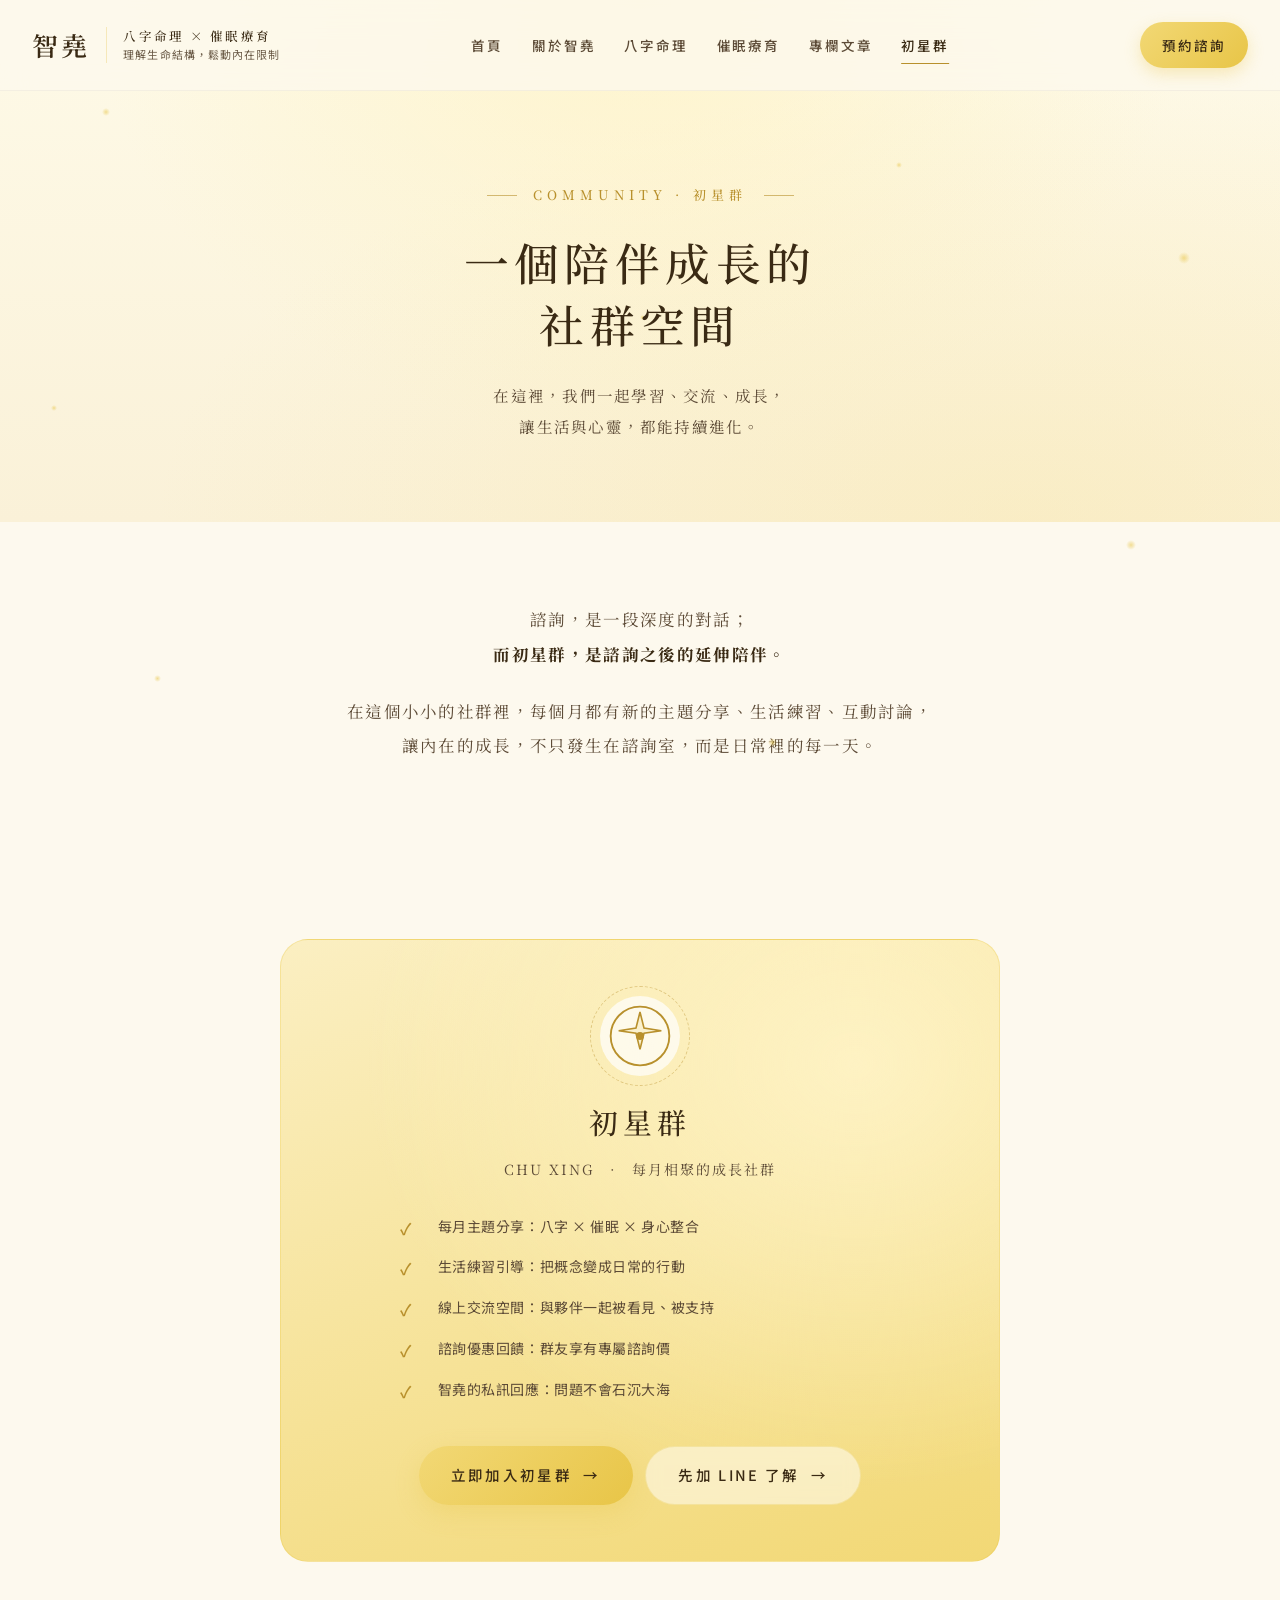
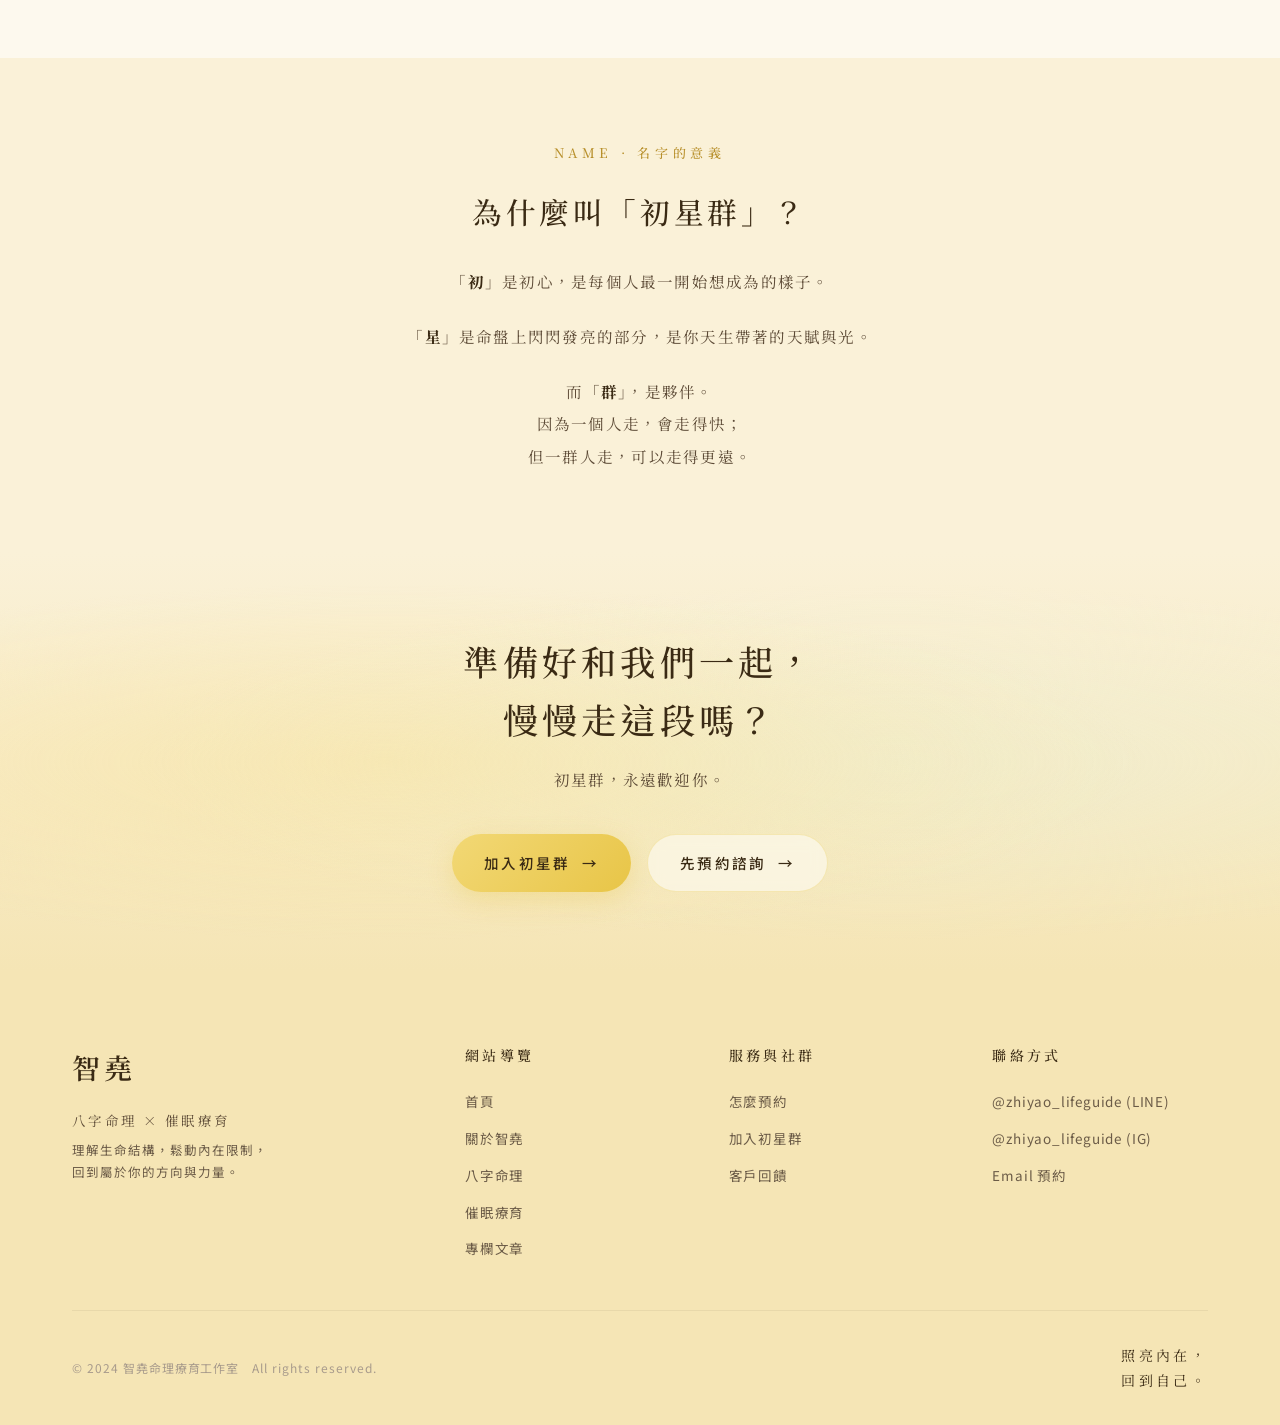
<file: community.html>
<!DOCTYPE html>
<html lang="zh-Hant">
<head>
<meta charset="UTF-8">
<meta name="viewport" content="width=device-width, initial-scale=1.0">
<title>初星群｜智堯陪伴成長社群｜每月主題與生活練習</title>
<meta name="description" content="加入「初星群」——智堯老師的成長陪伴社群。每月一個主題、生活練習、學員交流。在生活裡持續進化、找回穩定的自己。">

<link rel="canonical" href="https://hannahchen6134.github.io/chihyao_subconscious/community.html">

<!-- Open Graph / Facebook / LINE 分享 -->
<meta property="og:type" content="website">
<meta property="og:site_name" content="智堯｜八字命理 × 催眠療育">
<meta property="og:locale" content="zh_TW">
<meta property="og:title" content="初星群｜智堯陪伴成長社群">
<meta property="og:description" content="每月主題、生活練習、學員交流——在日常裡持續進化的陪伴空間。">
<meta property="og:url" content="https://hannahchen6134.github.io/chihyao_subconscious/community.html">
<meta property="og:image" content="https://hannahchen6134.github.io/chihyao_subconscious/zhiyao.jpg">
<meta property="og:image:width" content="1200">
<meta property="og:image:height" content="630">

<!-- Twitter Card -->
<meta name="twitter:card" content="summary_large_image">
<meta name="twitter:title" content="初星群｜智堯陪伴成長社群">
<meta name="twitter:description" content="每月主題、生活練習、學員交流——在日常裡持續進化的陪伴空間。">
<meta name="twitter:image" content="https://hannahchen6134.github.io/chihyao_subconscious/zhiyao.jpg">

<!-- Favicon (待補：請放一張 favicon.ico 在根目錄) -->
<link rel="icon" type="image/x-icon" href="https://hannahchen6134.github.io/chihyao_subconscious/favicon.ico">

<link rel="preconnect" href="https://fonts.googleapis.com">
<link rel="preconnect" href="https://fonts.gstatic.com" crossorigin>
<link href="https://fonts.googleapis.com/css2?family=Noto+Serif+TC:wght@400;500;600;700&family=Noto+Sans+TC:wght@300;400;500;600&display=swap" rel="stylesheet">
<link rel="stylesheet" href="shared.css">
</head>
<body>

<div class="bg-dots" aria-hidden="true">
  <div class="bg-dot"></div><div class="bg-dot"></div><div class="bg-dot"></div><div class="bg-dot"></div>
  <div class="bg-dot"></div><div class="bg-dot"></div><div class="bg-dot"></div><div class="bg-dot"></div>
</div>

<nav class="nav" id="nav">
  <div class="nav-inner">
    <a href="index.html" class="nav-brand">
      <span class="nav-brand-mark">智堯</span>
      <span class="nav-brand-tag">
        <span class="nav-brand-tag-main">八字命理 × 催眠療育</span>
        <span class="nav-brand-tag-sub">理解生命結構，鬆動內在限制</span>
      </span>
    </a>
    <ul class="nav-menu">
      <li><a href="index.html">首頁</a></li>
      <li><a href="about.html">關於智堯</a></li>
      <li><a href="bazi.html">八字命理</a></li>
      <li><a href="hypno.html">催眠療育</a></li>
      <li><a href="column.html">專欄文章</a></li>
      <li><a href="community.html" class="active">初星群</a></li>
    </ul>
    <a href="booking.html" class="nav-cta">預約諮詢</a>
    <button class="nav-hamburger" id="hamburger" aria-label="選單"><span></span><span></span><span></span></button>
  </div>
</nav>
<div class="nav-overlay" id="navOverlay"></div>
<aside class="nav-drawer" id="navDrawer" aria-hidden="true">
  <ul>
    <li><a href="index.html">首頁</a></li>
    <li><a href="about.html">關於智堯</a></li>
    <li><a href="bazi.html">八字命理</a></li>
    <li><a href="hypno.html">催眠療育</a></li>
    <li><a href="column.html">專欄文章</a></li>
    <li><a href="community.html">初星群</a></li>
    <li><a href="booking.html">怎麼預約</a></li>
  </ul>
  <a href="booking.html" class="nav-drawer-cta">預約諮詢</a>
</aside>

<header class="page-header">
  <div class="page-header-inner">
    <div class="fade-in"><span class="page-eyebrow">COMMUNITY  ·  初星群</span></div>
    <h1 class="fade-in delay-1">一個陪伴成長的<br>社群空間</h1>
    <p class="fade-in delay-2">在這裡，我們一起學習、交流、成長，<br>讓生活與心靈，都能持續進化。</p>
  </div>
</header>

<!-- 介紹 -->
<section style="padding:5rem 0;background:var(--color-bg-primary);">
  <div class="container-narrow">
    <div class="fade-in" style="text-align:center;max-width:680px;margin:0 auto;">
      <p style="font-family:var(--font-serif);font-size:16.5px;color:var(--color-brown-medium);line-height:2.1;letter-spacing:0.08em;margin-bottom:1.4rem;">
        諮詢，是一段深度的對話；<br><strong style="color:var(--color-brown-deep);">而初星群，是諮詢之後的延伸陪伴。</strong>
      </p>
      <p style="font-family:var(--font-serif);font-size:16.5px;color:var(--color-brown-medium);line-height:2.1;letter-spacing:0.08em;">
        在這個小小的社群裡，每個月都有新的主題分享、生活練習、互動討論，<br>讓內在的成長，不只發生在諮詢室，而是日常裡的每一天。
      </p>
    </div>
  </div>
</section>

<!-- 主卡 -->
<section class="community-section">
  <div class="community-card fade-in">
    <div class="community-icon">
      <svg viewBox="0 0 60 60" fill="none">
        <circle cx="30" cy="30" r="22" stroke="#B8902C" stroke-width="1.4"/>
        <path d="M30,12 L33,24 L46,26 L33,28 L30,40 L27,28 L14,26 L27,24 Z"
              stroke="#B8902C" stroke-width="1.2" fill="rgba(232,197,71,0.18)"/>
        <circle cx="30" cy="30" r="3" fill="#B8902C"/>
      </svg>
    </div>
    <h2>初星群</h2>
    <p class="tagline">CHU XING　·　每月相聚的成長社群</p>

    <ul class="community-features">
      <li>每月主題分享：八字 × 催眠 × 身心整合</li>
      <li>生活練習引導：把概念變成日常的行動</li>
      <li>線上交流空間：與夥伴一起被看見、被支持</li>
      <li>諮詢優惠回饋：群友享有專屬諮詢價</li>
      <li>智堯的私訊回應：問題不會石沉大海</li>
    </ul>

    <div class="community-link-row">
      <a href="#" class="btn btn-primary">立即加入初星群 <span class="btn-arrow">→</span></a>
      <a href="#" class="btn btn-ghost">先加 LINE 了解 <span class="btn-arrow">→</span></a>
    </div>
  </div>
</section>

<!-- 為什麼叫初星群 -->
<section style="padding:5rem 0;background:var(--color-bg-secondary);">
  <div class="container-narrow">
    <div class="fade-in" style="text-align:center;max-width:680px;margin:0 auto;">
      <span class="eyebrow" style="margin-bottom:1.2rem;">NAME  ·  名字的意義</span>
      <h2 style="font-size:clamp(1.5rem,2.4vw,1.85rem);margin-top:0.5rem;letter-spacing:0.12em;margin-bottom:2rem;">為什麼叫「初星群」？</h2>
      <p style="font-family:var(--font-serif);font-size:15.5px;color:var(--color-brown-medium);line-height:2.1;letter-spacing:0.08em;margin-bottom:1.4rem;">
        「<strong style="color:var(--color-brown-deep);">初</strong>」是初心，是每個人最一開始想成為的樣子。
      </p>
      <p style="font-family:var(--font-serif);font-size:15.5px;color:var(--color-brown-medium);line-height:2.1;letter-spacing:0.08em;margin-bottom:1.4rem;">
        「<strong style="color:var(--color-brown-deep);">星</strong>」是命盤上閃閃發亮的部分，是你天生帶著的天賦與光。
      </p>
      <p style="font-family:var(--font-serif);font-size:15.5px;color:var(--color-brown-medium);line-height:2.1;letter-spacing:0.08em;">
        而「<strong style="color:var(--color-brown-deep);">群</strong>」，是夥伴。<br>
        因為一個人走，會走得快；<br>但一群人走，可以走得更遠。
      </p>
    </div>
  </div>
</section>

<!-- CTA -->
<section class="cta-strip">
  <div class="cta-strip-inner fade-in">
    <h2>準備好和我們一起，<br>慢慢走這段嗎？</h2>
    <p>初星群，永遠歡迎你。</p>
    <div class="cta-strip-actions">
      <a href="#" class="btn btn-primary">加入初星群 <span class="btn-arrow">→</span></a>
      <a href="booking.html" class="btn btn-ghost">先預約諮詢 <span class="btn-arrow">→</span></a>
    </div>
  </div>
</section>

<footer class="footer">
  <div class="footer-inner">
    <div class="footer-grid">
      <div class="footer-brand">
        <div class="footer-brand-mark">智堯</div>
        <div class="footer-tag">八字命理 × 催眠療育</div>
        <div class="footer-tag-sub">理解生命結構，鬆動內在限制，<br>回到屬於你的方向與力量。</div>
      </div>
      <div class="footer-col">
        <h5>網站導覽</h5>
        <ul>
          <li><a href="index.html">首頁</a></li>
          <li><a href="about.html">關於智堯</a></li>
          <li><a href="bazi.html">八字命理</a></li>
          <li><a href="hypno.html">催眠療育</a></li>
          <li><a href="column.html">專欄文章</a></li>
        </ul>
      </div>
      <div class="footer-col">
        <h5>服務與社群</h5>
        <ul>
          <li><a href="booking.html">怎麼預約</a></li>
          <li><a href="community.html">加入初星群</a></li>
          <li><a href="testimonials.html">客戶回饋</a></li>
        </ul>
      </div>
      <div class="footer-col">
        <h5>聯絡方式</h5>
        <ul>
          <li><a href="#">@zhiyao_lifeguide (LINE)</a></li>
          <li><a href="#">@zhiyao_lifeguide (IG)</a></li>
          <li><a href="mailto:">Email 預約</a></li>
        </ul>
      </div>
    </div>
    <div class="footer-bottom">
      <div class="footer-copyright">© 2024 智堯命理療育工作室　All rights reserved.</div>
      <div class="footer-slogan">照亮內在，<br>回到自己。</div>
    </div>
  </div>
</footer>

<script src="shared.js"></script>
</body>
</html>
</file>
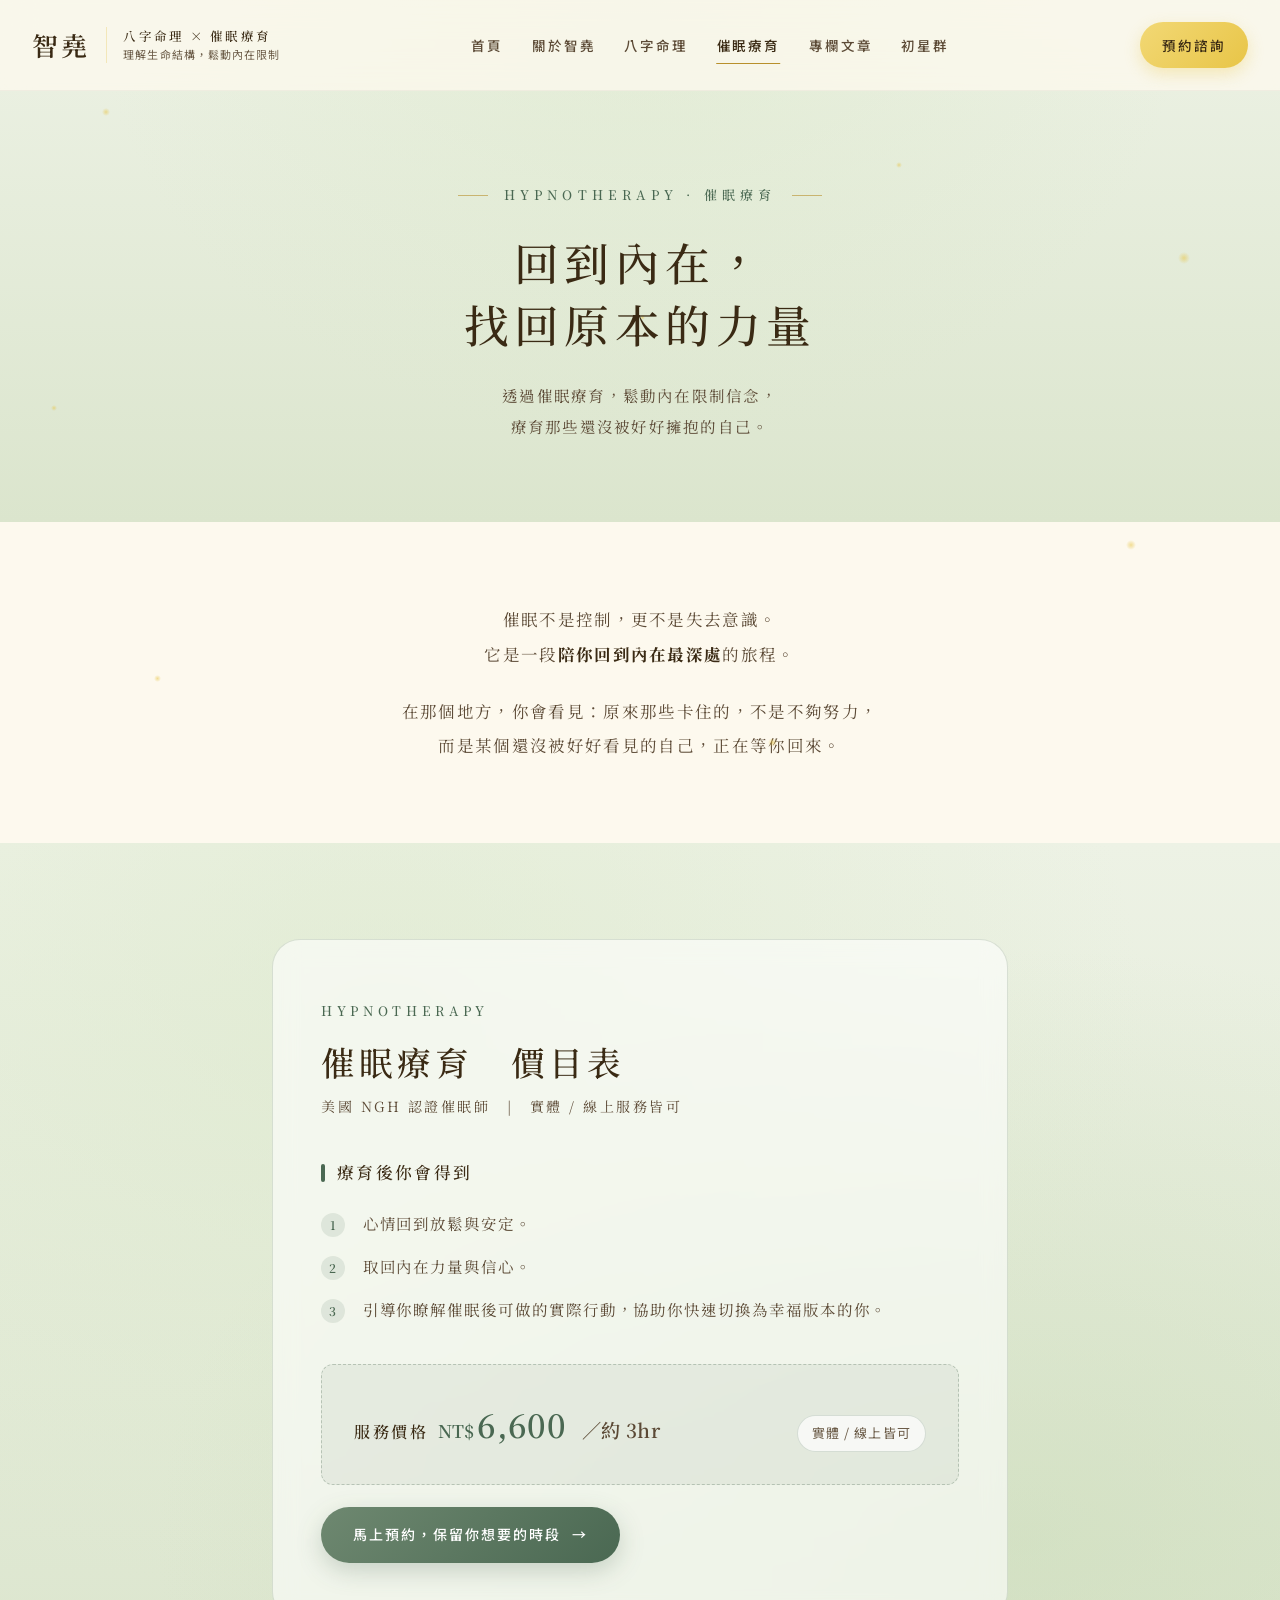
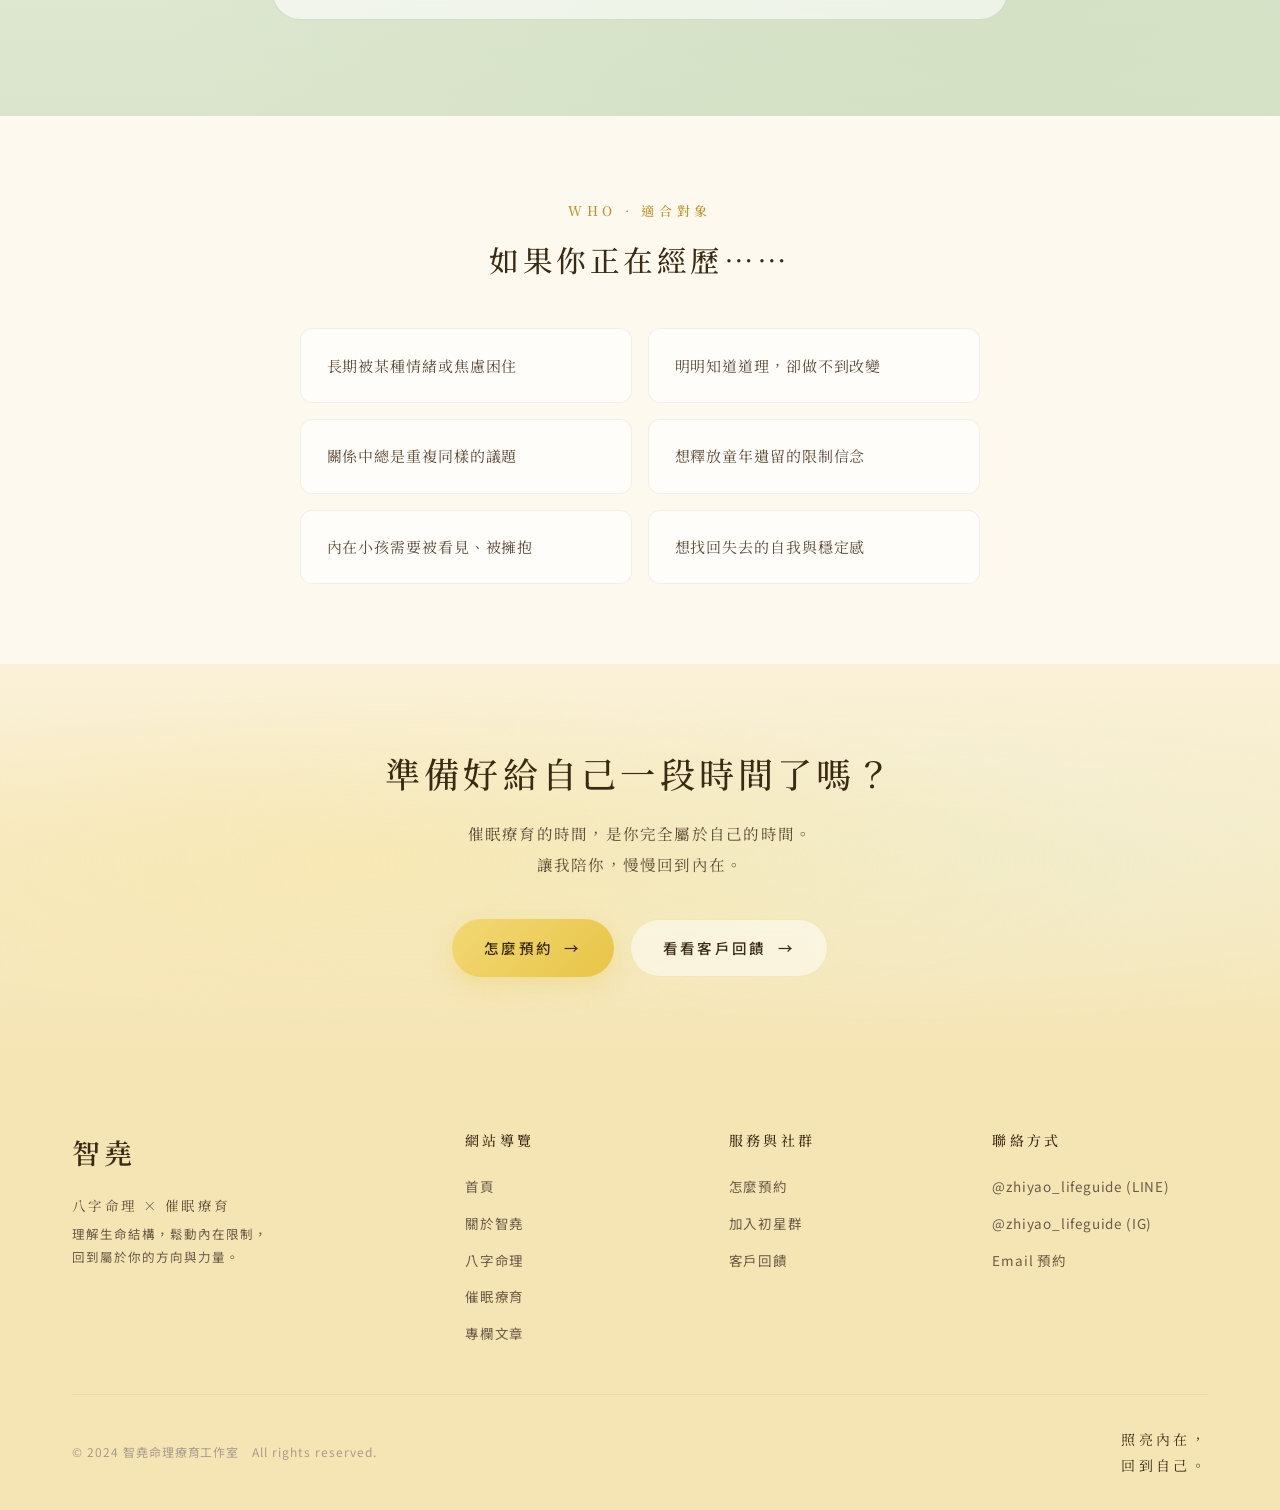
<file: hypno.html>
<!DOCTYPE html>
<html lang="zh-Hant">
<head>
<meta charset="UTF-8">
<meta name="viewport" content="width=device-width, initial-scale=1.0">
<title>催眠療育服務｜美國 NGH 認證｜鬆動內在限制｜智堯</title>
<meta name="description" content="美國 NGH 認證催眠療育。一場約 3 小時的完整療程，陪你穿越潛意識卡點、釋放情緒、找回穩定與行動的力量。線上 / 實體皆可，NT$6,600。立即了解服務內容。">

<link rel="canonical" href="https://hannahchen6134.github.io/chihyao_subconscious/hypno.html">

<!-- Open Graph / Facebook / LINE 分享 -->
<meta property="og:type" content="website">
<meta property="og:site_name" content="智堯｜八字命理 × 催眠療育">
<meta property="og:locale" content="zh_TW">
<meta property="og:title" content="催眠療育｜美國 NGH 認證催眠師｜智堯">
<meta property="og:description" content="約 3 小時的完整催眠療程，陪你穿越潛意識卡點、釋放情緒、回到穩定。線上 / 實體皆可。">
<meta property="og:url" content="https://hannahchen6134.github.io/chihyao_subconscious/hypno.html">
<meta property="og:image" content="https://hannahchen6134.github.io/chihyao_subconscious/zhiyao.jpg">
<meta property="og:image:width" content="1200">
<meta property="og:image:height" content="630">

<!-- Twitter Card -->
<meta name="twitter:card" content="summary_large_image">
<meta name="twitter:title" content="催眠療育｜美國 NGH 認證催眠師｜智堯">
<meta name="twitter:description" content="約 3 小時的完整催眠療程，陪你穿越潛意識卡點、釋放情緒、回到穩定。線上 / 實體皆可。">
<meta name="twitter:image" content="https://hannahchen6134.github.io/chihyao_subconscious/zhiyao.jpg">

<!-- Favicon (待補：請放一張 favicon.ico 在根目錄) -->
<link rel="icon" type="image/x-icon" href="https://hannahchen6134.github.io/chihyao_subconscious/favicon.ico">

<link rel="preconnect" href="https://fonts.googleapis.com">
<link rel="preconnect" href="https://fonts.gstatic.com" crossorigin>
<link href="https://fonts.googleapis.com/css2?family=Noto+Serif+TC:wght@400;500;600;700&family=Noto+Sans+TC:wght@300;400;500;600&display=swap" rel="stylesheet">
<link rel="stylesheet" href="shared.css">
</head>
<body>

<div class="bg-dots" aria-hidden="true">
  <div class="bg-dot"></div><div class="bg-dot"></div><div class="bg-dot"></div><div class="bg-dot"></div>
  <div class="bg-dot"></div><div class="bg-dot"></div><div class="bg-dot"></div><div class="bg-dot"></div>
</div>

<nav class="nav" id="nav">
  <div class="nav-inner">
    <a href="index.html" class="nav-brand">
      <span class="nav-brand-mark">智堯</span>
      <span class="nav-brand-tag">
        <span class="nav-brand-tag-main">八字命理 × 催眠療育</span>
        <span class="nav-brand-tag-sub">理解生命結構，鬆動內在限制</span>
      </span>
    </a>
    <ul class="nav-menu">
      <li><a href="index.html">首頁</a></li>
      <li><a href="about.html">關於智堯</a></li>
      <li><a href="bazi.html">八字命理</a></li>
      <li><a href="hypno.html" class="active">催眠療育</a></li>
      <li><a href="column.html">專欄文章</a></li>
      <li><a href="community.html">初星群</a></li>
    </ul>
    <a href="booking.html" class="nav-cta">預約諮詢</a>
    <button class="nav-hamburger" id="hamburger" aria-label="選單"><span></span><span></span><span></span></button>
  </div>
</nav>
<div class="nav-overlay" id="navOverlay"></div>
<aside class="nav-drawer" id="navDrawer" aria-hidden="true">
  <ul>
    <li><a href="index.html">首頁</a></li>
    <li><a href="about.html">關於智堯</a></li>
    <li><a href="bazi.html">八字命理</a></li>
    <li><a href="hypno.html">催眠療育</a></li>
    <li><a href="column.html">專欄文章</a></li>
    <li><a href="community.html">初星群</a></li>
    <li><a href="booking.html">怎麼預約</a></li>
  </ul>
  <a href="booking.html" class="nav-drawer-cta">預約諮詢</a>
</aside>

<header class="page-header" style="background:radial-gradient(ellipse at 50% 0%, rgba(218,232,200,0.45) 0%, transparent 60%),linear-gradient(180deg, #EDF2E5 0%, #DBE5CD 100%);">
  <div class="page-header-inner">
    <div class="fade-in"><span class="page-eyebrow" style="color:var(--color-hypno);">HYPNOTHERAPY  ·  催眠療育</span></div>
    <h1 class="fade-in delay-1">回到內在，<br>找回原本的力量</h1>
    <p class="fade-in delay-2">透過催眠療育，鬆動內在限制信念，<br>療育那些還沒被好好擁抱的自己。</p>
  </div>
</header>

<!-- 介紹 -->
<section style="padding:5rem 0;background:var(--color-bg-primary);">
  <div class="container-narrow">
    <div class="fade-in" style="text-align:center;max-width:680px;margin:0 auto;">
      <p style="font-family:var(--font-serif);font-size:16.5px;color:var(--color-brown-medium);line-height:2.1;letter-spacing:0.08em;margin-bottom:1.4rem;">
        催眠不是控制，更不是失去意識。<br>它是一段<strong style="color:var(--color-brown-deep);">陪你回到內在最深處</strong>的旅程。
      </p>
      <p style="font-family:var(--font-serif);font-size:16.5px;color:var(--color-brown-medium);line-height:2.1;letter-spacing:0.08em;">
        在那個地方，你會看見：原來那些卡住的，不是不夠努力，<br>而是某個還沒被好好看見的自己，正在等你回來。
      </p>
    </div>
  </div>
</section>

<!-- 主要服務卡 -->
<section class="hypno-section" id="service">
  <div class="hypno-card">
    <div class="hypno-inner fade-in">
      <span class="hypno-eyebrow">HYPNOTHERAPY</span>
      <h2 class="hypno-title">催眠療育　價目表</h2>
      <p class="hypno-subtitle">美國 NGH 認證催眠師　|　實體 / 線上服務皆可</p>

      <div class="hypno-benefits-title">療育後你會得到</div>
      <ul class="hypno-benefits">
        <li><span class="benefit-num">1</span><span>心情回到放鬆與安定。</span></li>
        <li><span class="benefit-num">2</span><span>取回內在力量與信心。</span></li>
        <li><span class="benefit-num">3</span><span>引導你瞭解催眠後可做的實際行動，協助你快速切換為幸福版本的你。</span></li>
      </ul>

      <div class="hypno-price-block">
        <span class="hypno-price-label">服務價格</span>
        <span class="hypno-price-value">
          <span class="currency">NT$</span><span class="num-count" data-target="6600">6600</span>
          <span class="unit">／約 3hr</span>
        </span>
        <span class="hypno-format">實體 / 線上皆可</span>
      </div>

      <a href="booking.html" class="hypno-cta">
        馬上預約，保留你想要的時段
        <span class="btn-arrow">→</span>
      </a>
    </div>
  </div>
</section>

<!-- 適合對象 -->
<section style="padding:5rem 0;background:var(--color-bg-primary);">
  <div class="container-narrow">
    <div class="fade-in" style="text-align:center;margin-bottom:3rem;">
      <span class="eyebrow">WHO  ·  適合對象</span>
      <h2 style="font-size:clamp(1.5rem,2.4vw,1.85rem);margin-top:1rem;letter-spacing:0.12em;">如果你正在經歷⋯⋯</h2>
    </div>
    <ul style="list-style:none;display:grid;grid-template-columns:repeat(2,1fr);gap:1rem;max-width:680px;margin:0 auto;">
      <li class="fade-in" style="padding:1.4rem 1.6rem;background:rgba(255,255,255,0.7);border:1px solid var(--color-border);border-radius:var(--radius-md);font-family:var(--font-serif);font-size:15px;color:var(--color-brown-medium);line-height:1.85;letter-spacing:0.06em;">長期被某種情緒或焦慮困住</li>
      <li class="fade-in delay-1" style="padding:1.4rem 1.6rem;background:rgba(255,255,255,0.7);border:1px solid var(--color-border);border-radius:var(--radius-md);font-family:var(--font-serif);font-size:15px;color:var(--color-brown-medium);line-height:1.85;letter-spacing:0.06em;">明明知道道理，卻做不到改變</li>
      <li class="fade-in delay-1" style="padding:1.4rem 1.6rem;background:rgba(255,255,255,0.7);border:1px solid var(--color-border);border-radius:var(--radius-md);font-family:var(--font-serif);font-size:15px;color:var(--color-brown-medium);line-height:1.85;letter-spacing:0.06em;">關係中總是重複同樣的議題</li>
      <li class="fade-in delay-2" style="padding:1.4rem 1.6rem;background:rgba(255,255,255,0.7);border:1px solid var(--color-border);border-radius:var(--radius-md);font-family:var(--font-serif);font-size:15px;color:var(--color-brown-medium);line-height:1.85;letter-spacing:0.06em;">想釋放童年遺留的限制信念</li>
      <li class="fade-in delay-2" style="padding:1.4rem 1.6rem;background:rgba(255,255,255,0.7);border:1px solid var(--color-border);border-radius:var(--radius-md);font-family:var(--font-serif);font-size:15px;color:var(--color-brown-medium);line-height:1.85;letter-spacing:0.06em;">內在小孩需要被看見、被擁抱</li>
      <li class="fade-in delay-3" style="padding:1.4rem 1.6rem;background:rgba(255,255,255,0.7);border:1px solid var(--color-border);border-radius:var(--radius-md);font-family:var(--font-serif);font-size:15px;color:var(--color-brown-medium);line-height:1.85;letter-spacing:0.06em;">想找回失去的自我與穩定感</li>
    </ul>
  </div>
</section>

<!-- CTA -->
<section class="cta-strip">
  <div class="cta-strip-inner fade-in">
    <h2>準備好給自己一段時間了嗎？</h2>
    <p>催眠療育的時間，是你完全屬於自己的時間。<br>讓我陪你，慢慢回到內在。</p>
    <div class="cta-strip-actions">
      <a href="booking.html" class="btn btn-primary">怎麼預約 <span class="btn-arrow">→</span></a>
      <a href="testimonials.html" class="btn btn-ghost">看看客戶回饋 <span class="btn-arrow">→</span></a>
    </div>
  </div>
</section>

<footer class="footer">
  <div class="footer-inner">
    <div class="footer-grid">
      <div class="footer-brand">
        <div class="footer-brand-mark">智堯</div>
        <div class="footer-tag">八字命理 × 催眠療育</div>
        <div class="footer-tag-sub">理解生命結構，鬆動內在限制，<br>回到屬於你的方向與力量。</div>
      </div>
      <div class="footer-col">
        <h5>網站導覽</h5>
        <ul>
          <li><a href="index.html">首頁</a></li>
          <li><a href="about.html">關於智堯</a></li>
          <li><a href="bazi.html">八字命理</a></li>
          <li><a href="hypno.html">催眠療育</a></li>
          <li><a href="column.html">專欄文章</a></li>
        </ul>
      </div>
      <div class="footer-col">
        <h5>服務與社群</h5>
        <ul>
          <li><a href="booking.html">怎麼預約</a></li>
          <li><a href="community.html">加入初星群</a></li>
          <li><a href="testimonials.html">客戶回饋</a></li>
        </ul>
      </div>
      <div class="footer-col">
        <h5>聯絡方式</h5>
        <ul>
          <li><a href="#">@zhiyao_lifeguide (LINE)</a></li>
          <li><a href="#">@zhiyao_lifeguide (IG)</a></li>
          <li><a href="mailto:">Email 預約</a></li>
        </ul>
      </div>
    </div>
    <div class="footer-bottom">
      <div class="footer-copyright">© 2024 智堯命理療育工作室　All rights reserved.</div>
      <div class="footer-slogan">照亮內在，<br>回到自己。</div>
    </div>
  </div>
</footer>

<script src="shared.js"></script>
</body>
</html>
</file>
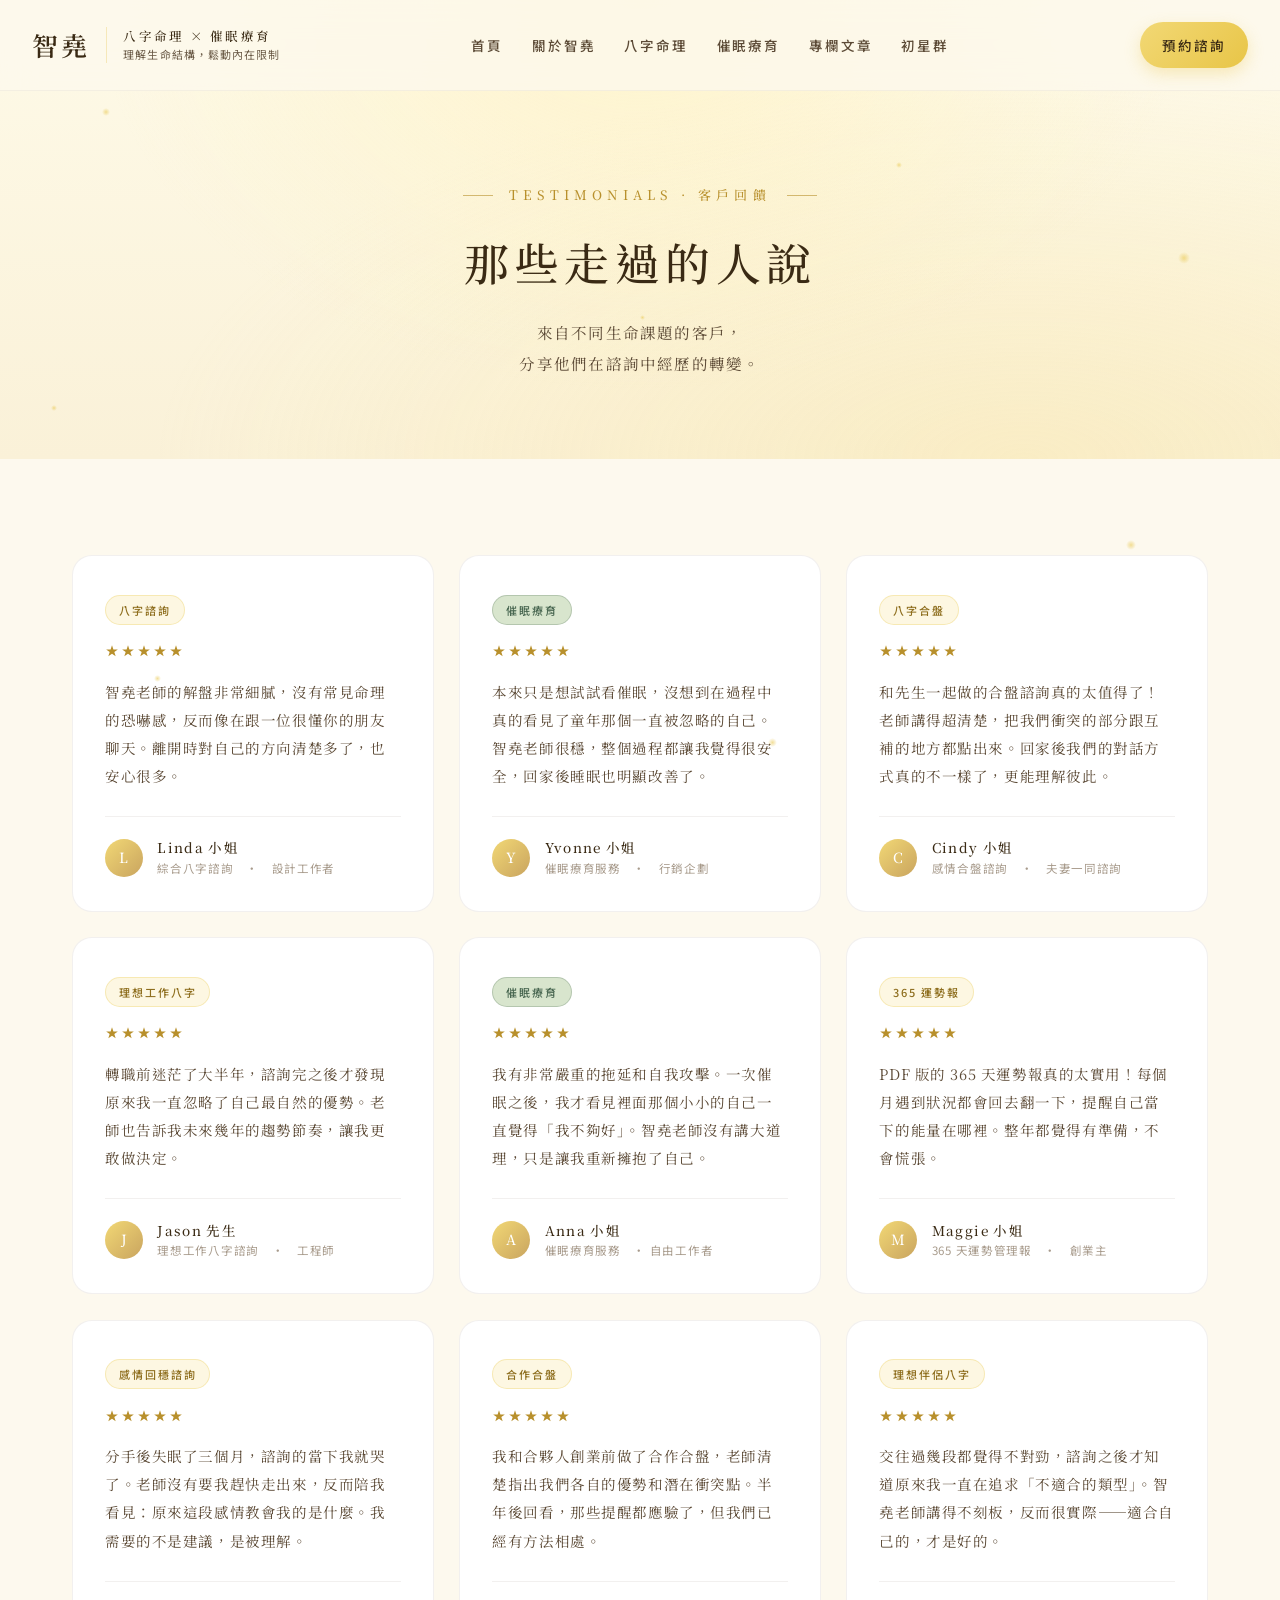
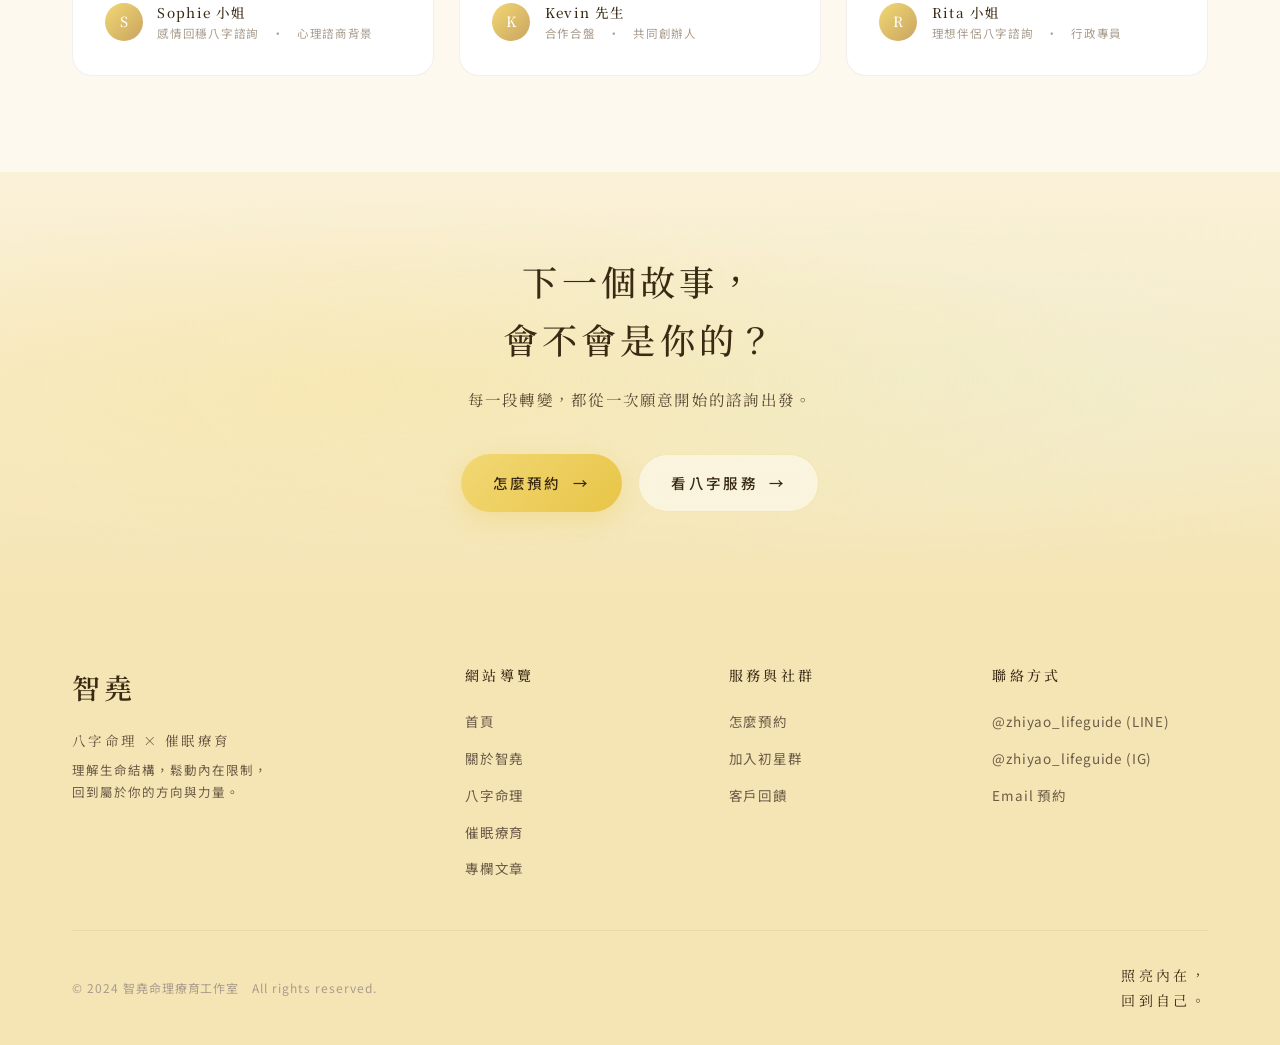
<file: testimonials.html>
<!DOCTYPE html>
<html lang="zh-Hant">
<head>
<meta charset="UTF-8">
<meta name="viewport" content="width=device-width, initial-scale=1.0">
<title>客戶回饋｜在這裡走過迷茫的人說｜智堯</title>
<meta name="description" content="來自不同生命課題的客戶見證——他們在智堯的八字諮詢、催眠療育中經歷的轉變、釋放與重新出發。看真實故事，找到屬於你的下一步。">

<link rel="canonical" href="https://hannahchen6134.github.io/chihyao_subconscious/testimonials.html">

<!-- Open Graph / Facebook / LINE 分享 -->
<meta property="og:type" content="website">
<meta property="og:site_name" content="智堯｜八字命理 × 催眠療育">
<meta property="og:locale" content="zh_TW">
<meta property="og:title" content="客戶見證｜真實的諮詢故事">
<meta property="og:description" content="他們原本被什麼困住，又是怎麼透過八字與催眠走出來——看客戶的真實見證。">
<meta property="og:url" content="https://hannahchen6134.github.io/chihyao_subconscious/testimonials.html">
<meta property="og:image" content="https://hannahchen6134.github.io/chihyao_subconscious/zhiyao.jpg">
<meta property="og:image:width" content="1200">
<meta property="og:image:height" content="630">

<!-- Twitter Card -->
<meta name="twitter:card" content="summary_large_image">
<meta name="twitter:title" content="客戶見證｜真實的諮詢故事">
<meta name="twitter:description" content="他們原本被什麼困住，又是怎麼透過八字與催眠走出來——看客戶的真實見證。">
<meta name="twitter:image" content="https://hannahchen6134.github.io/chihyao_subconscious/zhiyao.jpg">

<!-- Favicon (待補：請放一張 favicon.ico 在根目錄) -->
<link rel="icon" type="image/x-icon" href="https://hannahchen6134.github.io/chihyao_subconscious/favicon.ico">

<link rel="preconnect" href="https://fonts.googleapis.com">
<link rel="preconnect" href="https://fonts.gstatic.com" crossorigin>
<link href="https://fonts.googleapis.com/css2?family=Noto+Serif+TC:wght@400;500;600;700&family=Noto+Sans+TC:wght@300;400;500;600&display=swap" rel="stylesheet">
<link rel="stylesheet" href="shared.css">
</head>
<body>

<div class="bg-dots" aria-hidden="true">
  <div class="bg-dot"></div><div class="bg-dot"></div><div class="bg-dot"></div><div class="bg-dot"></div>
  <div class="bg-dot"></div><div class="bg-dot"></div><div class="bg-dot"></div><div class="bg-dot"></div>
</div>

<nav class="nav" id="nav">
  <div class="nav-inner">
    <a href="index.html" class="nav-brand">
      <span class="nav-brand-mark">智堯</span>
      <span class="nav-brand-tag">
        <span class="nav-brand-tag-main">八字命理 × 催眠療育</span>
        <span class="nav-brand-tag-sub">理解生命結構，鬆動內在限制</span>
      </span>
    </a>
    <ul class="nav-menu">
      <li><a href="index.html">首頁</a></li>
      <li><a href="about.html">關於智堯</a></li>
      <li><a href="bazi.html">八字命理</a></li>
      <li><a href="hypno.html">催眠療育</a></li>
      <li><a href="column.html">專欄文章</a></li>
      <li><a href="community.html">初星群</a></li>
    </ul>
    <a href="booking.html" class="nav-cta">預約諮詢</a>
    <button class="nav-hamburger" id="hamburger" aria-label="選單"><span></span><span></span><span></span></button>
  </div>
</nav>
<div class="nav-overlay" id="navOverlay"></div>
<aside class="nav-drawer" id="navDrawer" aria-hidden="true">
  <ul>
    <li><a href="index.html">首頁</a></li>
    <li><a href="about.html">關於智堯</a></li>
    <li><a href="bazi.html">八字命理</a></li>
    <li><a href="hypno.html">催眠療育</a></li>
    <li><a href="column.html">專欄文章</a></li>
    <li><a href="community.html">初星群</a></li>
    <li><a href="booking.html">怎麼預約</a></li>
  </ul>
  <a href="booking.html" class="nav-drawer-cta">預約諮詢</a>
</aside>

<header class="page-header">
  <div class="page-header-inner">
    <div class="fade-in"><span class="page-eyebrow">TESTIMONIALS  ·  客戶回饋</span></div>
    <h1 class="fade-in delay-1">那些走過的人說</h1>
    <p class="fade-in delay-2">來自不同生命課題的客戶，<br>分享他們在諮詢中經歷的轉變。</p>
  </div>
</header>

<!-- 全部回饋 -->
<section style="padding:6rem 0;background:var(--color-bg-primary);">
  <div class="testi-grid-full">
    <!-- 1 -->
    <div class="testi-card fade-in">
      <span class="testi-quote-mark">「</span>
      <span class="testi-tag">八字諮詢</span>
      <div class="testi-stars">
        <svg viewBox="0 0 24 24" fill="currentColor"><path d="M12 2l2.4 7.4H22l-6 4.4 2.3 7.2L12 16.7 5.7 21l2.3-7.2-6-4.4h7.6z"/></svg>
        <svg viewBox="0 0 24 24" fill="currentColor"><path d="M12 2l2.4 7.4H22l-6 4.4 2.3 7.2L12 16.7 5.7 21l2.3-7.2-6-4.4h7.6z"/></svg>
        <svg viewBox="0 0 24 24" fill="currentColor"><path d="M12 2l2.4 7.4H22l-6 4.4 2.3 7.2L12 16.7 5.7 21l2.3-7.2-6-4.4h7.6z"/></svg>
        <svg viewBox="0 0 24 24" fill="currentColor"><path d="M12 2l2.4 7.4H22l-6 4.4 2.3 7.2L12 16.7 5.7 21l2.3-7.2-6-4.4h7.6z"/></svg>
        <svg viewBox="0 0 24 24" fill="currentColor"><path d="M12 2l2.4 7.4H22l-6 4.4 2.3 7.2L12 16.7 5.7 21l2.3-7.2-6-4.4h7.6z"/></svg>
      </div>
      <p class="testi-text">智堯老師的解盤非常細膩，沒有常見命理的恐嚇感，反而像在跟一位很懂你的朋友聊天。離開時對自己的方向清楚多了，也安心很多。</p>
      <div class="testi-author">
        <div class="testi-avatar">L</div>
        <div><div class="testi-name">Linda 小姐</div><div class="testi-meta">綜合八字諮詢　·　設計工作者</div></div>
      </div>
    </div>
    <!-- 2 -->
    <div class="testi-card fade-in delay-1">
      <span class="testi-quote-mark">「</span>
      <span class="testi-tag tag-hypno">催眠療育</span>
      <div class="testi-stars">
        <svg viewBox="0 0 24 24" fill="currentColor"><path d="M12 2l2.4 7.4H22l-6 4.4 2.3 7.2L12 16.7 5.7 21l2.3-7.2-6-4.4h7.6z"/></svg>
        <svg viewBox="0 0 24 24" fill="currentColor"><path d="M12 2l2.4 7.4H22l-6 4.4 2.3 7.2L12 16.7 5.7 21l2.3-7.2-6-4.4h7.6z"/></svg>
        <svg viewBox="0 0 24 24" fill="currentColor"><path d="M12 2l2.4 7.4H22l-6 4.4 2.3 7.2L12 16.7 5.7 21l2.3-7.2-6-4.4h7.6z"/></svg>
        <svg viewBox="0 0 24 24" fill="currentColor"><path d="M12 2l2.4 7.4H22l-6 4.4 2.3 7.2L12 16.7 5.7 21l2.3-7.2-6-4.4h7.6z"/></svg>
        <svg viewBox="0 0 24 24" fill="currentColor"><path d="M12 2l2.4 7.4H22l-6 4.4 2.3 7.2L12 16.7 5.7 21l2.3-7.2-6-4.4h7.6z"/></svg>
      </div>
      <p class="testi-text">本來只是想試試看催眠，沒想到在過程中真的看見了童年那個一直被忽略的自己。智堯老師很穩，整個過程都讓我覺得很安全，回家後睡眠也明顯改善了。</p>
      <div class="testi-author">
        <div class="testi-avatar">Y</div>
        <div><div class="testi-name">Yvonne 小姐</div><div class="testi-meta">催眠療育服務　·　行銷企劃</div></div>
      </div>
    </div>
    <!-- 3 -->
    <div class="testi-card fade-in delay-2">
      <span class="testi-quote-mark">「</span>
      <span class="testi-tag">八字合盤</span>
      <div class="testi-stars">
        <svg viewBox="0 0 24 24" fill="currentColor"><path d="M12 2l2.4 7.4H22l-6 4.4 2.3 7.2L12 16.7 5.7 21l2.3-7.2-6-4.4h7.6z"/></svg>
        <svg viewBox="0 0 24 24" fill="currentColor"><path d="M12 2l2.4 7.4H22l-6 4.4 2.3 7.2L12 16.7 5.7 21l2.3-7.2-6-4.4h7.6z"/></svg>
        <svg viewBox="0 0 24 24" fill="currentColor"><path d="M12 2l2.4 7.4H22l-6 4.4 2.3 7.2L12 16.7 5.7 21l2.3-7.2-6-4.4h7.6z"/></svg>
        <svg viewBox="0 0 24 24" fill="currentColor"><path d="M12 2l2.4 7.4H22l-6 4.4 2.3 7.2L12 16.7 5.7 21l2.3-7.2-6-4.4h7.6z"/></svg>
        <svg viewBox="0 0 24 24" fill="currentColor"><path d="M12 2l2.4 7.4H22l-6 4.4 2.3 7.2L12 16.7 5.7 21l2.3-7.2-6-4.4h7.6z"/></svg>
      </div>
      <p class="testi-text">和先生一起做的合盤諮詢真的太值得了！老師講得超清楚，把我們衝突的部分跟互補的地方都點出來。回家後我們的對話方式真的不一樣了，更能理解彼此。</p>
      <div class="testi-author">
        <div class="testi-avatar">C</div>
        <div><div class="testi-name">Cindy 小姐</div><div class="testi-meta">感情合盤諮詢　·　夫妻一同諮詢</div></div>
      </div>
    </div>
    <!-- 4 -->
    <div class="testi-card fade-in">
      <span class="testi-quote-mark">「</span>
      <span class="testi-tag">理想工作八字</span>
      <div class="testi-stars">
        <svg viewBox="0 0 24 24" fill="currentColor"><path d="M12 2l2.4 7.4H22l-6 4.4 2.3 7.2L12 16.7 5.7 21l2.3-7.2-6-4.4h7.6z"/></svg>
        <svg viewBox="0 0 24 24" fill="currentColor"><path d="M12 2l2.4 7.4H22l-6 4.4 2.3 7.2L12 16.7 5.7 21l2.3-7.2-6-4.4h7.6z"/></svg>
        <svg viewBox="0 0 24 24" fill="currentColor"><path d="M12 2l2.4 7.4H22l-6 4.4 2.3 7.2L12 16.7 5.7 21l2.3-7.2-6-4.4h7.6z"/></svg>
        <svg viewBox="0 0 24 24" fill="currentColor"><path d="M12 2l2.4 7.4H22l-6 4.4 2.3 7.2L12 16.7 5.7 21l2.3-7.2-6-4.4h7.6z"/></svg>
        <svg viewBox="0 0 24 24" fill="currentColor"><path d="M12 2l2.4 7.4H22l-6 4.4 2.3 7.2L12 16.7 5.7 21l2.3-7.2-6-4.4h7.6z"/></svg>
      </div>
      <p class="testi-text">轉職前迷茫了大半年，諮詢完之後才發現原來我一直忽略了自己最自然的優勢。老師也告訴我未來幾年的趨勢節奏，讓我更敢做決定。</p>
      <div class="testi-author">
        <div class="testi-avatar">J</div>
        <div><div class="testi-name">Jason 先生</div><div class="testi-meta">理想工作八字諮詢　·　工程師</div></div>
      </div>
    </div>
    <!-- 5 -->
    <div class="testi-card fade-in delay-1">
      <span class="testi-quote-mark">「</span>
      <span class="testi-tag tag-hypno">催眠療育</span>
      <div class="testi-stars">
        <svg viewBox="0 0 24 24" fill="currentColor"><path d="M12 2l2.4 7.4H22l-6 4.4 2.3 7.2L12 16.7 5.7 21l2.3-7.2-6-4.4h7.6z"/></svg>
        <svg viewBox="0 0 24 24" fill="currentColor"><path d="M12 2l2.4 7.4H22l-6 4.4 2.3 7.2L12 16.7 5.7 21l2.3-7.2-6-4.4h7.6z"/></svg>
        <svg viewBox="0 0 24 24" fill="currentColor"><path d="M12 2l2.4 7.4H22l-6 4.4 2.3 7.2L12 16.7 5.7 21l2.3-7.2-6-4.4h7.6z"/></svg>
        <svg viewBox="0 0 24 24" fill="currentColor"><path d="M12 2l2.4 7.4H22l-6 4.4 2.3 7.2L12 16.7 5.7 21l2.3-7.2-6-4.4h7.6z"/></svg>
        <svg viewBox="0 0 24 24" fill="currentColor"><path d="M12 2l2.4 7.4H22l-6 4.4 2.3 7.2L12 16.7 5.7 21l2.3-7.2-6-4.4h7.6z"/></svg>
      </div>
      <p class="testi-text">我有非常嚴重的拖延和自我攻擊。一次催眠之後，我才看見裡面那個小小的自己一直覺得「我不夠好」。智堯老師沒有講大道理，只是讓我重新擁抱了自己。</p>
      <div class="testi-author">
        <div class="testi-avatar">A</div>
        <div><div class="testi-name">Anna 小姐</div><div class="testi-meta">催眠療育服務　·  自由工作者</div></div>
      </div>
    </div>
    <!-- 6 -->
    <div class="testi-card fade-in delay-2">
      <span class="testi-quote-mark">「</span>
      <span class="testi-tag">365 運勢報</span>
      <div class="testi-stars">
        <svg viewBox="0 0 24 24" fill="currentColor"><path d="M12 2l2.4 7.4H22l-6 4.4 2.3 7.2L12 16.7 5.7 21l2.3-7.2-6-4.4h7.6z"/></svg>
        <svg viewBox="0 0 24 24" fill="currentColor"><path d="M12 2l2.4 7.4H22l-6 4.4 2.3 7.2L12 16.7 5.7 21l2.3-7.2-6-4.4h7.6z"/></svg>
        <svg viewBox="0 0 24 24" fill="currentColor"><path d="M12 2l2.4 7.4H22l-6 4.4 2.3 7.2L12 16.7 5.7 21l2.3-7.2-6-4.4h7.6z"/></svg>
        <svg viewBox="0 0 24 24" fill="currentColor"><path d="M12 2l2.4 7.4H22l-6 4.4 2.3 7.2L12 16.7 5.7 21l2.3-7.2-6-4.4h7.6z"/></svg>
        <svg viewBox="0 0 24 24" fill="currentColor"><path d="M12 2l2.4 7.4H22l-6 4.4 2.3 7.2L12 16.7 5.7 21l2.3-7.2-6-4.4h7.6z"/></svg>
      </div>
      <p class="testi-text">PDF 版的 365 天運勢報真的太實用！每個月遇到狀況都會回去翻一下，提醒自己當下的能量在哪裡。整年都覺得有準備，不會慌張。</p>
      <div class="testi-author">
        <div class="testi-avatar">M</div>
        <div><div class="testi-name">Maggie 小姐</div><div class="testi-meta">365 天運勢管理報　·　創業主</div></div>
      </div>
    </div>
    <!-- 7 -->
    <div class="testi-card fade-in">
      <span class="testi-quote-mark">「</span>
      <span class="testi-tag">感情回穩諮詢</span>
      <div class="testi-stars">
        <svg viewBox="0 0 24 24" fill="currentColor"><path d="M12 2l2.4 7.4H22l-6 4.4 2.3 7.2L12 16.7 5.7 21l2.3-7.2-6-4.4h7.6z"/></svg>
        <svg viewBox="0 0 24 24" fill="currentColor"><path d="M12 2l2.4 7.4H22l-6 4.4 2.3 7.2L12 16.7 5.7 21l2.3-7.2-6-4.4h7.6z"/></svg>
        <svg viewBox="0 0 24 24" fill="currentColor"><path d="M12 2l2.4 7.4H22l-6 4.4 2.3 7.2L12 16.7 5.7 21l2.3-7.2-6-4.4h7.6z"/></svg>
        <svg viewBox="0 0 24 24" fill="currentColor"><path d="M12 2l2.4 7.4H22l-6 4.4 2.3 7.2L12 16.7 5.7 21l2.3-7.2-6-4.4h7.6z"/></svg>
        <svg viewBox="0 0 24 24" fill="currentColor"><path d="M12 2l2.4 7.4H22l-6 4.4 2.3 7.2L12 16.7 5.7 21l2.3-7.2-6-4.4h7.6z"/></svg>
      </div>
      <p class="testi-text">分手後失眠了三個月，諮詢的當下我就哭了。老師沒有要我趕快走出來，反而陪我看見：原來這段感情教會我的是什麼。我需要的不是建議，是被理解。</p>
      <div class="testi-author">
        <div class="testi-avatar">S</div>
        <div><div class="testi-name">Sophie 小姐</div><div class="testi-meta">感情回穩八字諮詢　·　心理諮商背景</div></div>
      </div>
    </div>
    <!-- 8 -->
    <div class="testi-card fade-in delay-1">
      <span class="testi-quote-mark">「</span>
      <span class="testi-tag">合作合盤</span>
      <div class="testi-stars">
        <svg viewBox="0 0 24 24" fill="currentColor"><path d="M12 2l2.4 7.4H22l-6 4.4 2.3 7.2L12 16.7 5.7 21l2.3-7.2-6-4.4h7.6z"/></svg>
        <svg viewBox="0 0 24 24" fill="currentColor"><path d="M12 2l2.4 7.4H22l-6 4.4 2.3 7.2L12 16.7 5.7 21l2.3-7.2-6-4.4h7.6z"/></svg>
        <svg viewBox="0 0 24 24" fill="currentColor"><path d="M12 2l2.4 7.4H22l-6 4.4 2.3 7.2L12 16.7 5.7 21l2.3-7.2-6-4.4h7.6z"/></svg>
        <svg viewBox="0 0 24 24" fill="currentColor"><path d="M12 2l2.4 7.4H22l-6 4.4 2.3 7.2L12 16.7 5.7 21l2.3-7.2-6-4.4h7.6z"/></svg>
        <svg viewBox="0 0 24 24" fill="currentColor"><path d="M12 2l2.4 7.4H22l-6 4.4 2.3 7.2L12 16.7 5.7 21l2.3-7.2-6-4.4h7.6z"/></svg>
      </div>
      <p class="testi-text">我和合夥人創業前做了合作合盤，老師清楚指出我們各自的優勢和潛在衝突點。半年後回看，那些提醒都應驗了，但我們已經有方法相處。</p>
      <div class="testi-author">
        <div class="testi-avatar">K</div>
        <div><div class="testi-name">Kevin 先生</div><div class="testi-meta">合作合盤　·　共同創辦人</div></div>
      </div>
    </div>
    <!-- 9 -->
    <div class="testi-card fade-in delay-2">
      <span class="testi-quote-mark">「</span>
      <span class="testi-tag">理想伴侶八字</span>
      <div class="testi-stars">
        <svg viewBox="0 0 24 24" fill="currentColor"><path d="M12 2l2.4 7.4H22l-6 4.4 2.3 7.2L12 16.7 5.7 21l2.3-7.2-6-4.4h7.6z"/></svg>
        <svg viewBox="0 0 24 24" fill="currentColor"><path d="M12 2l2.4 7.4H22l-6 4.4 2.3 7.2L12 16.7 5.7 21l2.3-7.2-6-4.4h7.6z"/></svg>
        <svg viewBox="0 0 24 24" fill="currentColor"><path d="M12 2l2.4 7.4H22l-6 4.4 2.3 7.2L12 16.7 5.7 21l2.3-7.2-6-4.4h7.6z"/></svg>
        <svg viewBox="0 0 24 24" fill="currentColor"><path d="M12 2l2.4 7.4H22l-6 4.4 2.3 7.2L12 16.7 5.7 21l2.3-7.2-6-4.4h7.6z"/></svg>
        <svg viewBox="0 0 24 24" fill="currentColor"><path d="M12 2l2.4 7.4H22l-6 4.4 2.3 7.2L12 16.7 5.7 21l2.3-7.2-6-4.4h7.6z"/></svg>
      </div>
      <p class="testi-text">交往過幾段都覺得不對勁，諮詢之後才知道原來我一直在追求「不適合的類型」。智堯老師講得不刻板，反而很實際——適合自己的，才是好的。</p>
      <div class="testi-author">
        <div class="testi-avatar">R</div>
        <div><div class="testi-name">Rita 小姐</div><div class="testi-meta">理想伴侶八字諮詢　·　行政專員</div></div>
      </div>
    </div>
  </div>
</section>

<!-- CTA -->
<section class="cta-strip">
  <div class="cta-strip-inner fade-in">
    <h2>下一個故事，<br>會不會是你的？</h2>
    <p>每一段轉變，都從一次願意開始的諮詢出發。</p>
    <div class="cta-strip-actions">
      <a href="booking.html" class="btn btn-primary">怎麼預約 <span class="btn-arrow">→</span></a>
      <a href="bazi.html" class="btn btn-ghost">看八字服務 <span class="btn-arrow">→</span></a>
    </div>
  </div>
</section>

<footer class="footer">
  <div class="footer-inner">
    <div class="footer-grid">
      <div class="footer-brand">
        <div class="footer-brand-mark">智堯</div>
        <div class="footer-tag">八字命理 × 催眠療育</div>
        <div class="footer-tag-sub">理解生命結構，鬆動內在限制，<br>回到屬於你的方向與力量。</div>
      </div>
      <div class="footer-col">
        <h5>網站導覽</h5>
        <ul>
          <li><a href="index.html">首頁</a></li>
          <li><a href="about.html">關於智堯</a></li>
          <li><a href="bazi.html">八字命理</a></li>
          <li><a href="hypno.html">催眠療育</a></li>
          <li><a href="column.html">專欄文章</a></li>
        </ul>
      </div>
      <div class="footer-col">
        <h5>服務與社群</h5>
        <ul>
          <li><a href="booking.html">怎麼預約</a></li>
          <li><a href="community.html">加入初星群</a></li>
          <li><a href="testimonials.html">客戶回饋</a></li>
        </ul>
      </div>
      <div class="footer-col">
        <h5>聯絡方式</h5>
        <ul>
          <li><a href="#">@zhiyao_lifeguide (LINE)</a></li>
          <li><a href="#">@zhiyao_lifeguide (IG)</a></li>
          <li><a href="mailto:">Email 預約</a></li>
        </ul>
      </div>
    </div>
    <div class="footer-bottom">
      <div class="footer-copyright">© 2024 智堯命理療育工作室　All rights reserved.</div>
      <div class="footer-slogan">照亮內在，<br>回到自己。</div>
    </div>
  </div>
</footer>

<script src="shared.js"></script>
</body>
</html>
</file>
<file: shared.css>
/* ============================================
   智堯網站 — 共用樣式（分頁用）
   ============================================ */
:root {
  --color-yellow: #E8C547;
  --color-yellow-light: #F2D875;
  --color-yellow-soft: #F8E4A0;
  --color-yellow-bg: #FBEFC2;
  --color-yellow-pale: #FDF7E2;
  --color-yellow-deep: #B8902C;
  --color-yellow-dark: #8E6E1E;
  --color-brown-deep: #3A2A14;
  --color-brown-medium: #5C4A36;
  --color-brown-soft: #8B7B6B;
  --color-text-primary: #3A2A14;
  --color-text-secondary: #6B5B47;
  --color-text-tertiary: #A89B8C;
  --color-bg-primary: #FDF9EE;
  --color-bg-secondary: #FAF1D8;
  --color-bg-tertiary: #F5E5B5;
  --color-bg-card: #FFFFFF;
  --color-bg-cream: #FDF7E2;
  --color-border: rgba(90, 70, 50, 0.08);
  --color-border-soft: rgba(90, 70, 50, 0.05);
  --color-border-yellow: rgba(232, 197, 71, 0.3);
  --color-hypno: #4A6852;
  --color-hypno-light: #7E9479;
  --color-hypno-bg: #D8E5CD;
  --color-hypno-pale: #EDF2E5;
  --font-serif: 'Noto Serif TC', serif;
  --font-sans: 'Noto Sans TC', sans-serif;
  --radius-sm: 6px;
  --radius-md: 12px;
  --radius-lg: 20px;
  --radius-xl: 28px;
  --space-section: 7rem;
}

*, *::before, *::after { box-sizing: border-box; margin: 0; padding: 0; }
html { scroll-behavior: smooth; -webkit-text-size-adjust: 100%; }
body {
  font-family: var(--font-sans);
  font-weight: 400;
  color: var(--color-text-primary);
  background: var(--color-bg-primary);
  line-height: 1.7;
  letter-spacing: 0.02em;
  overflow-x: hidden;
  -webkit-font-smoothing: antialiased;
}
img, svg { display: block; max-width: 100%; }
button { font-family: inherit; cursor: pointer; border: none; background: none; }
a { color: inherit; text-decoration: none; }
button, a, label { -webkit-tap-highlight-color: transparent; }
:focus-visible {
  outline: 2px solid var(--color-yellow-deep);
  outline-offset: 3px;
  border-radius: 2px;
}
h1, h2, h3, h4 {
  font-family: var(--font-serif);
  color: var(--color-brown-deep);
  font-weight: 500;
  letter-spacing: 0.04em;
  line-height: 1.4;
}

.eyebrow {
  font-family: var(--font-serif);
  font-size: 13px;
  font-weight: 500;
  letter-spacing: 0.36em;
  color: var(--color-yellow-deep);
  display: inline-block;
}
.eyebrow-cn {
  font-family: var(--font-serif);
  font-size: 14px;
  font-weight: 500;
  letter-spacing: 0.4em;
  color: var(--color-brown-deep);
  display: inline-flex;
  align-items: center;
  gap: 1rem;
}
.eyebrow-cn::before, .eyebrow-cn::after {
  content: '';
  width: 30px; height: 1px;
  background: var(--color-yellow-deep);
  opacity: 0.5;
}

.container { max-width: 1200px; margin: 0 auto; padding: 0 2rem; }
.container-narrow { max-width: 920px; margin: 0 auto; padding: 0 2rem; }
section { padding: var(--space-section) 0; position: relative; }

/* Animations */
@keyframes glow-breath { 0%,100%{opacity:0.55;transform:scale(1);} 50%{opacity:1;transform:scale(1.08);} }
@keyframes glow-pulse { 0%,100%{opacity:0.4;} 50%{opacity:0.85;} }
@keyframes float-dot {
  0%,100% { transform: translate(0, 0); opacity: 0.3; }
  50% { transform: translate(-10px, -45px); opacity: 0.75; }
}
@keyframes scroll-down { 0%{top:-100%;} 100%{top:100%;} }
@keyframes accent-glow { 0%,100%{opacity:0.7;} 50%{opacity:1;} }

.fade-in {
  opacity: 0;
  transform: translateY(14px);
  transition: opacity 1.2s cubic-bezier(0.4,0,0.2,1), transform 1.2s cubic-bezier(0.4,0,0.2,1);
}
.fade-in.visible { opacity: 1; transform: translateY(0); }
.fade-in.delay-1 { transition-delay: 0.15s; }
.fade-in.delay-2 { transition-delay: 0.3s; }
.fade-in.delay-3 { transition-delay: 0.45s; }
.fade-in.delay-4 { transition-delay: 0.6s; }

/* 浮動光點 */
.bg-dots {
  position: fixed;
  inset: 0;
  pointer-events: none;
  z-index: 1;
  overflow: hidden;
}
.bg-dot {
  position: absolute;
  border-radius: 50%;
  background: radial-gradient(circle, rgba(232,197,71,0.55) 0%, rgba(232,197,71,0) 70%);
  animation: float-dot 18s ease-in-out infinite;
  will-change: transform, opacity;
}
.bg-dot:nth-child(1) { top: 12%; left: 8%; width: 8px; height: 8px; animation-delay: 0s; }
.bg-dot:nth-child(2) { top: 28%; left: 92%; width: 12px; height: 12px; animation-delay: 3s; }
.bg-dot:nth-child(3) { top: 45%; left: 4%; width: 6px; height: 6px; animation-delay: 6s; }
.bg-dot:nth-child(4) { top: 60%; left: 88%; width: 10px; height: 10px; animation-delay: 9s; }
.bg-dot:nth-child(5) { top: 75%; left: 12%; width: 7px; height: 7px; animation-delay: 12s; }
.bg-dot:nth-child(6) { top: 35%; left: 50%; width: 5px; height: 5px; animation-delay: 4s; }
.bg-dot:nth-child(7) { top: 82%; left: 60%; width: 9px; height: 9px; animation-delay: 7s; }
.bg-dot:nth-child(8) { top: 18%; left: 70%; width: 6px; height: 6px; animation-delay: 11s; }

/* NAV */
.nav {
  position: fixed;
  top: 0; left: 0; right: 0;
  z-index: 100;
  padding: 1.4rem 0;
  background: rgba(253, 249, 238, 0.78);
  backdrop-filter: blur(16px);
  -webkit-backdrop-filter: blur(16px);
  border-bottom: 1px solid var(--color-border-soft);
  transition: background 0.4s ease, padding 0.4s ease;
}
.nav.scrolled {
  padding: 1rem 0;
  background: rgba(253, 249, 238, 0.94);
  box-shadow: 0 1px 24px rgba(184, 144, 44, 0.06);
}
.nav-inner {
  max-width: 1280px;
  margin: 0 auto;
  padding: 0 2rem;
  display: flex;
  align-items: center;
  justify-content: space-between;
  gap: 1.5rem;
}
.nav-brand { display: flex; align-items: center; gap: 1rem; flex-shrink: 0; }
.nav-brand-mark {
  font-family: var(--font-serif);
  font-size: 26px;
  font-weight: 600;
  color: var(--color-brown-deep);
  letter-spacing: 0.12em;
}
.nav-brand-tag {
  display: flex;
  flex-direction: column;
  border-left: 1px solid var(--color-border-yellow);
  padding-left: 1rem;
  line-height: 1.5;
}
.nav-brand-tag-main {
  font-family: var(--font-serif);
  font-size: 12.5px;
  font-weight: 500;
  color: var(--color-brown-deep);
  letter-spacing: 0.18em;
}
.nav-brand-tag-sub {
  font-size: 11px;
  color: var(--color-text-secondary);
  letter-spacing: 0.1em;
}
.nav-menu { display: flex; align-items: center; gap: 1.8rem; list-style: none; }
.nav-menu a {
  font-size: 13.5px;
  font-weight: 500;
  color: var(--color-brown-medium);
  letter-spacing: 0.14em;
  position: relative;
  padding: 0.4rem 0;
  transition: color 0.3s ease;
  white-space: nowrap;
}
.nav-menu a::after {
  content: '';
  position: absolute;
  bottom: -2px;
  left: 50%;
  width: 0; height: 1px;
  background: var(--color-yellow-deep);
  transition: all 0.4s ease;
  transform: translateX(-50%);
}
.nav-menu a:hover, .nav-menu a.active { color: var(--color-brown-deep); }
.nav-menu a:hover::after, .nav-menu a.active::after { width: 100%; }
.nav-cta {
  display: inline-flex;
  align-items: center;
  padding: 0.7rem 1.4rem;
  background: linear-gradient(135deg, #F2D875 0%, #E8C547 100%);
  color: var(--color-brown-deep);
  font-size: 13.5px;
  font-weight: 500;
  letter-spacing: 0.14em;
  border-radius: 999px;
  box-shadow: 0 6px 16px rgba(232,197,71,0.32);
  transition: all 0.4s ease;
  flex-shrink: 0;
  white-space: nowrap;
}
.nav-cta:hover { transform: translateY(-1px); box-shadow: 0 10px 24px rgba(232,197,71,0.42); }
.nav-hamburger { display: none; flex-direction: column; gap: 5px; padding: 8px; z-index: 110; }
.nav-hamburger span { display: block; width: 22px; height: 1.5px; background: var(--color-brown-deep); border-radius: 2px; }
.nav-hamburger.open span { transform: none; opacity: 1; }
.nav-drawer {
  position: fixed;
  top: 0; right: -100%;
  width: 80%; max-width: 320px; height: 100vh;
  background: var(--color-bg-primary);
  padding: 5rem 2rem 2rem;
  z-index: 105;
  transition: right 0.5s cubic-bezier(0.65,0,0.35,1);
  border-left: 1px solid var(--color-border);
  box-shadow: -10px 0 40px rgba(90,70,50,0.08);
  overflow-y: auto;
}
.nav-drawer.open { right: 0; }
.nav-drawer ul { list-style: none; }
.nav-drawer li { border-bottom: 1px solid var(--color-border); }
.nav-drawer a {
  display: block;
  padding: 1.2rem 0;
  font-family: var(--font-serif);
  font-size: 16px;
  color: var(--color-brown-deep);
  letter-spacing: 0.18em;
}
.nav-drawer-cta {
  display: block;
  margin-top: 2rem;
  padding: 1rem;
  background: linear-gradient(135deg, #F2D875 0%, #E8C547 100%);
  color: var(--color-brown-deep) !important;
  text-align: center;
  border-radius: 999px;
  letter-spacing: 0.14em;
  font-weight: 500;
}
.nav-overlay {
  position: fixed;
  inset: 0;
  background: rgba(58,42,20,0.4);
  backdrop-filter: blur(4px);
  z-index: 102;
  opacity: 0;
  pointer-events: none;
  transition: opacity 0.4s ease;
}
.nav-overlay.open { opacity: 1; pointer-events: all; }

/* Page Header */
.page-header {
  position: relative;
  padding: 11rem 0 5rem;
  text-align: center;
  background:
    radial-gradient(ellipse at 50% 0%, rgba(255, 240, 180, 0.5) 0%, transparent 60%),
    radial-gradient(ellipse at 80% 100%, rgba(248, 228, 160, 0.35) 0%, transparent 60%),
    linear-gradient(180deg, #FEFAE8 0%, #FAF1D8 100%);
  overflow: hidden;
}
.page-header-deco { display: none; }
.page-header-inner {
  position: relative;
  z-index: 2;
  max-width: 760px;
  margin: 0 auto;
  padding: 0 2rem;
}
.page-eyebrow {
  font-family: var(--font-serif);
  font-size: 13px;
  font-weight: 500;
  letter-spacing: 0.4em;
  color: var(--color-yellow-deep);
  margin-bottom: 1.5rem;
  display: inline-flex;
  align-items: center;
  gap: 1rem;
}
.page-eyebrow::before, .page-eyebrow::after {
  content: '';
  display: block;
  width: 30px; height: 1px;
  background: var(--color-yellow-deep);
  opacity: 0.6;
}
.page-header h1 {
  font-size: clamp(2rem, 4vw, 2.8rem);
  font-weight: 500;
  letter-spacing: 0.12em;
  margin-bottom: 1.5rem;
  color: var(--color-brown-deep);
}
.page-header p {
  font-family: var(--font-serif);
  font-size: 15.5px;
  color: var(--color-brown-medium);
  letter-spacing: 0.08em;
  line-height: 2;
  max-width: 520px;
  margin: 0 auto;
}

/* Buttons */
.btn {
  display: inline-flex;
  align-items: center;
  gap: 0.7rem;
  padding: 1rem 2rem;
  font-family: var(--font-sans);
  font-size: 14.5px;
  font-weight: 500;
  letter-spacing: 0.16em;
  border-radius: 999px;
  transition: all 0.5s cubic-bezier(0.4,0,0.2,1);
}
.btn-primary {
  background: linear-gradient(135deg, #F2D875 0%, #E8C547 100%);
  color: var(--color-brown-deep);
  box-shadow: 0 8px 24px rgba(232,197,71,0.3);
}
.btn-primary:hover { transform: translateY(-2px); box-shadow: 0 14px 32px rgba(232,197,71,0.45); }
.btn-ghost {
  background: rgba(255,255,255,0.5);
  color: var(--color-brown-deep);
  border: 1px solid var(--color-border-yellow);
  backdrop-filter: blur(8px);
}
.btn-ghost:hover { background: rgba(255,255,255,0.85); border-color: var(--color-yellow); transform: translateY(-2px); }
.btn-arrow { transition: transform 0.4s ease; }
.btn:hover .btn-arrow { transform: translateX(4px); }

/* About Detail (about.html) */
.about-detail { background: var(--color-bg-primary); padding: 6rem 0; }
.about-detail-inner {
  display: grid;
  grid-template-columns: 0.85fr 1fr;
  gap: 4.5rem;
  align-items: center;
  max-width: 1100px;
  margin: 0 auto;
  padding: 0 2rem;
}
.about-detail-portrait {
  position: relative;
  aspect-ratio: 4 / 5;
  border-radius: var(--radius-lg);
  overflow: hidden;
  background: linear-gradient(160deg, #FBEFC2 0%, #F2D875 100%);
  box-shadow: 0 30px 60px rgba(184,144,44,0.2);
}
.about-detail-portrait::before {
  content: '';
  position: absolute;
  inset: 14px;
  border: 1px solid rgba(255,255,255,0.55);
  border-radius: calc(var(--radius-lg) - 8px);
  z-index: 3;
  pointer-events: none;
}
.portrait-img { position: absolute; inset: 0; width: 100%; height: 100%; object-fit: cover; z-index: 1; }
.portrait-fallback {
  position: absolute;
  inset: 0;
  width: 100%; height: 100%;
  display: flex;
  flex-direction: column;
  align-items: center;
  justify-content: center;
  color: rgba(58,42,20,0.45);
  font-family: var(--font-serif);
  letter-spacing: 0.4em;
  font-size: 16px;
  z-index: 0;
}
.portrait-fallback small {
  font-size: 12px;
  letter-spacing: 0.3em;
  margin-top: 0.5rem;
  opacity: 0.7;
}
.portrait-deco {
  position: absolute;
  top: 1.6rem; right: 1.6rem;
  z-index: 4;
  opacity: 0.85;
}
.portrait-tag {
  position: absolute;
  bottom: 1.8rem;
  left: 50%;
  transform: translateX(-50%);
  background: rgba(255,255,255,0.92);
  backdrop-filter: blur(8px);
  padding: 0.7rem 1.5rem;
  border-radius: 999px;
  z-index: 4;
  display: flex;
  align-items: center;
  gap: 0.8rem;
  white-space: nowrap;
  box-shadow: 0 6px 20px rgba(184,144,44,0.18);
}
.portrait-name {
  font-family: var(--font-serif);
  font-size: 13.5px;
  font-weight: 600;
  color: var(--color-brown-deep);
  letter-spacing: 0.16em;
}
.portrait-divider { width: 1px; height: 12px; background: var(--color-border); }
.portrait-role {
  font-family: var(--font-serif);
  font-size: 12.5px;
  color: var(--color-text-secondary);
  letter-spacing: 0.18em;
}
.about-detail-content .eyebrow { margin-bottom: 1rem; }
.about-detail-content h2 {
  font-size: clamp(1.7rem, 2.6vw, 2.1rem);
  font-weight: 500;
  letter-spacing: 0.1em;
  margin-bottom: 1.4rem;
}
.about-detail-content .divider {
  width: 40px; height: 1px;
  background: var(--color-yellow-deep);
  margin-bottom: 1.8rem;
}
.about-detail-content p {
  font-size: 15px;
  color: var(--color-text-secondary);
  line-height: 2.05;
  letter-spacing: 0.04em;
  margin-bottom: 1.4rem;
}
.about-detail-content p strong { color: var(--color-brown-deep); font-weight: 500; }
.about-credentials { display: flex; flex-wrap: wrap; gap: 0.7rem; margin: 2rem 0 2.5rem; }
.cred-pill {
  padding: 0.5rem 1rem;
  background: var(--color-bg-cream);
  border: 1px solid var(--color-border-yellow);
  border-radius: 999px;
  font-size: 12.5px;
  font-weight: 500;
  color: var(--color-brown-deep);
  letter-spacing: 0.1em;
}
.about-quote {
  margin-top: 2rem;
  padding-left: 1.5rem;
  border-left: 2px solid var(--color-yellow-deep);
  font-family: var(--font-serif);
  font-size: 15.5px;
  color: var(--color-brown-deep);
  line-height: 1.95;
  letter-spacing: 0.1em;
  font-style: italic;
}

/* Qualities */
.qualities {
  background:
    radial-gradient(ellipse at 50% 50%, rgba(248,228,160,0.2) 0%, transparent 60%),
    var(--color-bg-secondary);
  padding: 5rem 0;
  position: relative;
}
.qualities-head { text-align: center; margin-bottom: 3.5rem; }
.qualities-head .eyebrow { margin-bottom: 1rem; }
.qualities-head h2 {
  font-size: clamp(1.5rem, 2.4vw, 1.85rem);
  font-weight: 500;
  letter-spacing: 0.16em;
  color: var(--color-brown-deep);
}
.qualities-head h2 .accent {
  display: inline-block;
  position: relative;
  padding: 0 0.2em;
  color: var(--color-yellow-deep);
}
.qualities-grid {
  display: grid;
  grid-template-columns: repeat(4, 1fr);
  gap: 1rem;
  max-width: 1100px;
  margin: 0 auto;
  padding: 0 2rem;
}
.quality-item { text-align: center; padding: 1.6rem 1rem; position: relative; }
.quality-item:not(:last-child)::after {
  content: '';
  position: absolute;
  top: 25%; bottom: 25%; right: 0;
  width: 1px;
  background: linear-gradient(180deg, transparent, var(--color-border-yellow), transparent);
}
.quality-icon {
  width: 64px; height: 64px;
  margin: 0 auto 1.2rem;
  display: flex;
  align-items: center;
  justify-content: center;
  position: relative;
}
.quality-icon::before {
  content: '';
  position: absolute;
  inset: -4px;
  border-radius: 50%;
  background: radial-gradient(circle, rgba(232,197,71,0.18) 0%, transparent 70%);
  animation: glow-pulse 3.5s ease-in-out infinite;
}
.quality-icon svg { width: 100%; height: 100%; position: relative; z-index: 1; }
.quality-item h4 {
  font-size: 1.15rem;
  letter-spacing: 0.36em;
  margin-bottom: 0.5rem;
  font-weight: 500;
  color: var(--color-brown-deep);
  padding-left: 0.36em;
}
.quality-item p {
  font-family: var(--font-serif);
  font-size: 13px;
  color: var(--color-text-secondary);
  line-height: 1.85;
  letter-spacing: 0.06em;
}

/* Philosophy */
.philosophy {
  background: var(--color-bg-primary);
  padding: 6rem 0;
}
.philosophy-inner { text-align: center; }
.philosophy-inner .eyebrow { margin-bottom: 1.2rem; }
.philosophy-inner h2 {
  font-size: clamp(1.6rem, 2.6vw, 2rem);
  font-weight: 500;
  letter-spacing: 0.12em;
  margin-bottom: 0.8rem;
}
.philosophy-divider {
  width: 40px; height: 1px;
  background: var(--color-yellow-deep);
  margin: 0 auto 3rem;
  opacity: 0.7;
}
.philosophy-list {
  list-style: none;
  text-align: left;
  display: flex;
  flex-direction: column;
  gap: 1.4rem;
  max-width: 720px;
  margin: 0 auto;
}
.philosophy-list li {
  display: grid;
  grid-template-columns: 60px 1fr;
  gap: 1.4rem;
  padding: 1.6rem 1.8rem;
  background: rgba(255,255,255,0.6);
  border: 1px solid var(--color-border);
  border-radius: var(--radius-md);
  transition: all 0.4s ease;
}
.philosophy-list li:hover {
  background: rgba(255,255,255,0.9);
  border-color: var(--color-border-yellow);
  transform: translateX(4px);
}
.philosophy-list .num {
  font-family: var(--font-serif);
  font-size: 1.6rem;
  font-weight: 500;
  color: var(--color-yellow-deep);
  letter-spacing: 0.04em;
  align-self: start;
}
.philosophy-list strong { color: var(--color-brown-deep); font-weight: 500; display: block; margin-bottom: 0.4rem; font-size: 15.5px; letter-spacing: 0.06em; }
.philosophy-list div { font-size: 14px; color: var(--color-text-secondary); line-height: 1.95; letter-spacing: 0.04em; }

/* CTA Strip */
.cta-strip {
  background:
    radial-gradient(ellipse at 30% 50%, rgba(248,228,160,0.5) 0%, transparent 60%),
    radial-gradient(ellipse at 70% 50%, rgba(232,240,215,0.4) 0%, transparent 60%),
    linear-gradient(180deg, #FAF1D8 0%, #F5E5B5 100%);
  padding: 5rem 0;
  position: relative;
  overflow: hidden;
}
.cta-strip-inner {
  max-width: 880px;
  margin: 0 auto;
  padding: 0 2rem;
  text-align: center;
  position: relative;
  z-index: 2;
}
.cta-strip h2 {
  font-size: clamp(1.7rem, 3vw, 2.2rem);
  font-weight: 500;
  letter-spacing: 0.12em;
  line-height: 1.65;
  margin-bottom: 1rem;
}
.cta-strip p {
  font-family: var(--font-serif);
  font-size: 15.5px;
  color: var(--color-brown-medium);
  line-height: 2;
  letter-spacing: 0.08em;
  margin-bottom: 2.4rem;
}
.cta-strip-actions { display: flex; flex-wrap: wrap; gap: 1rem; justify-content: center; }

/* Footer */
.footer {
  background: var(--color-bg-tertiary);
  padding: 4.5rem 0 2rem;
  position: relative;
}
.footer-inner { max-width: 1200px; margin: 0 auto; padding: 0 2rem; position: relative; z-index: 2; }
.footer-grid {
  display: grid;
  grid-template-columns: 1.6fr 1fr 1fr 1fr;
  gap: 3rem;
  padding-bottom: 3rem;
  border-bottom: 1px solid var(--color-border);
}
.footer-brand-mark {
  font-family: var(--font-serif);
  font-size: 28px;
  font-weight: 600;
  letter-spacing: 0.16em;
  color: var(--color-brown-deep);
  margin-bottom: 1rem;
}
.footer-tag {
  font-family: var(--font-serif);
  font-size: 13.5px;
  color: var(--color-brown-medium);
  letter-spacing: 0.18em;
  line-height: 1.8;
  margin-bottom: 0.4rem;
}
.footer-tag-sub {
  font-size: 12.5px;
  color: var(--color-text-secondary);
  letter-spacing: 0.08em;
  line-height: 1.8;
}
.footer-col h5 {
  font-family: var(--font-serif);
  font-size: 14px;
  font-weight: 500;
  color: var(--color-brown-deep);
  letter-spacing: 0.24em;
  margin-bottom: 1.2rem;
}
.footer-col ul { list-style: none; display: flex; flex-direction: column; gap: 0.6rem; }
.footer-col a {
  font-size: 13.5px;
  color: var(--color-text-secondary);
  letter-spacing: 0.06em;
  transition: color 0.3s ease;
}
.footer-col a:hover { color: var(--color-yellow-dark); }
.footer-bottom {
  padding-top: 2rem;
  display: flex;
  justify-content: space-between;
  align-items: center;
  flex-wrap: wrap;
  gap: 1.5rem;
}
.footer-copyright { font-size: 12px; color: var(--color-text-tertiary); letter-spacing: 0.08em; }
.footer-slogan {
  font-family: var(--font-serif);
  font-size: 14px;
  color: var(--color-brown-deep);
  letter-spacing: 0.24em;
  line-height: 1.8;
  text-align: right;
}

/* Bazi 價目表 */
.bazi-section {
  background:
    radial-gradient(ellipse at 50% 0%, rgba(248,228,160,0.3) 0%, transparent 60%),
    linear-gradient(180deg, #FAF1D8 0%, #F5E5B5 100%);
  padding: 6rem 0;
}
.price-head { text-align: center; margin-bottom: 4rem; }
.price-head .eyebrow { margin-bottom: 1rem; }
.price-head h2 {
  font-size: clamp(1.7rem, 3vw, 2.2rem);
  font-weight: 600;
  letter-spacing: 0.16em;
  margin-bottom: 1.2rem;
}
.price-head p {
  font-family: var(--font-serif);
  font-size: 15px;
  color: var(--color-brown-medium);
  letter-spacing: 0.08em;
  line-height: 1.95;
  max-width: 540px;
  margin: 0 auto;
}
.price-group { max-width: 880px; margin: 0 auto 3rem; padding: 0 2rem; }
.price-group-head { text-align: center; margin-bottom: 1.8rem; position: relative; }
.price-group-head span {
  display: inline-block;
  padding: 0.4rem 1.6rem;
  background: rgba(255,255,255,0.7);
  border: 1px solid var(--color-border-yellow);
  border-radius: 999px;
  font-family: var(--font-serif);
  font-size: 13.5px;
  font-weight: 500;
  color: var(--color-brown-deep);
  letter-spacing: 0.32em;
  position: relative;
  z-index: 2;
}
.price-group-head::before {
  content: '';
  position: absolute;
  top: 50%; left: 0; right: 0;
  height: 1px;
  background: linear-gradient(90deg, transparent, var(--color-border-yellow), transparent);
  z-index: 1;
}
.price-list { display: flex; flex-direction: column; gap: 0.8rem; }
.price-item {
  display: grid;
  grid-template-columns: 60px 1fr auto;
  align-items: center;
  gap: 1.8rem;
  padding: 1.3rem 1.8rem;
  background: rgba(255,255,255,0.7);
  backdrop-filter: blur(4px);
  border: 1px solid rgba(232,197,71,0.2);
  border-radius: var(--radius-md);
  transition: all 0.5s ease;
}
.price-item:hover {
  background: rgba(255,255,255,0.92);
  border-color: var(--color-yellow);
  transform: translateX(4px);
  box-shadow: 0 8px 24px rgba(184,144,44,0.1);
}
.price-num {
  width: 44px; height: 44px;
  border-radius: 50%;
  border: 1px solid var(--color-border-yellow);
  display: flex;
  align-items: center;
  justify-content: center;
  font-family: var(--font-serif);
  font-size: 13px;
  font-weight: 500;
  color: var(--color-yellow-deep);
  background: var(--color-bg-cream);
}
.price-info { display: flex; flex-direction: column; gap: 0.25rem; }
.price-name { font-family: var(--font-serif); font-size: 16.5px; font-weight: 500; color: var(--color-brown-deep); letter-spacing: 0.1em; }
.price-desc { font-size: 12.5px; color: var(--color-text-secondary); letter-spacing: 0.06em; }
.price-amount { text-align: right; display: flex; flex-direction: column; gap: 0.1rem; align-items: flex-end; }
.price-original { font-size: 12px; color: var(--color-text-tertiary); letter-spacing: 0.04em; text-decoration: line-through; }
.price-current { font-family: var(--font-serif); font-size: 1.4rem; font-weight: 600; color: var(--color-yellow-dark); letter-spacing: 0.02em; }
.price-current .currency { font-size: 0.7em; margin-right: 0.1em; }
.price-extra { font-size: 11.5px; color: var(--color-text-secondary); letter-spacing: 0.04em; margin-top: 0.2rem; }
.price-extra .extra-label { color: var(--color-text-tertiary); margin-right: 0.4em; }
.price-extra .extra-amount { font-weight: 600; color: var(--color-yellow-dark); }

/* Hypno Card */
.hypno-section {
  background:
    radial-gradient(ellipse at 30% 20%, rgba(218,232,200,0.5) 0%, transparent 60%),
    radial-gradient(ellipse at 80% 80%, rgba(195,215,175,0.4) 0%, transparent 60%),
    linear-gradient(180deg, #EDF2E5 0%, #DBE5CD 100%);
  padding: 6rem 0;
  position: relative;
}
.hypno-card { max-width: 800px; margin: 0 auto; padding: 0 2rem; position: relative; z-index: 2; }
.hypno-inner {
  background: rgba(255,255,255,0.6);
  backdrop-filter: blur(12px);
  border: 1px solid rgba(126,148,121,0.25);
  border-radius: var(--radius-xl);
  padding: 3.5rem 3rem;
  position: relative;
  overflow: hidden;
}
.hypno-eyebrow {
  font-family: var(--font-serif);
  font-size: 13px;
  font-weight: 500;
  letter-spacing: 0.36em;
  color: var(--color-hypno);
  margin-bottom: 1rem;
  display: inline-block;
}
.hypno-title { font-size: clamp(1.7rem, 2.8vw, 2.1rem); font-weight: 500; color: var(--color-brown-deep); letter-spacing: 0.12em; margin-bottom: 0.6rem; }
.hypno-subtitle { font-family: var(--font-serif); font-size: 14px; color: var(--color-brown-medium); letter-spacing: 0.18em; margin-bottom: 2.5rem; }
.hypno-benefits-title {
  font-family: var(--font-serif);
  font-size: 1.05rem;
  font-weight: 500;
  color: var(--color-brown-deep);
  letter-spacing: 0.14em;
  margin-bottom: 1.4rem;
  position: relative;
  padding-left: 1rem;
}
.hypno-benefits-title::before {
  content: '';
  position: absolute;
  left: 0; top: 50%;
  transform: translateY(-50%);
  width: 4px; height: 18px;
  background: var(--color-hypno);
  border-radius: 2px;
}
.hypno-benefits { list-style: none; margin-bottom: 2.5rem; display: flex; flex-direction: column; gap: 0.9rem; }
.hypno-benefits li {
  display: grid;
  grid-template-columns: 32px 1fr;
  align-items: flex-start;
  gap: 0.6rem;
  font-family: var(--font-serif);
  font-size: 15.5px;
  color: var(--color-brown-medium);
  line-height: 1.85;
  letter-spacing: 0.06em;
}
.hypno-benefits li .benefit-num {
  width: 24px; height: 24px;
  border-radius: 50%;
  background: rgba(74,104,82,0.12);
  color: var(--color-hypno);
  font-family: var(--font-serif);
  font-size: 12px;
  font-weight: 600;
  display: flex;
  align-items: center;
  justify-content: center;
  flex-shrink: 0;
  margin-top: 4px;
}
.hypno-price-block {
  padding: 2rem;
  background: rgba(74,104,82,0.08);
  border-radius: var(--radius-md);
  border: 1px dashed rgba(74,104,82,0.3);
  display: flex;
  align-items: baseline;
  flex-wrap: wrap;
  gap: 0.6rem;
  margin-bottom: 1.4rem;
}
.hypno-price-label { font-family: var(--font-serif); font-size: 16px; font-weight: 500; color: var(--color-brown-deep); letter-spacing: 0.16em; }
.hypno-price-value { font-family: var(--font-serif); font-size: 2rem; font-weight: 600; color: var(--color-hypno); }
.hypno-price-value .currency { font-size: 0.55em; margin-right: 0.15em; }
.hypno-price-value .unit { font-size: 0.6em; color: var(--color-brown-medium); margin-left: 0.4em; }
.hypno-format {
  font-size: 13px;
  color: var(--color-text-secondary);
  letter-spacing: 0.08em;
  margin-left: auto;
  padding: 0.4rem 0.9rem;
  background: rgba(255,255,255,0.7);
  border-radius: 999px;
  border: 1px solid rgba(74,104,82,0.2);
}
.hypno-cta {
  display: inline-flex;
  align-items: center;
  gap: 0.7rem;
  padding: 1rem 2rem;
  background: linear-gradient(135deg, #6E8870 0%, #4A6852 100%);
  color: #fff;
  font-size: 14px;
  font-weight: 500;
  letter-spacing: 0.14em;
  border-radius: 999px;
  box-shadow: 0 8px 24px rgba(74,104,82,0.25);
  transition: all 0.4s ease;
}
.hypno-cta:hover { transform: translateY(-2px); box-shadow: 0 14px 32px rgba(74,104,82,0.35); }

/* Steps (booking.html) */
.steps-section { padding: 6rem 0; background: var(--color-bg-primary); }
.steps-grid {
  display: grid;
  grid-template-columns: repeat(4, 1fr);
  gap: 1.4rem;
  max-width: 1100px;
  margin: 0 auto;
  padding: 0 2rem;
}
.step-card {
  position: relative;
  padding: 2.4rem 1.6rem 2rem;
  background: var(--color-bg-card);
  border: 1px solid var(--color-border);
  border-radius: var(--radius-lg);
  text-align: center;
  transition: all 0.4s ease;
}
.step-card:hover { border-color: var(--color-border-yellow); box-shadow: 0 20px 40px rgba(184,144,44,0.08); transform: translateY(-4px); }
.step-num {
  position: absolute;
  top: -16px;
  left: 50%;
  transform: translateX(-50%);
  width: 48px; height: 48px;
  border-radius: 50%;
  background: linear-gradient(135deg, #F2D875 0%, #E8C547 100%);
  color: var(--color-brown-deep);
  font-family: var(--font-serif);
  font-size: 18px;
  font-weight: 600;
  display: flex;
  align-items: center;
  justify-content: center;
  letter-spacing: 0.04em;
  box-shadow: 0 8px 20px rgba(232,197,71,0.4);
}
.step-icon {
  width: 60px; height: 60px;
  margin: 1.5rem auto 1.4rem;
  display: flex;
  align-items: center;
  justify-content: center;
  color: var(--color-yellow-deep);
}
.step-icon svg { width: 100%; height: 100%; }
.step-card h4 {
  font-size: 1.15rem;
  letter-spacing: 0.16em;
  font-weight: 500;
  margin-bottom: 0.7rem;
}
.step-card p { font-size: 13px; color: var(--color-text-secondary); line-height: 1.95; letter-spacing: 0.04em; }

/* FAQ */
.faq-section { padding: 6rem 0; background: var(--color-bg-secondary); }
.faq-list { max-width: 720px; margin: 0 auto; padding: 0 2rem; display: flex; flex-direction: column; gap: 0.8rem; }
.faq-item {
  background: rgba(255,255,255,0.7);
  border: 1px solid var(--color-border);
  border-radius: var(--radius-md);
  overflow: hidden;
  transition: all 0.4s ease;
}
.faq-item:hover { border-color: var(--color-border-yellow); }
.faq-question {
  width: 100%;
  padding: 1.3rem 1.6rem;
  text-align: left;
  display: flex;
  justify-content: space-between;
  align-items: center;
  gap: 1rem;
  font-family: var(--font-serif);
  font-size: 15.5px;
  font-weight: 500;
  color: var(--color-brown-deep);
  letter-spacing: 0.06em;
}
.faq-question::after {
  content: '+';
  font-size: 22px;
  color: var(--color-yellow-deep);
  transition: transform 0.4s ease;
  flex-shrink: 0;
}
.faq-question[aria-expanded="true"]::after { transform: rotate(45deg); }
.faq-answer { max-height: 0; overflow: hidden; transition: max-height 0.5s ease; }
.faq-answer-inner {
  padding: 0 1.6rem 1.4rem;
  font-size: 14px;
  color: var(--color-text-secondary);
  line-height: 2;
  letter-spacing: 0.04em;
}
.faq-answer.open { max-height: 600px; }

/* Community */
.community-section { padding: 6rem 0; background: var(--color-bg-primary); }
.community-card {
  max-width: 720px;
  margin: 0 auto;
  padding: 3.5rem 2.5rem;
  background:
    radial-gradient(ellipse at 80% 20%, rgba(255,244,200,0.85) 0%, transparent 60%),
    linear-gradient(160deg, #FBEFC2 0%, #F2D875 100%);
  border: 1px solid var(--color-border-yellow);
  border-radius: var(--radius-xl);
  text-align: center;
  position: relative;
}
.community-icon {
  width: 80px; height: 80px;
  margin: 0 auto 1.6rem;
  border-radius: 50%;
  background: rgba(255,255,255,0.7);
  display: flex;
  align-items: center;
  justify-content: center;
  position: relative;
}
.community-icon::before {
  content: '';
  position: absolute;
  inset: -10px;
  border: 1px dashed rgba(184,144,44,0.4);
  border-radius: 50%;
}
.community-card h2 { font-size: 1.8rem; letter-spacing: 0.18em; margin-bottom: 1rem; font-weight: 500; }
.community-card .tagline { font-family: var(--font-serif); font-size: 14px; color: var(--color-brown-medium); letter-spacing: 0.14em; margin-bottom: 2rem; }
.community-features { list-style: none; text-align: left; margin: 0 auto 2.5rem; max-width: 480px; display: flex; flex-direction: column; gap: 0.7rem; }
.community-features li {
  display: grid;
  grid-template-columns: 28px 1fr;
  align-items: start;
  gap: 0.6rem;
  font-size: 14px;
  color: var(--color-brown-medium);
  line-height: 1.85;
  letter-spacing: 0.04em;
}
.community-features li::before {
  content: '✓';
  color: var(--color-yellow-deep);
  font-weight: 600;
  font-size: 16px;
  display: inline-block;
}
.community-link-row { display: flex; flex-wrap: wrap; gap: 0.8rem; justify-content: center; }

/* Testimonials full */
.testi-grid-full {
  display: grid;
  grid-template-columns: repeat(3, 1fr);
  gap: 1.6rem;
  max-width: 1200px;
  margin: 0 auto;
  padding: 0 2rem;
}
.testi-card {
  background: var(--color-bg-card);
  border-radius: var(--radius-lg);
  padding: 2.4rem 2rem 2rem;
  border: 1px solid var(--color-border);
  position: relative;
  overflow: hidden;
  transition: all 0.5s ease;
}
.testi-card:hover {
  transform: translateY(-4px);
  box-shadow: 0 20px 40px rgba(184,144,44,0.1);
  border-color: var(--color-border-yellow);
}
.testi-quote-mark { display: none; }
.testi-tag {
  display: inline-block;
  padding: 0.3rem 0.8rem;
  background: var(--color-yellow-pale);
  border: 1px solid var(--color-border-yellow);
  border-radius: 999px;
  font-size: 11px;
  font-weight: 500;
  color: var(--color-yellow-dark);
  letter-spacing: 0.18em;
  margin-bottom: 1.2rem;
  position: relative;
  z-index: 2;
}
.testi-tag.tag-hypno {
  background: var(--color-hypno-bg);
  border-color: rgba(74,104,82,0.25);
  color: var(--color-hypno);
}
.testi-stars { display: flex; gap: 2px; margin-bottom: 1.2rem; color: var(--color-yellow-deep); }
.testi-stars svg { width: 14px; height: 14px; }
.testi-text { font-family: var(--font-serif); font-size: 14.5px; color: var(--color-brown-medium); line-height: 1.95; letter-spacing: 0.04em; margin-bottom: 1.6rem; }
.testi-author { display: flex; align-items: center; gap: 0.9rem; padding-top: 1.2rem; border-top: 1px solid var(--color-border); }
.testi-avatar {
  width: 38px; height: 38px;
  border-radius: 50%;
  background: linear-gradient(135deg, #F2D875 0%, #C9A45F 100%);
  display: flex;
  align-items: center;
  justify-content: center;
  font-family: var(--font-serif);
  font-size: 14px;
  color: #fff;
  font-weight: 500;
  flex-shrink: 0;
}
.testi-name { font-family: var(--font-serif); font-size: 13.5px; font-weight: 500; color: var(--color-brown-deep); letter-spacing: 0.1em; }
.testi-meta { font-size: 11.5px; color: var(--color-text-tertiary); letter-spacing: 0.06em; }

/* RWD */
@media (max-width: 1100px) {
  .nav-menu { gap: 1.2rem; }
  .nav-menu a { font-size: 12.5px; letter-spacing: 0.1em; }
  .nav-brand-tag { display: none; }
}
@media (max-width: 1024px) {
  :root { --space-section: 5.5rem; }
  .about-detail-inner { grid-template-columns: 1fr; gap: 3rem; }
  .about-detail-portrait { max-width: 380px; margin: 0 auto; }
  .qualities-grid { grid-template-columns: repeat(2, 1fr); gap: 1.5rem 0.5rem; }
  .quality-item:not(:last-child)::after { display: none; }
  .quality-item:nth-child(odd)::after {
    content: '';
    display: block;
    position: absolute;
    top: 25%; bottom: 25%; right: 0;
    width: 1px;
    background: linear-gradient(180deg, transparent, var(--color-border-yellow), transparent);
  }
  .steps-grid { grid-template-columns: repeat(2, 1fr); }
  .testi-grid-full { grid-template-columns: repeat(2, 1fr); }
  .footer-grid { grid-template-columns: 1.4fr 1fr 1fr; }
  .footer-col:nth-child(4) { grid-column: span 3; }
}
@media (max-width: 768px) {
  :root { --space-section: 4rem; }
  .container, .container-narrow { padding: 0 1.8rem; }
  .nav-menu, .nav-cta { display: none; }
  .nav-hamburger { display: flex; }
  .nav-inner { padding: 0 1.4rem; }
  .nav-brand-mark { font-size: 22px; }

  .page-header { padding: 8.5rem 0 3.5rem; }
  .page-header h1 { font-size: 1.6rem; letter-spacing: 0.08em; }
  .page-header p { font-size: 14px; letter-spacing: 0.06em; }
  .page-eyebrow { font-size: 11.5px; letter-spacing: 0.32em; gap: 0.7rem; }
  .page-eyebrow::before, .page-eyebrow::after { width: 22px; }

  .about-detail { padding: 4rem 0; }
  .about-detail-content h2 { font-size: 1.5rem; letter-spacing: 0.08em; }
  .about-detail-content p { font-size: 14px; line-height: 1.95; }
  .about-detail-portrait { max-width: 320px; }
  .about-quote { font-size: 14.5px; padding-left: 1rem; }

  .qualities { padding: 3.5rem 0; }
  .qualities-head { margin-bottom: 2.5rem; }
  .qualities-head h2 { font-size: 1.3rem; letter-spacing: 0.12em; }
  .quality-item h4 { font-size: 1rem; letter-spacing: 0.3em; padding-left: 0.3em; }
  .quality-item p { font-size: 12px; }

  .philosophy { padding: 4rem 0; }
  .philosophy-list li { padding: 1.2rem 1.4rem; gap: 1rem; grid-template-columns: 40px 1fr; }
  .philosophy-list .num { font-size: 1.3rem; }
  .philosophy-list strong { font-size: 14.5px; }

  .price-head h2 { font-size: 1.5rem; letter-spacing: 0.1em; }
  .price-head p { font-size: 13.5px; }
  .price-group { padding: 0 1.4rem; }
  .price-group-head span { font-size: 12px; letter-spacing: 0.24em; }
  .price-item { grid-template-columns: 40px 1fr; gap: 0.8rem 1rem; padding: 1.1rem 1.2rem; }
  .price-num { width: 36px; height: 36px; font-size: 11px; }
  .price-name { font-size: 14.5px; letter-spacing: 0.06em; }
  .price-desc { font-size: 11.5px; }
  .price-amount {
    grid-column: 2;
    align-items: flex-start;
    text-align: left;
    padding-top: 0.4rem;
    border-top: 1px dashed var(--color-border);
    margin-top: 0.4rem;
    flex-direction: row;
    flex-wrap: wrap;
    gap: 0.4rem 0.8rem;
  }
  .price-current { font-size: 1.2rem; }

  .hypno-card { padding: 0 1.4rem; }
  .hypno-inner { padding: 2.2rem 1.6rem; }
  .hypno-title { font-size: 1.45rem; letter-spacing: 0.1em; }
  .hypno-price-block { flex-direction: column; align-items: flex-start; gap: 0.8rem; padding: 1.4rem; }
  .hypno-format { margin-left: 0; }

  .steps-section { padding: 4rem 0; }
  .steps-grid { grid-template-columns: 1fr; gap: 2.4rem; padding: 0 1.4rem; }
  .step-card h4 { font-size: 1.05rem; }

  .faq-section { padding: 4rem 0; }
  .faq-list { padding: 0 1.4rem; }
  .faq-question { font-size: 14.5px; padding: 1.1rem 1.4rem; }

  .community-section { padding: 4rem 0; }
  .community-card { padding: 2.4rem 1.6rem; margin: 0 1.4rem; }
  .community-card h2 { font-size: 1.4rem; letter-spacing: 0.14em; }

  .testi-grid-full { grid-template-columns: 1fr; gap: 1.2rem; padding: 0 1.4rem; }
  .testi-card { padding: 2rem 1.6rem 1.6rem; }

  .cta-strip h2 { font-size: 1.4rem; letter-spacing: 0.08em; }
  .cta-strip p { font-size: 14px; }
  .cta-strip-actions { flex-direction: column; align-items: stretch; }

  .footer-grid { grid-template-columns: 1fr 1fr; gap: 2rem; }
  .footer-brand { grid-column: span 2; }
  .footer-col:nth-child(4) { grid-column: span 2; }
  .footer-bottom { flex-direction: column; align-items: flex-start; gap: 1rem; }
  .footer-slogan { text-align: left; font-size: 13px; }
}
@media (max-width: 420px) {
  .nav-brand-mark { font-size: 20px; }
}
</file>
